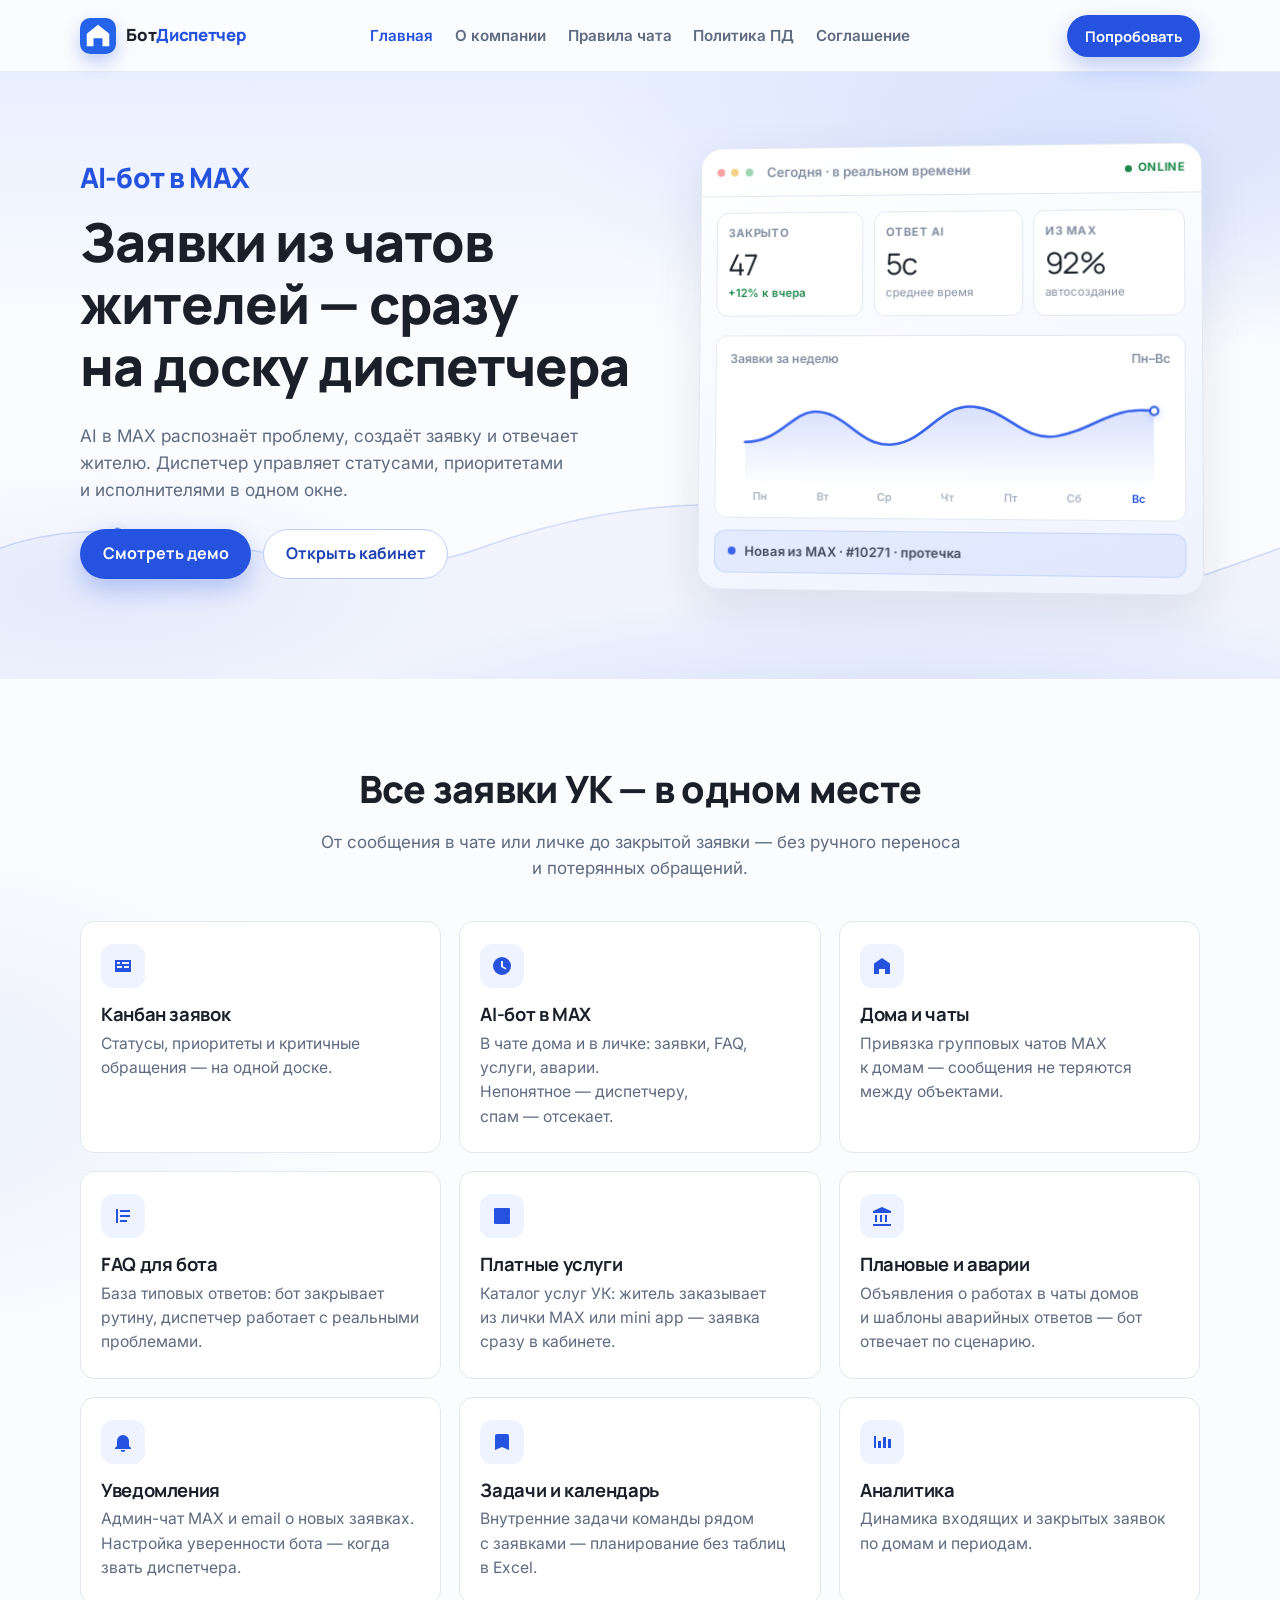
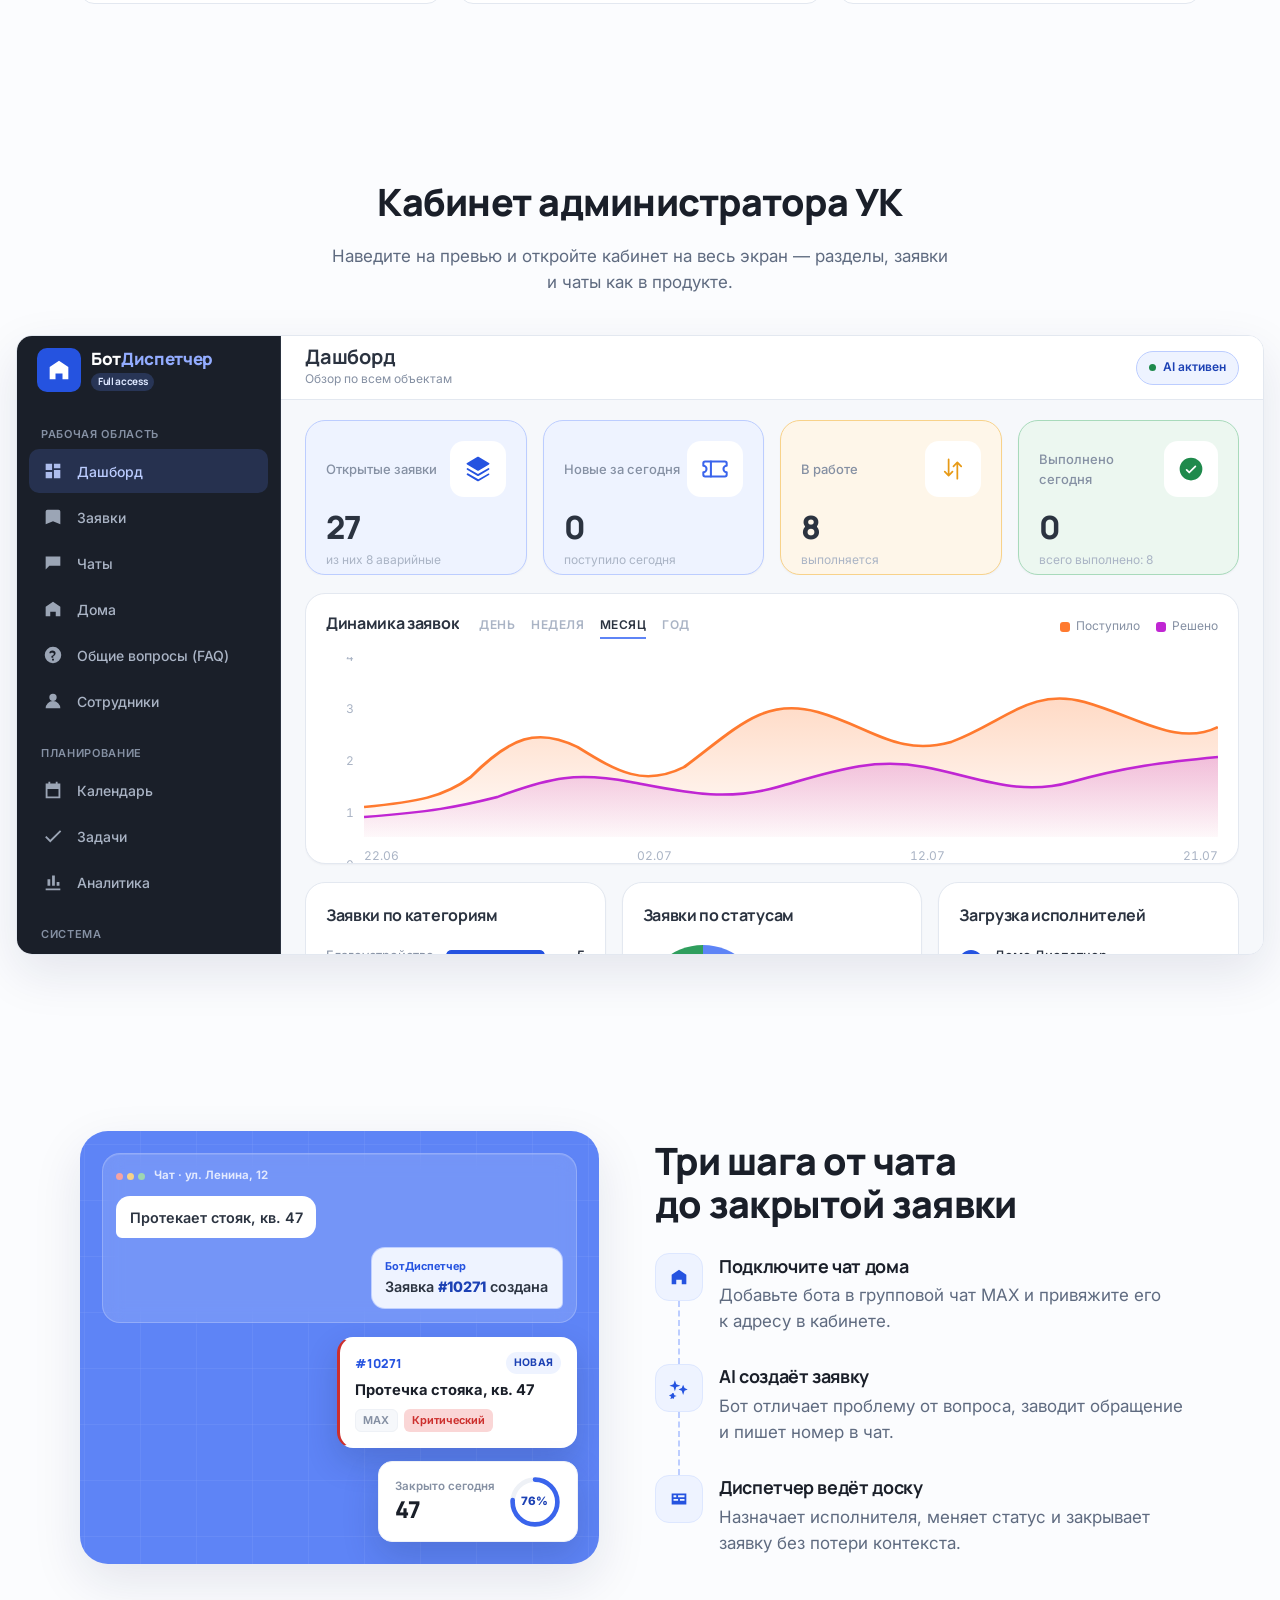
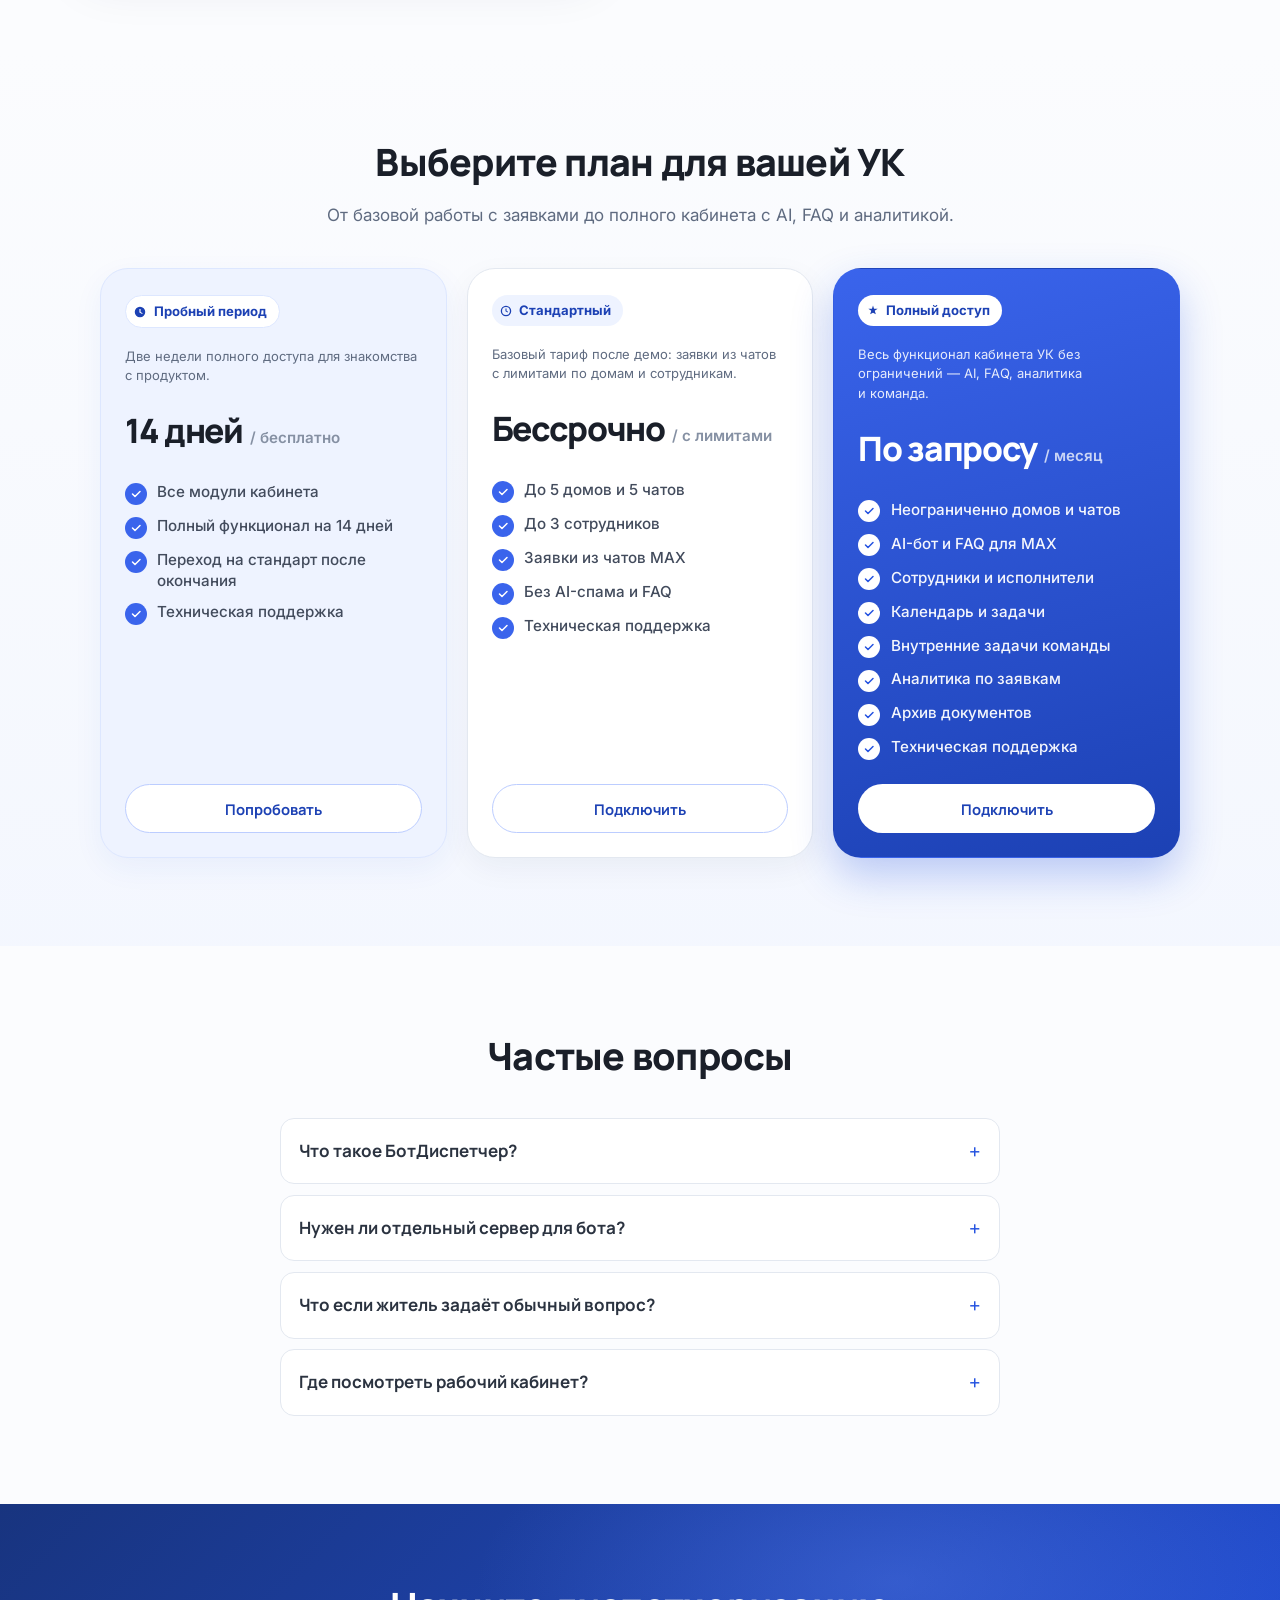
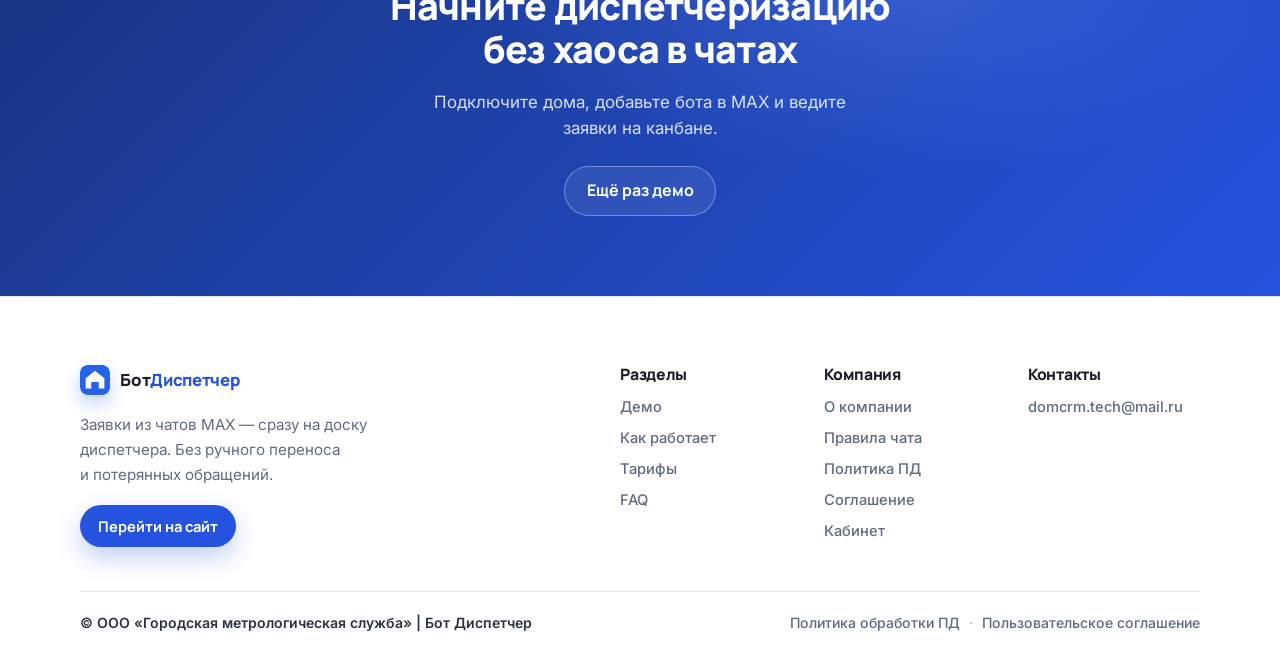
<file: index.html>
<!doctype html>
<html lang="ru">
  <head>
    <meta charset="UTF-8" />
    <meta name="viewport" content="width=device-width, initial-scale=1.0" />
    <title>БотДиспетчер — диспетчеризация заявок для УК</title>
    <meta
      name="description"
      content="Платформа управления зданиями и заявками с AI-ботом в MAX. Заявки из чатов жителей — на доску заявок диспетчера автоматически."
    />
    <link rel="preconnect" href="https://fonts.googleapis.com" />
    <link rel="preconnect" href="https://fonts.gstatic.com" crossorigin />
    <link
      href="https://fonts.googleapis.com/css2?family=Inter:wght@400;500;600;700&family=Manrope:wght@500;600;700;800&display=swap"
      rel="stylesheet"
    />
    <link rel="icon" href="public/favicon.svg" type="image/svg+xml" />
    <link rel="stylesheet" href="css/styles.css" />
    <link rel="stylesheet" href="css/cabinet.css" />
    <!-- Yandex.Metrika counter -->
    <script type="text/javascript">
    (function(m,e,t,r,i,k,a){
        m[i]=m[i]||function(){(m[i].a=m[i].a||[]).push(arguments)};
        m[i].l=1*new Date();
        for (var j = 0; j < document.scripts.length; j++) {if (document.scripts[j].src === r) { return; }}
        k=e.createElement(t),a=e.getElementsByTagName(t)[0],k.async=1,k.src=r,a.parentNode.insertBefore(k,a)
    })(window, document,'script','https://mc.yandex.ru/metrika/tag.js?id=112716961', 'ym');

    ym(112716961, 'init', {ssr:true, webvisor:true, clickmap:true, ecommerce:"dataLayer", referrer: document.referrer, url: location.href, accurateTrackBounce:true, trackLinks:true});
    </script>
    <noscript><div><img src="https://mc.yandex.ru/watch/112716961" style="position:absolute; left:-9999px;" alt="" /></div></noscript>
  </head>
  <body>
    <header class="site-header" id="top">
      <div class="container header-inner">
        <a class="brand" href="#top" aria-label="БотДиспетчер">
          <span class="brand__mark" aria-hidden="true">
            <img src="public/favicon.svg" width="36" height="36" alt="" />
          </span>
          <span class="brand__text">Бот<span>Диспетчер</span></span>
        </a>

        <nav class="nav" id="nav" aria-label="Основная навигация">
          <a href="index.html" aria-current="page">Главная</a>
          <a href="about.html">О компании</a>
          <a href="rules.html">Правила чата</a>
          <a href="privacy-policy.html">Политика ПД</a>
          <a href="user-agreement.html">Соглашение</a>
          <button
            type="button"
            class="btn btn--primary nav__cta"
            data-lead-open
            data-tariff="trial"
          >
            Попробовать
          </button>
        </nav>

        <div class="header-actions">
          <button
            type="button"
            class="btn btn--primary"
            data-lead-open
            data-tariff="trial"
          >
            Попробовать
          </button>
          <button
            class="nav-toggle"
            id="navToggle"
            type="button"
            aria-label="Меню"
            aria-expanded="false"
          >
            <span></span><span></span><span></span>
          </button>
        </div>
      </div>
    </header>

    <main>
      <!-- HERO -->
      <section class="hero">
        <div class="hero__glow" aria-hidden="true"></div>
        <div class="hero-wave" aria-hidden="true">
          <svg
            class="hero-wave__svg"
            viewBox="0 0 1200 400"
            preserveAspectRatio="none"
            xmlns="http://www.w3.org/2000/svg"
          >
            <path
              class="hero-wave__fill"
              d="M0 220 C150 140 300 300 450 220 S750 140 900 220 S1050 300 1200 220 V400 H0 Z"
            />
            <path
              id="heroWavePath"
              class="hero-wave__line"
              fill="none"
              d="M0 220 C150 140 300 300 450 220 S750 140 900 220 S1050 300 1200 220"
            />
          </svg>
          <span class="hero-wave__ball" id="heroWaveBall"></span>
        </div>
        <div class="container hero__grid">
          <div class="hero__copy">
            <p class="hero__brand">AI-бот в MAX</p>
            <h1>
              Заявки из&nbsp;чатов жителей&nbsp;&mdash; сразу на&nbsp;доску
              диспетчера
            </h1>
            <p class="hero__lead">
              AI&nbsp;в&nbsp;MAX распознаёт проблему, создаёт заявку
              и&nbsp;отвечает жителю. Диспетчер управляет статусами,
              приоритетами и&nbsp;исполнителями в одном окне.
            </p>
            <div class="hero__cta">
              <a class="btn btn--primary btn--lg" href="#demo">Смотреть демо</a>
              <a
                class="btn btn--outline btn--lg"
                href="https://domcrm.tech"
                target="_blank"
                rel="noopener"
                >Открыть кабинет</a
              >
            </div>
          </div>

          <div class="hero__visual" aria-hidden="true">
            <div class="hero-stats-tilt" id="heroStatsTilt">
              <div class="hero-stats">
                <div class="hero-stats__bar">
                  <span class="dot"></span><span class="dot"></span
                  ><span class="dot"></span>
                  <span class="hero-stats__title"
                    >Сегодня · в реальном времени</span
                  >
                  <span class="hero-stats__live"><i></i> online</span>
                </div>

                <div class="hero-stats__kpis">
                  <div class="hero-kpi">
                    <span class="hero-kpi__label">Закрыто</span>
                    <strong class="hero-kpi__value"
                      ><span data-count="47" data-suffix="">0</span></strong
                    >
                    <span class="hero-kpi__hint hero-kpi__hint--up"
                      >+12% к вчера</span
                    >
                  </div>
                  <div class="hero-kpi">
                    <span class="hero-kpi__label">Ответ AI</span>
                    <strong class="hero-kpi__value"
                      ><span data-count="5" data-suffix="с">0</span></strong
                    >
                    <span class="hero-kpi__hint">среднее время</span>
                  </div>
                  <div class="hero-kpi">
                    <span class="hero-kpi__label">Из MAX</span>
                    <strong class="hero-kpi__value"
                      ><span data-count="92" data-suffix="%">0</span></strong
                    >
                    <span class="hero-kpi__hint">автосоздание</span>
                  </div>
                </div>

                <div class="hero-stats__chart">
                  <div class="hero-chart__head">
                    <span>Заявки за неделю</span>
                    <span>Пн–Вс</span>
                  </div>
                  <div class="hero-chart__wave">
                    <svg
                      class="hero-chart__svg"
                      viewBox="-14 0 388 120"
                      preserveAspectRatio="none"
                      aria-hidden="true"
                    >
                      <defs>
                        <linearGradient
                          id="heroWaveFill"
                          gradientUnits="userSpaceOnUse"
                          x1="0"
                          y1="28"
                          x2="0"
                          y2="120"
                        >
                          <stop
                            offset="0%"
                            stop-color="#5e84f6"
                            stop-opacity="0.26"
                          />
                          <stop
                            offset="100%"
                            stop-color="#5e84f6"
                            stop-opacity="0"
                          />
                        </linearGradient>
                      </defs>
                      <path
                        class="hero-chart__area"
                        d="M0 120 V72 C30 72 42 40 60 38 C90 35 102 78 132 74 C162 70 174 28 204 32 C234 36 246 70 276 64 C306 58 324 30 360 36 V120 Z"
                      />
                      <path
                        id="heroChartLine"
                        class="hero-chart__line"
                        fill="none"
                        d="M0 72 C30 72 42 40 60 38 C90 35 102 78 132 74 C162 70 174 28 204 32 C234 36 246 70 276 64 C306 58 324 30 360 36"
                      />
                    </svg>
                    <span class="hero-chart__dot" id="heroChartDot"></span>
                    <div class="hero-chart__labels">
                      <span>Пн</span><span>Вт</span><span>Ср</span
                      ><span>Чт</span><span>Пт</span><span>Сб</span
                      ><span>Вс</span>
                    </div>
                  </div>
                </div>

                <div class="hero-stats__feed">
                  <span class="hero-stats__feed-dot"></span>
                  <span class="hero-stats__feed-text"
                    >Новая из MAX · #10271 · протечка</span
                  >
                </div>
              </div>
            </div>
          </div>
        </div>
      </section>

      <!-- FEATURES -->
      <section class="section" id="features">
        <div class="container">
          <header class="section-head">
            <h2>Все заявки УК&nbsp;&mdash; в&nbsp;одном месте</h2>
            <p class="section-lead">
              От&nbsp;сообщения в&nbsp;чате или личке до&nbsp;закрытой
              заявки&nbsp;&mdash; без ручного переноса и потерянных обращений.
            </p>
          </header>

          <div class="feature-grid">
            <article class="feature">
              <div class="feature__icon" aria-hidden="true">
                <svg width="24" height="24" viewBox="0 0 24 24" fill="none">
                  <path
                    d="M4 6h16v12H4V6Zm2 2v2h3V8H6Zm5 0v2h7V8h-7Zm-5 4v2h5v-2H6Zm7 0v2h5v-2h-5Z"
                    fill="currentColor"
                  />
                </svg>
              </div>
              <h3>Канбан заявок</h3>
              <p>
                Статусы, приоритеты и&nbsp;критичные обращения&nbsp;&mdash;
                на&nbsp;одной доске.
              </p>
            </article>
            <article class="feature">
              <div class="feature__icon" aria-hidden="true">
                <svg width="24" height="24" viewBox="0 0 24 24" fill="none">
                  <path
                    d="M12 3a9 9 0 1 0 0 18 9 9 0 0 0 0-18Zm1 4v5.2l3.5 2.1-.8 1.3L11 13V7h2Z"
                    fill="currentColor"
                  />
                </svg>
              </div>
              <h3>AI-бот в MAX</h3>
              <p>
                В&nbsp;чате дома и&nbsp;в&nbsp;личке: заявки, FAQ, услуги,
                аварии. <br />Непонятное&nbsp;&mdash; диспетчеру,
                спам&nbsp;&mdash;&nbsp;отсекает.
              </p>
            </article>
            <article class="feature">
              <div class="feature__icon" aria-hidden="true">
                <svg width="24" height="24" viewBox="0 0 24 24" fill="none">
                  <path
                    d="M4 20V9.5L12 4l8 5.5V20h-5v-5H9v5H4Z"
                    fill="currentColor"
                  />
                </svg>
              </div>
              <h3>Дома и чаты</h3>
              <p>
                Привязка групповых чатов MAX к&nbsp;домам&nbsp;&mdash; сообщения
                не&nbsp;теряются между объектами.
              </p>
            </article>
            <article class="feature">
              <div class="feature__icon" aria-hidden="true">
                <svg width="24" height="24" viewBox="0 0 24 24" fill="none">
                  <path
                    d="M5 19V5h2v14H5Zm4-8h10v2H9v-2Zm0-5h10v2H9V6Zm0 10h7v2H9v-2Z"
                    fill="currentColor"
                  />
                </svg>
              </div>
              <h3>FAQ для бота</h3>
              <p>
                База типовых ответов: бот закрывает рутину, диспетчер работает с
                реальными проблемами.
              </p>
            </article>
            <article class="feature">
              <div class="feature__icon" aria-hidden="true">
                <svg width="24" height="24" viewBox="0 0 24 24" fill="none">
                  <path
                    d="M7 7h10v2H7V7Zm0 4h10v2H7v-2Zm0 4h7v2H7v-2ZM5 4h14a1 1 0 0 1 1 1v14a1 1 0 0 1-1 1H5a1 1 0 0 1-1-1V5a1 1 0 0 1 1-1Z"
                    fill="currentColor"
                  />
                </svg>
              </div>
              <h3>Платные услуги</h3>
              <p>
                Каталог услуг УК: житель заказывает из&nbsp;лички MAX или mini
                app&nbsp;&mdash; заявка сразу в&nbsp;кабинете.
              </p>
            </article>
            <article class="feature">
              <div class="feature__icon" aria-hidden="true">
                <svg width="24" height="24" viewBox="0 0 24 24" fill="none">
                  <path
                    d="M12 3 3 7v2h18V7L12 3Zm-7 8v7h2v-7H5Zm5 0v7h2v-7h-2Zm5 0v7h2v-7h-2ZM3 20h18v2H3v-2Z"
                    fill="currentColor"
                  />
                </svg>
              </div>
              <h3>Плановые и аварии</h3>
              <p>
                Объявления о&nbsp;работах в&nbsp;чаты домов и&nbsp;шаблоны
                аварийных ответов&nbsp;&mdash; бот отвечает по&nbsp;сценарию.
              </p>
            </article>
            <article class="feature">
              <div class="feature__icon" aria-hidden="true">
                <svg width="24" height="24" viewBox="0 0 24 24" fill="none">
                  <path
                    d="M12 22a2.5 2.5 0 0 0 2.45-2h-4.9A2.5 2.5 0 0 0 12 22Zm6-6V11a6 6 0 1 0-12 0v5l-2 2v1h16v-1l-2-2Z"
                    fill="currentColor"
                  />
                </svg>
              </div>
              <h3>Уведомления</h3>
              <p>
                Админ-чат MAX и&nbsp;email о&nbsp;новых заявках. Настройка
                уверенности бота&nbsp;&mdash; когда звать диспетчера.
              </p>
            </article>
            <article class="feature">
              <div class="feature__icon" aria-hidden="true">
                <svg width="24" height="24" viewBox="0 0 24 24" fill="none">
                  <path
                    d="M7 4h10a2 2 0 0 1 2 2v14l-7-3-7 3V6a2 2 0 0 1 2-2Z"
                    fill="currentColor"
                  />
                </svg>
              </div>
              <h3>Задачи и календарь</h3>
              <p>
                Внутренние задачи команды рядом с&nbsp;заявками&nbsp;&mdash;
                планирование без таблиц в&nbsp;Excel.
              </p>
            </article>
            <article class="feature">
              <div class="feature__icon" aria-hidden="true">
                <svg width="24" height="24" viewBox="0 0 24 24" fill="none">
                  <path
                    d="M4 18V6h2v12H4Zm4-7h3v7H8v-7Zm5-4h3v11h-3V7Zm5 2h3v9h-3V9Z"
                    fill="currentColor"
                  />
                </svg>
              </div>
              <h3>Аналитика</h3>
              <p>
                Динамика входящих и&nbsp;закрытых заявок по&nbsp;домам
                и&nbsp;периодам.
              </p>
            </article>
          </div>
        </div>
      </section>

      <!-- INTERACTIVE DEMO -->
      <section class="section section--demo" id="demo">
        <div class="container container--wide">
          <header class="section-head">
            <h2>Кабинет администратора УК</h2>
            <p class="section-lead section-lead--desktop">
              Наведите на&nbsp;превью и&nbsp;откройте кабинет на&nbsp;весь
              экран&nbsp;&mdash; разделы, заявки и&nbsp;чаты как
              в&nbsp;продукте.
            </p>
            <p class="section-lead section-lead--mobile">
              Откройте демо кабинета&nbsp;&mdash; разделы, заявки и&nbsp;чаты
              как в&nbsp;продукте.
            </p>
          </header>

          <a
            class="demo-mobile"
            href="https://domcrm.tech"
            target="_blank"
            rel="noopener"
          >
            <img
              class="demo-mobile__img"
              src="public/IMG_5357.jpg"
              alt="Демо кабинета администратора БотДиспетчер"
              width="780"
              height="1688"
              loading="lazy"
              decoding="async"
            />
            <span class="demo-mobile__overlay">
              <span class="btn btn--primary btn--lg">Открыть демо</span>
            </span>
          </a>

          <div class="demo-frame" id="demoFrame">
            <div
              class="cabinet-demo"
              id="cabinetDemo"
              aria-label="Демо кабинета администратора БотДиспетчер"
            >
              <div class="app-shell">
                <aside class="app-sidebar">
                  <div class="app-sidebar__brand">
                    <span class="app-sidebar__logo" aria-hidden="true">
                      <svg
                        width="28"
                        height="28"
                        viewBox="0 0 24 24"
                        fill="currentColor"
                      >
                        <path d="M4 20V9.5L12 4l8 5.5V20h-5v-5H9v5H4Z" />
                      </svg>
                    </span>
                    <div class="app-sidebar__title">
                      <div>
                        Бот<span class="app-sidebar__title-accent"
                          >Диспетчер</span
                        >
                      </div>
                      <span class="app-sidebar__demo-badge">Full access</span>
                    </div>
                  </div>

                  <nav
                    class="app-sidebar__nav"
                    id="cabinetNav"
                    aria-label="Разделы кабинета"
                  >
                    <div class="app-sidebar__section">
                      <p class="app-sidebar__section-title">Рабочая область</p>
                      <button
                        type="button"
                        class="app-sidebar__link app-sidebar__link--active"
                        data-screen="dashboard"
                      >
                        <span class="app-sidebar__link-icon"
                          ><svg viewBox="0 0 24 24" fill="currentColor">
                            <path
                              d="M4 4h7v7H4V4Zm9 0h7v5h-7V4ZM4 13h7v7H4v-7Zm9-2h7v9h-7v-9Z"
                            /></svg
                        ></span>
                        <span class="app-sidebar__link-label">Дашборд</span>
                      </button>
                      <button
                        type="button"
                        class="app-sidebar__link"
                        data-screen="requests"
                      >
                        <span class="app-sidebar__link-icon"
                          ><svg viewBox="0 0 24 24" fill="currentColor">
                            <path
                              d="M6 4h12a2 2 0 0 1 2 2v14l-8-3.5L4 20V6a2 2 0 0 1 2-2Z"
                            /></svg
                        ></span>
                        <span class="app-sidebar__link-label">Заявки</span>
                      </button>
                      <button
                        type="button"
                        class="app-sidebar__link"
                        data-screen="chats"
                      >
                        <span class="app-sidebar__link-icon"
                          ><svg viewBox="0 0 24 24" fill="currentColor">
                            <path d="M4 5h16v10H8l-4 4V5Z" /></svg
                        ></span>
                        <span class="app-sidebar__link-label">Чаты</span>
                      </button>
                      <button
                        type="button"
                        class="app-sidebar__link"
                        data-screen="buildings"
                      >
                        <span class="app-sidebar__link-icon"
                          ><svg viewBox="0 0 24 24" fill="currentColor">
                            <path
                              d="M4 20V9.5L12 4l8 5.5V20h-5v-5H9v5H4Z"
                            /></svg
                        ></span>
                        <span class="app-sidebar__link-label">Дома</span>
                      </button>
                      <button
                        type="button"
                        class="app-sidebar__link"
                        data-screen="faq"
                      >
                        <span class="app-sidebar__link-icon"
                          ><svg viewBox="0 0 24 24" fill="currentColor">
                            <path
                              d="M12 3a9 9 0 1 0 0 18 9 9 0 0 0 0-18Zm-1 13h2v2h-2v-2Zm2.2-3.1-.9.5V15h-2v-1.8l1.8-1c.5-.3.8-.7.8-1.2 0-.8-.6-1.4-1.5-1.4S9.8 9.4 9.8 10H8c0-1.8 1.4-3 3.4-3S14.8 8.2 14.8 10c0 1.1-.5 1.9-1.6 2.9Z"
                            /></svg
                        ></span>
                        <span class="app-sidebar__link-label"
                          >Общие вопросы (FAQ)</span
                        >
                      </button>
                      <button
                        type="button"
                        class="app-sidebar__link"
                        data-screen="staff"
                      >
                        <span class="app-sidebar__link-icon"
                          ><svg viewBox="0 0 24 24" fill="currentColor">
                            <path
                              d="M12 12a4 4 0 1 0-4-4 4 4 0 0 0 4 4Zm-8 8a8 8 0 0 1 16 0H4Z"
                            /></svg
                        ></span>
                        <span class="app-sidebar__link-label">Сотрудники</span>
                      </button>
                    </div>
                    <div class="app-sidebar__section">
                      <p class="app-sidebar__section-title">Планирование</p>
                      <button
                        type="button"
                        class="app-sidebar__link"
                        data-screen="calendar"
                      >
                        <span class="app-sidebar__link-icon"
                          ><svg viewBox="0 0 24 24" fill="currentColor">
                            <path
                              d="M7 3h2v2h6V3h2v2h3v16H4V5h3V3Zm11 8H6v8h12v-8Z"
                            /></svg
                        ></span>
                        <span class="app-sidebar__link-label">Календарь</span>
                      </button>
                      <button
                        type="button"
                        class="app-sidebar__link"
                        data-screen="tasks"
                      >
                        <span class="app-sidebar__link-icon"
                          ><svg viewBox="0 0 24 24" fill="currentColor">
                            <path
                              d="M9 16.2 4.8 12l-1.4 1.4L9 19 21 7l-1.4-1.4L9 16.2Z"
                            /></svg
                        ></span>
                        <span class="app-sidebar__link-label">Задачи</span>
                      </button>
                      <button
                        type="button"
                        class="app-sidebar__link"
                        data-screen="analytics"
                      >
                        <span class="app-sidebar__link-icon"
                          ><svg viewBox="0 0 24 24" fill="currentColor">
                            <path
                              d="M4 19h16v2H4v-2Zm2-3h3v-7H6v7Zm5 0h3V5h-3v11Zm5 0h3v-4h-3v4Z"
                            /></svg
                        ></span>
                        <span class="app-sidebar__link-label">Аналитика</span>
                      </button>
                    </div>
                    <div class="app-sidebar__section">
                      <p class="app-sidebar__section-title">Система</p>
                      <button
                        type="button"
                        class="app-sidebar__link"
                        data-screen="documents"
                      >
                        <span class="app-sidebar__link-icon"
                          ><svg viewBox="0 0 24 24" fill="currentColor">
                            <path
                              d="M6 2h9l5 5v15H6V2Zm8 1.5V8h4.5L14 3.5Z"
                            /></svg
                        ></span>
                        <span class="app-sidebar__link-label">Документы</span>
                      </button>
                      <button
                        type="button"
                        class="app-sidebar__link"
                        data-screen="tariffs"
                      >
                        <span class="app-sidebar__link-icon"
                          ><svg viewBox="0 0 24 24" fill="currentColor">
                            <path
                              d="M7 4h8a4 4 0 0 1 0 8H9v2h5v2H9v4H7v-4H5v-2h2v-2H5V4h2Zm2 2v4h6a2 2 0 0 0 0-4H9Z"
                            /></svg
                        ></span>
                        <span class="app-sidebar__link-label">Тарифы</span>
                      </button>
                    </div>
                  </nav>

                  <div class="app-sidebar__footer">
                    <span class="hd-avatar" aria-hidden="true">
                      <span class="hd-avatar__circle">А</span>
                      <span class="hd-avatar__presence"></span>
                    </span>
                    <div>
                      <div class="app-sidebar__footer-name">Админ УК</div>
                      <div class="app-sidebar__footer-role">Администратор</div>
                    </div>
                  </div>
                </aside>

                <div class="app-shell__main">
                  <header class="app-topbar">
                    <div>
                      <h3 class="app-topbar__title" id="pageTitle">Дашборд</h3>
                      <p class="app-topbar__subtitle" id="pageSub">
                        Обзор по всем объектам
                      </p>
                    </div>
                    <div class="app-topbar__spacer"></div>
                    <div class="app-topbar__ai">
                      <span class="app-topbar__ai-dot"></span> AI активен
                    </div>
                  </header>

                  <div class="app-shell__content">
                    <!-- Requests -->
                    <div
                      class="page requests-page"
                      data-screen-panel="requests"
                    >
                      <div class="requests-filters">
                        <div class="hd-search">
                          <span class="hd-search__icon" aria-hidden="true">
                            <svg
                              width="16"
                              height="16"
                              viewBox="0 0 24 24"
                              fill="none"
                              stroke="currentColor"
                              stroke-width="2"
                            >
                              <circle cx="11" cy="11" r="7" />
                              <path d="M20 20l-3.5-3.5" />
                            </svg>
                          </span>
                          <span class="hd-search__placeholder"
                            >Поиск по заявкам, жителям, тегам…</span
                          >
                        </div>
                        <div class="hd-select-mock">Все дома</div>
                        <div class="hd-select-mock">Все статусы</div>
                        <div class="hd-select-mock">Все исполнители</div>
                        <div class="hd-select-mock">Все даты</div>
                        <div class="requests-filters__spacer"></div>
                        <span class="hd-btn">+ Новая заявка</span>
                      </div>

                      <div class="requests-tabs">
                        <div class="hd-tabs" id="prioTabs" role="tablist">
                          <button
                            type="button"
                            class="hd-tabs__tab hd-tabs__tab--active"
                            data-prio="all"
                          >
                            Все
                            <span class="hd-tabs__count" id="prioAll">0</span>
                          </button>
                          <button
                            type="button"
                            class="hd-tabs__tab hd-tabs__tab--error"
                            data-prio="critical"
                          >
                            Критичные
                            <span class="hd-tabs__count" id="prioCritical"
                              >0</span
                            >
                          </button>
                          <button
                            type="button"
                            class="hd-tabs__tab hd-tabs__tab--warning"
                            data-prio="high"
                          >
                            Высокий
                            <span class="hd-tabs__count" id="prioHigh">0</span>
                          </button>
                          <button
                            type="button"
                            class="hd-tabs__tab hd-tabs__tab--brand"
                            data-prio="medium"
                          >
                            Средний
                            <span class="hd-tabs__count" id="prioMedium"
                              >0</span
                            >
                          </button>
                          <button
                            type="button"
                            class="hd-tabs__tab hd-tabs__tab--neutral"
                            data-prio="low"
                          >
                            Низкий
                            <span class="hd-tabs__count" id="prioLow">0</span>
                          </button>
                        </div>
                        <div class="requests-filters__spacer"></div>
                        <div class="hd-tabs" id="viewTabs" role="tablist">
                          <button
                            type="button"
                            class="hd-tabs__tab hd-tabs__tab--active"
                            data-view="kanban"
                          >
                            Канбан
                          </button>
                          <button
                            type="button"
                            class="hd-tabs__tab"
                            data-view="table"
                          >
                            Таблица
                          </button>
                          <button
                            type="button"
                            class="hd-tabs__tab"
                            data-view="grid"
                          >
                            Карточки
                          </button>
                        </div>
                      </div>

                      <div class="requests-workspace" id="requestsWorkspace">
                        <div id="kanbanView" class="kanban">
                          <div class="kanban__col" data-status="new">
                            <div
                              class="kanban__head"
                              style="border-top-color: #5e84f6"
                            >
                              <span class="kanban__head-label">Новая</span>
                              <span class="kanban__head-count" data-count="new"
                                >0</span
                              >
                            </div>
                            <div class="kanban__list" data-list="new"></div>
                          </div>
                          <div class="kanban__col" data-status="assigned">
                            <div
                              class="kanban__head"
                              style="border-top-color: #1c41b4"
                            >
                              <span class="kanban__head-label">Назначена</span>
                              <span
                                class="kanban__head-count"
                                data-count="assigned"
                                >0</span
                              >
                            </div>
                            <div
                              class="kanban__list"
                              data-list="assigned"
                            ></div>
                          </div>
                          <div class="kanban__col" data-status="in_progress">
                            <div
                              class="kanban__head"
                              style="border-top-color: #e79a16"
                            >
                              <span class="kanban__head-label">В работе</span>
                              <span
                                class="kanban__head-count"
                                data-count="in_progress"
                                >0</span
                              >
                            </div>
                            <div
                              class="kanban__list"
                              data-list="in_progress"
                            ></div>
                          </div>
                          <div class="kanban__col" data-status="done">
                            <div
                              class="kanban__head"
                              style="border-top-color: #1f8a4c"
                            >
                              <span class="kanban__head-label">Выполнена</span>
                              <span class="kanban__head-count" data-count="done"
                                >0</span
                              >
                            </div>
                            <div class="kanban__list" data-list="done"></div>
                          </div>
                        </div>

                        <div class="requests-table-wrap" id="tableView" hidden>
                          <table class="requests-table">
                            <thead>
                              <tr>
                                <th>№</th>
                                <th>Заявка</th>
                                <th>Приоритет</th>
                                <th>Статус</th>
                                <th>Житель</th>
                              </tr>
                            </thead>
                            <tbody id="tableBody"></tbody>
                          </table>
                        </div>

                        <div class="ticket-grid" id="gridView" hidden></div>
                      </div>
                    </div>

                    <div class="page is-active" data-screen-panel="dashboard">
                      <div class="kpi-grid">
                        <div
                          class="kpi-card"
                          style="background: #eef3ff; border-color: #bccdff"
                        >
                          <div class="kpi-card__head">
                            <span class="kpi-card__label">Открытые заявки</span>
                            <span
                              class="kpi-card__icon"
                              style="background: #fff; color: #2553e0"
                            >
                              <svg
                                width="28"
                                height="28"
                                viewBox="0 0 256 256"
                                fill="currentColor"
                                aria-hidden="true"
                              >
                                <path
                                  d="M230.91,172A8,8,0,0,1,228,182.91l-96,56a8,8,0,0,1-8.19,0l-96-56A8,8,0,0,1,39.09,169l92,53.65,92-53.65A8,8,0,0,1,230.91,172ZM220,121.09l-92,53.65L36,121.09A8,8,0,0,0,28,134.91l96,56a8,8,0,0,0,8.19,0l96-56A8,8,0,1,0,220,121.09ZM28,86.91l96,56a8,8,0,0,0,8.19,0l96-56a8,8,0,0,0,0-13.82l-96-56a8,8,0,0,0-8.19,0l-96,56a8,8,0,0,0,0,13.82Z"
                                />
                              </svg>
                            </span>
                          </div>
                          <div class="kpi-card__value">27</div>
                          <div class="kpi-card__foot">
                            <span class="kpi-card__sub"
                              >из них 8 аварийные</span
                            >
                          </div>
                        </div>
                        <div
                          class="kpi-card"
                          style="background: #eef3ff; border-color: #bccdff"
                        >
                          <div class="kpi-card__head">
                            <span class="kpi-card__label"
                              >Новые за сегодня</span
                            >
                            <span
                              class="kpi-card__icon"
                              style="background: #fff; color: #3a64ec"
                            >
                              <svg
                                width="28"
                                height="28"
                                viewBox="0 0 24 24"
                                fill="none"
                                stroke="currentColor"
                                stroke-width="1.75"
                                stroke-linecap="round"
                                stroke-linejoin="round"
                                aria-hidden="true"
                              >
                                <path
                                  d="M3.5 5.5h17A1.5 1.5 0 0 1 22 7v2.25a2.75 2.75 0 0 0 0 5.5V17a1.5 1.5 0 0 1-1.5 1.5h-17A1.5 1.5 0 0 1 2 17v-2.25a2.75 2.75 0 0 0 0-5.5V7A1.5 1.5 0 0 1 3.5 5.5Z"
                                />
                                <path d="M8.5 5.5v13" />
                              </svg>
                            </span>
                          </div>
                          <div class="kpi-card__value">0</div>
                          <div class="kpi-card__foot">
                            <span class="kpi-card__sub">поступило сегодня</span>
                          </div>
                        </div>
                        <div
                          class="kpi-card"
                          style="background: #fef6e9; border-color: #f8d28a"
                        >
                          <div class="kpi-card__head">
                            <span class="kpi-card__label">В работе</span>
                            <span
                              class="kpi-card__icon"
                              style="background: #fff; color: #e79a16"
                            >
                              <svg
                                width="28"
                                height="28"
                                viewBox="0 0 256 256"
                                fill="currentColor"
                                aria-hidden="true"
                              >
                                <path
                                  d="M80,40V168.69L58.34,147a8,8,0,0,0-11.32,11.32l35.32,35.31a8,8,0,0,0,11.32,0L129,158.35A8,8,0,0,0,117.66,147L96,168.69V40a8,8,0,0,0-16,0Z"
                                />
                                <path
                                  d="M208.66,97.66,173.34,62.35a8,8,0,0,0-11.32,0L126.7,97.66A8,8,0,0,0,138,109l21.66-21.65V216a8,8,0,0,0,16,0V87.31L197.34,109a8,8,0,0,0,11.32-11.32Z"
                                />
                              </svg>
                            </span>
                          </div>
                          <div class="kpi-card__value">8</div>
                          <div class="kpi-card__foot">
                            <span class="kpi-card__sub">выполняется</span>
                          </div>
                        </div>
                        <div
                          class="kpi-card"
                          style="background: #ecf7f0; border-color: #a8dabb"
                        >
                          <div class="kpi-card__head">
                            <span class="kpi-card__label"
                              >Выполнено сегодня</span
                            >
                            <span
                              class="kpi-card__icon"
                              style="background: #fff; color: #1f8a4c"
                            >
                              <svg
                                width="28"
                                height="28"
                                viewBox="0 0 256 256"
                                fill="currentColor"
                                aria-hidden="true"
                              >
                                <path
                                  d="M128,24A104,104,0,1,0,232,128,104.11,104.11,0,0,0,128,24Zm45.66,85.66-56,56a8,8,0,0,1-11.32,0l-24-24a8,8,0,0,1,11.32-11.32L112,148.69l50.34-50.35a8,8,0,0,1,11.32,11.32Z"
                                />
                              </svg>
                            </span>
                          </div>
                          <div class="kpi-card__value">0</div>
                          <div class="kpi-card__foot">
                            <span class="kpi-card__sub"
                              >всего выполнено: 8</span
                            >
                          </div>
                        </div>
                      </div>

                      <div class="hd-card dynamics-chart">
                        <div class="card-head dynamics-chart__head">
                          <div class="dynamics-chart__titles">
                            <h3 class="hd-h3">Динамика заявок</h3>
                            <div class="dynamics-chart__tabs" role="tablist">
                              <button
                                type="button"
                                class="dynamics-chart__tab"
                                data-period="day"
                              >
                                День
                              </button>
                              <button
                                type="button"
                                class="dynamics-chart__tab"
                                data-period="week"
                              >
                                Неделя
                              </button>
                              <button
                                type="button"
                                class="dynamics-chart__tab is-active"
                                data-period="month"
                              >
                                Месяц
                              </button>
                              <button
                                type="button"
                                class="dynamics-chart__tab"
                                data-period="year"
                              >
                                Год
                              </button>
                            </div>
                          </div>
                          <div class="legend">
                            <span class="legend__item"
                              ><span
                                class="legend__swatch"
                                style="background: #ff7a2f"
                              ></span
                              >Поступило</span
                            >
                            <span class="legend__item"
                              ><span
                                class="legend__swatch"
                                style="background: #c026d3"
                              ></span
                              >Решено</span
                            >
                          </div>
                        </div>
                        <div class="area-chart">
                          <div class="area-chart__body">
                            <div class="area-chart__y" aria-hidden="true">
                              <span class="area-chart__y-tick" style="top: 0%"
                                >4</span
                              >
                              <span class="area-chart__y-tick" style="top: 25%"
                                >3</span
                              >
                              <span class="area-chart__y-tick" style="top: 50%"
                                >2</span
                              >
                              <span class="area-chart__y-tick" style="top: 75%"
                                >1</span
                              >
                              <span class="area-chart__y-tick" style="top: 100%"
                                >0</span
                              >
                            </div>
                            <div class="area-chart__main">
                              <div class="area-chart__plot">
                                <svg
                                  class="area-chart__svg"
                                  viewBox="0 0 640 180"
                                  preserveAspectRatio="none"
                                  aria-hidden="true"
                                >
                                  <defs>
                                    <linearGradient
                                      id="incFill"
                                      x1="0"
                                      y1="0"
                                      x2="0"
                                      y2="1"
                                    >
                                      <stop
                                        offset="0%"
                                        stop-color="#ff7a2f"
                                        stop-opacity="0.28"
                                      />
                                      <stop
                                        offset="100%"
                                        stop-color="#ff7a2f"
                                        stop-opacity="0.02"
                                      />
                                    </linearGradient>
                                    <linearGradient
                                      id="resFill"
                                      x1="0"
                                      y1="0"
                                      x2="0"
                                      y2="1"
                                    >
                                      <stop
                                        offset="0%"
                                        stop-color="#c026d3"
                                        stop-opacity="0.22"
                                      />
                                      <stop
                                        offset="100%"
                                        stop-color="#c026d3"
                                        stop-opacity="0.02"
                                      />
                                    </linearGradient>
                                  </defs>
                                  <path
                                    fill="url(#incFill)"
                                    d="M0,150 C40,145 60,140 80,120 C110,80 130,70 160,90 C190,115 210,130 240,110 C280,70 300,40 340,55 C380,70 400,100 440,85 C480,65 500,30 540,45 C580,60 610,90 640,70 L640,180 L0,180 Z"
                                  />
                                  <path
                                    fill="none"
                                    stroke="#ff7a2f"
                                    stroke-width="2.5"
                                    d="M0,150 C40,145 60,140 80,120 C110,80 130,70 160,90 C190,115 210,130 240,110 C280,70 300,40 340,55 C380,70 400,100 440,85 C480,65 500,30 540,45 C580,60 610,90 640,70"
                                  />
                                  <path
                                    fill="url(#resFill)"
                                    d="M0,160 C50,155 70,150 100,140 C140,120 160,115 200,125 C240,135 270,145 310,130 C350,115 380,100 420,110 C460,120 490,140 530,125 C570,110 600,105 640,100 L640,180 L0,180 Z"
                                  />
                                  <path
                                    fill="none"
                                    stroke="#c026d3"
                                    stroke-width="2.5"
                                    d="M0,160 C50,155 70,150 100,140 C140,120 160,115 200,125 C240,135 270,145 310,130 C350,115 380,100 420,110 C460,120 490,140 530,125 C570,110 600,105 640,100"
                                  />
                                </svg>
                              </div>
                              <div class="area-chart__x" aria-hidden="true">
                                <span>22.06</span><span>02.07</span
                                ><span>12.07</span><span>21.07</span>
                              </div>
                            </div>
                          </div>
                        </div>
                      </div>

                      <div class="dash-row dash-row--3">
                        <div class="hd-card">
                          <h3 class="hd-h3 card-title">Заявки по категориям</h3>
                          <div class="cat-bars">
                            <div class="cat-bars__row">
                              <span class="cat-bars__label"
                                >Благоустройство</span
                              >
                              <div class="cat-bars__track">
                                <div
                                  class="cat-bars__fill"
                                  style="width: 100%; background: #2553e0"
                                ></div>
                              </div>
                              <span class="cat-bars__count">5</span>
                            </div>
                            <div class="cat-bars__row">
                              <span class="cat-bars__label">Водоснабжение</span>
                              <div class="cat-bars__track">
                                <div
                                  class="cat-bars__fill"
                                  style="width: 100%; background: #e79a16"
                                ></div>
                              </div>
                              <span class="cat-bars__count">5</span>
                            </div>
                            <div class="cat-bars__row">
                              <span class="cat-bars__label">Домофон</span>
                              <div class="cat-bars__track">
                                <div
                                  class="cat-bars__fill"
                                  style="width: 100%; background: #2f9e5d"
                                ></div>
                              </div>
                              <span class="cat-bars__count">5</span>
                            </div>
                            <div class="cat-bars__row">
                              <span class="cat-bars__label">Уборка</span>
                              <div class="cat-bars__track">
                                <div
                                  class="cat-bars__fill"
                                  style="width: 100%; background: #5e84f6"
                                ></div>
                              </div>
                              <span class="cat-bars__count">5</span>
                            </div>
                            <div class="cat-bars__row">
                              <span class="cat-bars__label">Отопление</span>
                              <div class="cat-bars__track">
                                <div
                                  class="cat-bars__fill"
                                  style="width: 100%; background: #c026d3"
                                ></div>
                              </div>
                              <span class="cat-bars__count">5</span>
                            </div>
                            <div class="cat-bars__row">
                              <span class="cat-bars__label">Электрика</span>
                              <div class="cat-bars__track">
                                <div
                                  class="cat-bars__fill"
                                  style="width: 100%; background: #cc2f2d"
                                ></div>
                              </div>
                              <span class="cat-bars__count">5</span>
                            </div>
                          </div>
                        </div>

                        <div class="hd-card">
                          <h3 class="hd-h3 card-title">Заявки по статусам</h3>
                          <div class="donut">
                            <div
                              class="donut__ring"
                              style="
                                background: conic-gradient(
                                  #5e84f6 0 113deg,
                                  #1c41b4 113deg 195deg,
                                  #ff7a2f 195deg 277deg,
                                  #2f9e5d 277deg 360deg
                                );
                              "
                            >
                              <div class="donut__hole">
                                <span class="donut__total">35</span>
                                <span class="donut__caption">всего</span>
                              </div>
                            </div>
                            <div class="donut__legend">
                              <div class="donut__legend-row">
                                <span
                                  class="donut__swatch"
                                  style="background: #5e84f6"
                                ></span
                                ><span class="donut__legend-label">Новые</span
                                ><span class="donut__legend-count">11</span>
                              </div>
                              <div class="donut__legend-row">
                                <span
                                  class="donut__swatch"
                                  style="background: #1c41b4"
                                ></span
                                ><span class="donut__legend-label"
                                  >Назначенные</span
                                ><span class="donut__legend-count">8</span>
                              </div>
                              <div class="donut__legend-row">
                                <span
                                  class="donut__swatch"
                                  style="background: #ff7a2f"
                                ></span
                                ><span class="donut__legend-label"
                                  >В работе</span
                                ><span class="donut__legend-count">8</span>
                              </div>
                              <div class="donut__legend-row">
                                <span
                                  class="donut__swatch"
                                  style="background: #2f9e5d"
                                ></span
                                ><span class="donut__legend-label"
                                  >Выполнены</span
                                ><span class="donut__legend-count">8</span>
                              </div>
                            </div>
                          </div>
                        </div>

                        <div class="hd-card">
                          <h3 class="hd-h3 card-title">
                            Загрузка исполнителей
                          </h3>
                          <div class="emp-load">
                            <div class="emp-load__row">
                              <span
                                class="hd-avatar"
                                style="width: 24px; height: 24px"
                                ><span
                                  class="hd-avatar__circle"
                                  style="font-size: 10px; background: #2553e0"
                                  >ДД</span
                                ></span
                              >
                              <div class="emp-load__main">
                                <div class="emp-load__name">Демо Диспетчер</div>
                                <div class="hd-meter" style="height: 8px">
                                  <div
                                    class="hd-meter__fill"
                                    style="
                                      width: 100%;
                                      height: 100%;
                                      background: #2553e0;
                                      border-radius: 999px;
                                    "
                                  ></div>
                                </div>
                              </div>
                              <span class="emp-load__pct">16</span>
                            </div>
                          </div>
                        </div>
                      </div>
                    </div>

                    <div class="page page--chats" data-screen-panel="chats">
                      <div class="chats-toolbar">
                        <div class="hd-search hd-search--wide">
                          <span class="hd-search__icon" aria-hidden="true">
                            <svg
                              width="16"
                              height="16"
                              viewBox="0 0 24 24"
                              fill="none"
                              stroke="currentColor"
                              stroke-width="2"
                            >
                              <circle cx="11" cy="11" r="7" />
                              <path d="M20 20l-3.5-3.5" />
                            </svg>
                          </span>
                          <span class="hd-search__placeholder"
                            >Поиск по&nbsp;дому, чату или тексту
                            сообщения…</span
                          >
                        </div>
                        <div class="hd-select-mock">Все дома</div>
                      </div>

                      <div class="chats-layout">
                        <div class="hd-card chats-list">
                          <div class="chats-list__head">
                            <h3 class="hd-h3">Дома и чаты</h3>
                            <span class="hd-badge hd-badge--brand">1</span>
                          </div>
                          <button
                            type="button"
                            class="chats-list__item chats-list__item--active"
                          >
                            <div class="chats-list__top">
                              <span class="chats-list__building"
                                >ЖК «Демо-Сервис»</span
                              >
                              <span class="chats-list__time">19:37</span>
                            </div>
                            <div class="chats-list__meta">
                              <span>Чат -78920385083435</span>
                              <span class="hd-badge hd-badge--warning">8</span>
                            </div>
                            <div class="chats-list__preview">
                              Бот: Спасибо! Ваше обращение принято… Номер
                              заявки: #10274
                            </div>
                          </button>
                          <button type="button" class="chats-list__item">
                            <div class="chats-list__top">
                              <span class="chats-list__building"
                                >ЖК «Алые Паруса», корп. 1</span
                              >
                              <span class="chats-list__time">вчера</span>
                            </div>
                            <div class="chats-list__meta">
                              <span>Чат -998120334</span>
                            </div>
                            <div class="chats-list__preview">
                              Бот: создана заявка HD-1038 — нет света в подъезде
                            </div>
                          </button>
                        </div>

                        <div class="hd-card chats-thread">
                          <div class="chats-thread__head">
                            <div class="chats-thread__head-body">
                              <h3 class="chats-thread__title">
                                ЖК «Демо-Сервис»
                              </h3>
                              <span class="chats-thread__sub"
                                >Чат -78920385083435 · 8 сообщений</span
                              >
                            </div>
                            <span class="chats-thread__bound"
                              >Чат привязан к MAX</span
                            >
                          </div>
                          <div class="chats-thread__messages">
                            <div class="chats-message">
                              <span
                                class="hd-avatar"
                                style="width: 32px; height: 32px"
                                ><span
                                  class="hd-avatar__circle"
                                  style="background: #2553e0"
                                  >К</span
                                ></span
                              >
                              <div class="chats-message__content">
                                <div class="chats-message__meta">
                                  <span class="chats-message__author"
                                    >Ксения</span
                                  >
                                </div>
                                <div class="chats-message__bubble">
                                  <div
                                    class="chats-message__text chats-message__text--expanded"
                                  >
                                    В подъезде 2 сломался домофон, не
                                    открывается дверь.
                                  </div>
                                  <div class="chats-message__actions">
                                    <span>Ответить</span><span>Удалить</span>
                                  </div>
                                </div>
                                <span class="chats-message__time"
                                  >15 июля в 14:36</span
                                >
                              </div>
                            </div>

                            <div class="chats-message chats-message--outgoing">
                              <span
                                class="hd-avatar"
                                style="width: 32px; height: 32px"
                                ><span
                                  class="hd-avatar__circle"
                                  style="background: #7c3aed"
                                  >БД</span
                                ></span
                              >
                              <div class="chats-message__content">
                                <div class="chats-message__meta">
                                  <span class="chats-message__author"
                                    >БотДиспетчер</span
                                  >
                                </div>
                                <div class="chats-message__bubble">
                                  <div
                                    class="chats-message__text chats-message__text--expanded"
                                  >
                                    Спасибо! Ваше обращение принято и будет
                                    передано в управляющую компанию. Номер
                                    заявки: #10271
                                  </div>
                                  <div class="chats-message__actions">
                                    <span>Ответить</span><span>Удалить</span>
                                  </div>
                                </div>
                                <span class="chats-message__time"
                                  >15 июля в 14:36</span
                                >
                              </div>
                            </div>

                            <div class="chats-message">
                              <span
                                class="hd-avatar"
                                style="width: 32px; height: 32px"
                                ><span
                                  class="hd-avatar__circle"
                                  style="background: #2553e0"
                                  >П</span
                                ></span
                              >
                              <div class="chats-message__content">
                                <div class="chats-message__meta">
                                  <span class="chats-message__author"
                                    >Павел</span
                                  >
                                </div>
                                <div class="chats-message__bubble">
                                  <div
                                    class="chats-message__text chats-message__text--expanded"
                                  >
                                    В подъезде 2 не работает лифт уже час.
                                  </div>
                                  <div class="chats-message__actions">
                                    <span>Ответить</span><span>Удалить</span>
                                  </div>
                                </div>
                                <span class="chats-message__time"
                                  >15 июля в 15:02</span
                                >
                              </div>
                            </div>

                            <div class="chats-message chats-message--outgoing">
                              <span
                                class="hd-avatar"
                                style="width: 32px; height: 32px"
                                ><span
                                  class="hd-avatar__circle"
                                  style="background: #7c3aed"
                                  >БД</span
                                ></span
                              >
                              <div class="chats-message__content">
                                <div class="chats-message__meta">
                                  <span class="chats-message__author"
                                    >БотДиспетчер</span
                                  >
                                </div>
                                <div class="chats-message__bubble">
                                  <div
                                    class="chats-message__text chats-message__text--expanded"
                                  >
                                    Спасибо! Ваше обращение принято и будет
                                    передано в управляющую компанию. Номер
                                    заявки: #10272
                                  </div>
                                  <div class="chats-message__actions">
                                    <span>Ответить</span><span>Удалить</span>
                                  </div>
                                </div>
                                <span class="chats-message__time"
                                  >15 июля в 15:02</span
                                >
                              </div>
                            </div>

                            <div class="chats-message">
                              <span
                                class="hd-avatar"
                                style="width: 32px; height: 32px"
                                ><span
                                  class="hd-avatar__circle"
                                  style="background: #2553e0"
                                  >А</span
                                ></span
                              >
                              <div class="chats-message__content">
                                <div class="chats-message__meta">
                                  <span class="chats-message__author"
                                    >Анна</span
                                  >
                                </div>
                                <div class="chats-message__bubble">
                                  <div
                                    class="chats-message__text chats-message__text--expanded"
                                  >
                                    Протекает батарея в кв. 18, вода на полу!
                                  </div>
                                  <div class="chats-message__actions">
                                    <span>Ответить</span><span>Удалить</span>
                                  </div>
                                </div>
                                <span class="chats-message__time"
                                  >15 июля в 16:18</span
                                >
                              </div>
                            </div>

                            <div class="chats-message chats-message--outgoing">
                              <span
                                class="hd-avatar"
                                style="width: 32px; height: 32px"
                                ><span
                                  class="hd-avatar__circle"
                                  style="background: #7c3aed"
                                  >БД</span
                                ></span
                              >
                              <div class="chats-message__content">
                                <div class="chats-message__meta">
                                  <span class="chats-message__author"
                                    >БотДиспетчер</span
                                  >
                                </div>
                                <div class="chats-message__bubble">
                                  <div
                                    class="chats-message__text chats-message__text--expanded"
                                  >
                                    Спасибо! Ваше обращение принято и будет
                                    передано в управляющую компанию. Номер
                                    заявки: #10273
                                  </div>
                                  <div class="chats-message__actions">
                                    <span>Ответить</span><span>Удалить</span>
                                  </div>
                                </div>
                                <span class="chats-message__time"
                                  >15 июля в 16:18</span
                                >
                              </div>
                            </div>

                            <div class="chats-message">
                              <span
                                class="hd-avatar"
                                style="width: 32px; height: 32px"
                                ><span
                                  class="hd-avatar__circle"
                                  style="background: #2553e0"
                                  >С</span
                                ></span
                              >
                              <div class="chats-message__content">
                                <div class="chats-message__meta">
                                  <span class="chats-message__author"
                                    >Сергей</span
                                  >
                                </div>
                                <div class="chats-message__bubble">
                                  <div
                                    class="chats-message__text chats-message__text--expanded"
                                  >
                                    На 3 этаже нет света в коридоре.
                                  </div>
                                  <div class="chats-message__actions">
                                    <span>Ответить</span><span>Удалить</span>
                                  </div>
                                </div>
                                <span class="chats-message__time"
                                  >15 июля в 18:41</span
                                >
                              </div>
                            </div>

                            <div class="chats-message chats-message--outgoing">
                              <span
                                class="hd-avatar"
                                style="width: 32px; height: 32px"
                                ><span
                                  class="hd-avatar__circle"
                                  style="background: #7c3aed"
                                  >БД</span
                                ></span
                              >
                              <div class="chats-message__content">
                                <div class="chats-message__meta">
                                  <span class="chats-message__author"
                                    >БотДиспетчер</span
                                  >
                                </div>
                                <div class="chats-message__bubble">
                                  <div
                                    class="chats-message__text chats-message__text--expanded"
                                  >
                                    Спасибо! Ваше обращение принято и будет
                                    передано в управляющую компанию. Номер
                                    заявки: #10274
                                  </div>
                                  <div class="chats-message__actions">
                                    <span>Ответить</span><span>Удалить</span>
                                  </div>
                                </div>
                                <span class="chats-message__time"
                                  >15 июля в 18:41</span
                                >
                              </div>
                            </div>
                          </div>
                        </div>

                        <aside
                          class="hd-card chats-actions"
                          aria-label="Ответ и рассылка"
                        >
                          <div class="chats-actions__block">
                            <h3 class="hd-h3">Ответ в чат</h3>
                            <p class="chats-actions__sub">
                              Сначала выберите дом, затем отправьте сообщение
                            </p>
                            <div class="hd-select-mock hd-select-mock--block">
                              ЖК «Демо-Сервис»
                            </div>
                            <div class="hd-textarea-mock">
                              Сообщение для ЖК «Демо-Сервис»
                            </div>
                            <span class="hd-btn hd-btn--block">Ответить</span>
                          </div>

                          <div class="chats-actions__block">
                            <h3 class="hd-h3">Массовая рассылка</h3>
                            <p class="chats-actions__sub">
                              Выберите дома для рассылки
                            </p>
                            <div class="chats-broadcast-picker">
                              <div class="chats-broadcast-picker__search">
                                <div class="hd-search">
                                  <span
                                    class="hd-search__icon"
                                    aria-hidden="true"
                                  >
                                    <svg
                                      width="16"
                                      height="16"
                                      viewBox="0 0 24 24"
                                      fill="none"
                                      stroke="currentColor"
                                      stroke-width="2"
                                    >
                                      <circle cx="11" cy="11" r="7" />
                                      <path d="M20 20l-3.5-3.5" />
                                    </svg>
                                  </span>
                                  <span class="hd-search__placeholder"
                                    >Поиск по названию дома…</span
                                  >
                                </div>
                              </div>
                              <div class="chats-broadcast-picker__body">
                                <div
                                  class="chats-broadcast-picker__row chats-broadcast-picker__row--all"
                                >
                                  <span
                                    class="chats-broadcast-picker__check"
                                    aria-hidden="true"
                                  ></span>
                                  <span class="chats-broadcast-picker__label"
                                    >Все дома</span
                                  >
                                </div>
                                <div class="chats-broadcast-picker__list">
                                  <div class="chats-broadcast-picker__row">
                                    <span
                                      class="chats-broadcast-picker__check chats-broadcast-picker__check--on"
                                      aria-hidden="true"
                                    >
                                      <svg
                                        width="14"
                                        height="14"
                                        viewBox="0 0 24 24"
                                        fill="none"
                                        stroke="#fff"
                                        stroke-width="3"
                                      >
                                        <path d="M5 12l5 5L20 7" />
                                      </svg>
                                    </span>
                                    <span class="chats-broadcast-picker__label"
                                      >ЖК «Демо-Сервис»</span
                                    >
                                  </div>
                                </div>
                              </div>
                            </div>
                            <div class="hd-textarea-mock">
                              Текст для выбранных домов
                            </div>
                            <span class="hd-btn hd-btn--secondary hd-btn--block"
                              >Отправить всем</span
                            >
                          </div>
                        </aside>
                      </div>
                    </div>

                    <div
                      class="page page--buildings"
                      data-screen-panel="buildings"
                    >
                      <div class="page-header">
                        <p class="page-header__subtitle">4 в списке</p>
                        <span class="hd-btn">+ Добавить дом</span>
                      </div>
                      <div class="cards-grid cards-grid--340">
                        <article
                          class="building-card building-card--actionable"
                        >
                          <div class="building-card__head">
                            <div class="building-card__icon" aria-hidden="true">
                              <svg
                                width="22"
                                height="22"
                                viewBox="0 0 24 24"
                                fill="currentColor"
                              >
                                <path
                                  d="M3 21V8l7-5 4 3v-1h7v15h-7v-6H10v6H3Zm2-2h3v-4h8v4h3V9.5l-5-3.57V8h-3.5L5 10.2V19Z"
                                />
                              </svg>
                            </div>
                            <div class="building-card__content">
                              <div class="building-card__title-row">
                                <div class="building-card__name">
                                  ЖК «Демо-Сервис», 1
                                </div>
                              </div>
                              <div class="building-card__addr">
                                г. Москва, ул. Парусная, 12
                              </div>
                              <div class="building-card__status">
                                <span class="hd-badge hd-badge--success"
                                  ><span class="hd-badge__dot"></span>Бот
                                  подключён</span
                                >
                              </div>
                            </div>
                          </div>
                        </article>
                        <article
                          class="building-card building-card--actionable"
                        >
                          <div class="building-card__head">
                            <div class="building-card__icon" aria-hidden="true">
                              <svg
                                width="22"
                                height="22"
                                viewBox="0 0 24 24"
                                fill="currentColor"
                              >
                                <path
                                  d="M3 21V8l7-5 4 3v-1h7v15h-7v-6H10v6H3Zm2-2h3v-4h8v4h3V9.5l-5-3.57V8h-3.5L5 10.2V19Z"
                                />
                              </svg>
                            </div>
                            <div class="building-card__content">
                              <div class="building-card__title-row">
                                <div class="building-card__name">
                                  ЖК «Алые Паруса», корп. 1
                                </div>
                              </div>
                              <div class="building-card__addr">
                                г. Москва, ул. Парусная, 12к1
                              </div>
                              <div class="building-card__status">
                                <span class="hd-badge hd-badge--success"
                                  ><span class="hd-badge__dot"></span>Бот
                                  подключён</span
                                >
                              </div>
                            </div>
                          </div>
                        </article>
                        <article
                          class="building-card building-card--actionable"
                        >
                          <div class="building-card__head">
                            <div class="building-card__icon" aria-hidden="true">
                              <svg
                                width="22"
                                height="22"
                                viewBox="0 0 24 24"
                                fill="currentColor"
                              >
                                <path
                                  d="M3 21V8l7-5 4 3v-1h7v15h-7v-6H10v6H3Zm2-2h3v-4h8v4h3V9.5l-5-3.57V8h-3.5L5 10.2V19Z"
                                />
                              </svg>
                            </div>
                            <div class="building-card__content">
                              <div class="building-card__title-row">
                                <div class="building-card__name">
                                  ЖК «Северный Парк», корп. 1
                                </div>
                              </div>
                              <div class="building-card__addr">
                                г. Москва, пр. Северный, 5
                              </div>
                              <div class="building-card__status">
                                <span class="hd-badge hd-badge--warning"
                                  ><span class="hd-badge__dot"></span>Бот не
                                  подключён</span
                                >
                              </div>
                            </div>
                          </div>
                        </article>
                        <article
                          class="building-card building-card--actionable"
                        >
                          <div class="building-card__head">
                            <div class="building-card__icon" aria-hidden="true">
                              <svg
                                width="22"
                                height="22"
                                viewBox="0 0 24 24"
                                fill="currentColor"
                              >
                                <path
                                  d="M3 21V8l7-5 4 3v-1h7v15h-7v-6H10v6H3Zm2-2h3v-4h8v4h3V9.5l-5-3.57V8h-3.5L5 10.2V19Z"
                                />
                              </svg>
                            </div>
                            <div class="building-card__content">
                              <div class="building-card__title-row">
                                <div class="building-card__name">
                                  ул. Ленина, 12
                                </div>
                              </div>
                              <div class="building-card__addr">
                                г. Москва, ул. Ленина, 12
                              </div>
                              <div class="building-card__status">
                                <span class="hd-badge hd-badge--success"
                                  ><span class="hd-badge__dot"></span>Бот
                                  подключён</span
                                >
                              </div>
                            </div>
                          </div>
                        </article>
                      </div>
                    </div>

                    <div class="page page--faq" data-screen-panel="faq">
                      <div class="page-header">
                        <p class="page-header__subtitle">
                          5 вопросов · только просмотр
                        </p>
                      </div>
                      <div class="admin-toolbar">
                        <div class="admin-toolbar__search">
                          <div class="hd-search hd-search--wide">
                            <span class="hd-search__icon" aria-hidden="true">
                              <svg
                                width="16"
                                height="16"
                                viewBox="0 0 24 24"
                                fill="none"
                                stroke="currentColor"
                                stroke-width="2"
                              >
                                <circle cx="11" cy="11" r="7" />
                                <path d="M20 20l-3.5-3.5" />
                              </svg>
                            </span>
                            <span class="hd-search__placeholder"
                              >Поиск по вопросу или ответу…</span
                            >
                          </div>
                        </div>
                      </div>
                      <div class="faq-list hd-card hd-card--flush">
                        <div class="faq-item faq-item--open">
                          <button type="button" class="faq-item__question">
                            <span class="faq-item__question-text"
                              >У нас нет холодной воды! Когда появится?</span
                            >
                            <span class="faq-item__chevron" aria-hidden="true">
                              <svg
                                width="16"
                                height="16"
                                viewBox="0 0 24 24"
                                fill="none"
                                stroke="currentColor"
                                stroke-width="2"
                              >
                                <path d="M8 9l4-4 4 4M8 15l4 4 4-4" />
                              </svg>
                            </span>
                          </button>
                          <div class="faq-item__body">
                            <div class="faq-item__answer">
                              Отключение холодной воды обычно связано с аварией
                              или плановыми работами. Уточните адрес — и
                              диспетчер сообщит ориентировочные сроки
                              возобновления подачи.
                            </div>
                          </div>
                        </div>
                        <div class="faq-item">
                          <button type="button" class="faq-item__question">
                            <span class="faq-item__question-text"
                              >До какого числа отключат горячую воду на
                              профилактику?</span
                            >
                            <span class="faq-item__chevron" aria-hidden="true">
                              <svg
                                width="16"
                                height="16"
                                viewBox="0 0 24 24"
                                fill="none"
                                stroke="currentColor"
                                stroke-width="2"
                              >
                                <path d="M8 9l4-4 4 4M8 15l4 4 4-4" />
                              </svg>
                            </span>
                          </button>
                        </div>
                        <div class="faq-item">
                          <button type="button" class="faq-item__question">
                            <span class="faq-item__question-text"
                              >Почему батареи холодные? На улице мороз!</span
                            >
                            <span class="faq-item__chevron" aria-hidden="true">
                              <svg
                                width="16"
                                height="16"
                                viewBox="0 0 24 24"
                                fill="none"
                                stroke="currentColor"
                                stroke-width="2"
                              >
                                <path d="M8 9l4-4 4 4M8 15l4 4 4-4" />
                              </svg>
                            </span>
                          </button>
                        </div>
                        <div class="faq-item">
                          <button type="button" class="faq-item__question">
                            <span class="faq-item__question-text"
                              >Когда уборка подъездов?</span
                            >
                            <span class="faq-item__chevron" aria-hidden="true">
                              <svg
                                width="16"
                                height="16"
                                viewBox="0 0 24 24"
                                fill="none"
                                stroke="currentColor"
                                stroke-width="2"
                              >
                                <path d="M8 9l4-4 4 4M8 15l4 4 4-4" />
                              </svg>
                            </span>
                          </button>
                        </div>
                        <div class="faq-item">
                          <button type="button" class="faq-item__question">
                            <span class="faq-item__question-text"
                              >Куда передать показания счётчиков?</span
                            >
                            <span class="faq-item__chevron" aria-hidden="true">
                              <svg
                                width="16"
                                height="16"
                                viewBox="0 0 24 24"
                                fill="none"
                                stroke="currentColor"
                                stroke-width="2"
                              >
                                <path d="M8 9l4-4 4 4M8 15l4 4 4-4" />
                              </svg>
                            </span>
                          </button>
                        </div>
                      </div>
                    </div>

                    <div class="page" data-screen-panel="staff">
                      <div class="requests-table-wrap">
                        <table class="requests-table">
                          <thead>
                            <tr>
                              <th>Сотрудник</th>
                              <th>Роль</th>
                              <th>Статус</th>
                            </tr>
                          </thead>
                          <tbody>
                            <tr>
                              <td>Морозова Д.А.</td>
                              <td>Администратор</td>
                              <td>Активен</td>
                            </tr>
                            <tr>
                              <td>Кузьмин Д.В.</td>
                              <td>Старший диспетчер</td>
                              <td>Активен</td>
                            </tr>
                            <tr>
                              <td>Зайцев О.Н.</td>
                              <td>Исполнитель</td>
                              <td>Активен</td>
                            </tr>
                            <tr>
                              <td>Соколов И.П.</td>
                              <td>Исполнитель</td>
                              <td>В смене</td>
                            </tr>
                          </tbody>
                        </table>
                      </div>
                    </div>

                    <div
                      class="page page--calendar"
                      data-screen-panel="calendar"
                    >
                      <div class="calendar-layout">
                        <div class="hd-card">
                          <div class="calendar-head">
                            <h3 class="hd-h3 calendar-head__title">
                              Июль 2026 г.
                            </h3>
                            <div class="calendar-nav">
                              <button
                                type="button"
                                class="hd-icon-btn"
                                aria-label="Предыдущий месяц"
                              >
                                ‹
                              </button>
                              <span class="hd-btn hd-btn--ghost hd-btn--sm"
                                >Сегодня</span
                              >
                              <button
                                type="button"
                                class="hd-icon-btn"
                                aria-label="Следующий месяц"
                              >
                                ›
                              </button>
                            </div>
                          </div>
                          <div class="calendar-grid calendar-grid--head">
                            <div class="calendar-grid__wd">Пн</div>
                            <div class="calendar-grid__wd">Вт</div>
                            <div class="calendar-grid__wd">Ср</div>
                            <div class="calendar-grid__wd">Чт</div>
                            <div class="calendar-grid__wd">Пт</div>
                            <div class="calendar-grid__wd">Сб</div>
                            <div class="calendar-grid__wd">Вс</div>
                          </div>
                          <div class="calendar-grid">
                            <div></div>
                            <div></div>
                            <div class="calendar-cell">
                              <span class="calendar-cell__num">1</span>
                            </div>
                            <div class="calendar-cell">
                              <span class="calendar-cell__num">2</span>
                            </div>
                            <div class="calendar-cell">
                              <span class="calendar-cell__num">3</span>
                              <div
                                class="calendar-cell__event calendar-cell__event--request"
                              >
                                <span
                                  class="calendar-cell__event-dot"
                                  style="background: #e79a16"
                                ></span>
                                <span class="calendar-cell__event-title"
                                  >#12038 Домофон: демо…</span
                                >
                              </div>
                            </div>
                            <div class="calendar-cell">
                              <span class="calendar-cell__num">4</span>
                            </div>
                            <div class="calendar-cell">
                              <span class="calendar-cell__num">5</span>
                            </div>
                            <div class="calendar-cell">
                              <span class="calendar-cell__num">6</span>
                            </div>
                            <div class="calendar-cell">
                              <span class="calendar-cell__num">7</span>
                            </div>
                            <div class="calendar-cell">
                              <span class="calendar-cell__num">8</span>
                            </div>
                            <div class="calendar-cell">
                              <span class="calendar-cell__num">9</span>
                            </div>
                            <div class="calendar-cell">
                              <span class="calendar-cell__num">10</span>
                              <div
                                class="calendar-cell__event calendar-cell__event--request"
                              >
                                <span
                                  class="calendar-cell__event-dot"
                                  style="background: #2f9e5d"
                                ></span>
                                <span class="calendar-cell__event-title"
                                  >#12039 Водоснабжение: д…</span
                                >
                              </div>
                            </div>
                            <div class="calendar-cell">
                              <span class="calendar-cell__num">11</span>
                            </div>
                            <div class="calendar-cell">
                              <span class="calendar-cell__num">12</span>
                            </div>
                            <div class="calendar-cell">
                              <span class="calendar-cell__num">13</span>
                            </div>
                            <div class="calendar-cell">
                              <span class="calendar-cell__num">14</span>
                            </div>
                            <div class="calendar-cell calendar-cell--selected">
                              <span class="calendar-cell__num">15</span>
                              <div
                                class="calendar-cell__event calendar-cell__event--request"
                              >
                                <span
                                  class="calendar-cell__event-dot"
                                  style="background: #3a64ec"
                                ></span>
                                <span class="calendar-cell__event-title"
                                  >#10285 Сообщается о пож…</span
                                >
                              </div>
                              <div
                                class="calendar-cell__event calendar-cell__event--request"
                              >
                                <span
                                  class="calendar-cell__event-dot"
                                  style="background: #3a64ec"
                                ></span>
                                <span class="calendar-cell__event-title"
                                  >#10271 Протечка в кварт…</span
                                >
                              </div>
                              <div
                                class="calendar-cell__event calendar-cell__event--request"
                              >
                                <span
                                  class="calendar-cell__event-dot"
                                  style="background: #3a64ec"
                                ></span>
                                <span class="calendar-cell__event-title"
                                  >#10001 Тестовая заявка из…</span
                                >
                              </div>
                            </div>
                            <div class="calendar-cell">
                              <span class="calendar-cell__num">16</span>
                            </div>
                            <div class="calendar-cell">
                              <span class="calendar-cell__num">17</span>
                              <div
                                class="calendar-cell__event calendar-cell__event--request"
                              >
                                <span
                                  class="calendar-cell__event-dot"
                                  style="background: #5e84f6"
                                ></span>
                                <span class="calendar-cell__event-title"
                                  >#12040 Благоустройство: д…</span
                                >
                              </div>
                            </div>
                            <div class="calendar-cell">
                              <span class="calendar-cell__num">18</span>
                            </div>
                            <div class="calendar-cell">
                              <span class="calendar-cell__num">19</span>
                            </div>
                            <div class="calendar-cell">
                              <span class="calendar-cell__num">20</span>
                            </div>
                            <div class="calendar-cell calendar-cell--today">
                              <span class="calendar-cell__num">21</span>
                            </div>
                            <div class="calendar-cell">
                              <span class="calendar-cell__num">22</span>
                            </div>
                            <div class="calendar-cell">
                              <span class="calendar-cell__num">23</span>
                            </div>
                            <div class="calendar-cell">
                              <span class="calendar-cell__num">24</span>
                            </div>
                            <div class="calendar-cell">
                              <span class="calendar-cell__num">25</span>
                            </div>
                            <div class="calendar-cell">
                              <span class="calendar-cell__num">26</span>
                            </div>
                            <div class="calendar-cell">
                              <span class="calendar-cell__num">27</span>
                            </div>
                            <div class="calendar-cell">
                              <span class="calendar-cell__num">28</span>
                            </div>
                            <div class="calendar-cell">
                              <span class="calendar-cell__num">29</span>
                            </div>
                            <div class="calendar-cell">
                              <span class="calendar-cell__num">30</span>
                            </div>
                            <div class="calendar-cell">
                              <span class="calendar-cell__num">31</span>
                            </div>
                          </div>
                        </div>

                        <div class="hd-card">
                          <h3 class="hd-h3 card-title">15 июля</h3>
                          <div class="calendar-section">
                            <div class="calendar-section__head">
                              <h4 class="calendar-section__title">Заявки</h4>
                              <span class="hd-badge hd-badge--brand">3</span>
                            </div>
                            <div class="calendar-tasks">
                              <div class="calendar-task calendar-task--request">
                                <span
                                  class="calendar-task__dot"
                                  style="background: #3a64ec"
                                ></span>
                                <span class="calendar-task__body">
                                  <span class="calendar-task__num">#10285</span>
                                  <span class="calendar-task__title"
                                    >Сообщается о пожаре</span
                                  >
                                </span>
                                <span class="hd-badge hd-badge--brand"
                                  >Новая</span
                                >
                              </div>
                              <div class="calendar-task calendar-task--request">
                                <span
                                  class="calendar-task__dot"
                                  style="background: #3a64ec"
                                ></span>
                                <span class="calendar-task__body">
                                  <span class="calendar-task__num">#10271</span>
                                  <span class="calendar-task__title"
                                    >Протечка в квартире</span
                                  >
                                </span>
                                <span class="hd-badge hd-badge--brand"
                                  >Новая</span
                                >
                              </div>
                              <div class="calendar-task calendar-task--request">
                                <span
                                  class="calendar-task__dot"
                                  style="background: #3a64ec"
                                ></span>
                                <span class="calendar-task__body">
                                  <span class="calendar-task__num">#10001</span>
                                  <span class="calendar-task__title"
                                    >Тестовая заявка из MAX</span
                                  >
                                </span>
                                <span class="hd-badge hd-badge--brand"
                                  >Новая</span
                                >
                              </div>
                            </div>
                          </div>
                          <div class="calendar-section">
                            <div class="calendar-section__head">
                              <h4 class="calendar-section__title">Задачи</h4>
                              <span class="hd-badge hd-badge--neutral">0</span>
                            </div>
                            <div class="calendar-add">
                              <div class="hd-input-mock">
                                Задача на этот день…
                              </div>
                              <span class="hd-btn hd-btn--sm hd-btn--icon"
                                >+</span
                              >
                            </div>
                            <div class="empty-hint">На этот день задач нет</div>
                          </div>
                        </div>
                      </div>
                    </div>

                    <div class="page page--tasks" data-screen-panel="tasks">
                      <div class="hd-card task-add">
                        <div class="hd-input-mock task-add__title">
                          Новая задача…
                        </div>
                        <div class="hd-input-mock task-add__assignee">
                          Исполнитель
                        </div>
                        <div class="hd-input-mock task-add__due">
                          <span>Срок</span>
                          <svg
                            width="16"
                            height="16"
                            viewBox="0 0 24 24"
                            fill="none"
                            stroke="currentColor"
                            stroke-width="2"
                            aria-hidden="true"
                          >
                            <rect x="3" y="5" width="18" height="16" rx="2" />
                            <path d="M3 10h18M8 3v4M16 3v4" />
                          </svg>
                        </div>
                        <div class="hd-select-mock task-add__prio">Средний</div>
                        <span class="hd-btn">Добавить</span>
                      </div>

                      <div class="tasks-list hd-card hd-card--flush">
                        <div class="tasks-list__row">
                          <span
                            class="tasks-list__check"
                            role="checkbox"
                            aria-checked="false"
                          ></span>
                          <div class="tasks-list__main">
                            <div class="tasks-list__title">
                              Проверить подключение MAX на Ленина 12
                            </div>
                            <div class="tasks-list__meta">срок: без срока</div>
                          </div>
                          <span class="hd-badge hd-badge--brand">Средний</span>
                          <button
                            type="button"
                            class="hd-icon-btn"
                            aria-label="Редактировать"
                          >
                            <svg
                              width="18"
                              height="18"
                              viewBox="0 0 24 24"
                              fill="none"
                              stroke="currentColor"
                              stroke-width="2"
                            >
                              <path d="M12 20h9" />
                              <path
                                d="M16.5 3.5a2.1 2.1 0 0 1 3 3L7 19l-4 1 1-4 12.5-12.5z"
                              />
                            </svg>
                          </button>
                          <button
                            type="button"
                            class="hd-icon-btn"
                            aria-label="Удалить"
                          >
                            <svg
                              width="18"
                              height="18"
                              viewBox="0 0 24 24"
                              fill="none"
                              stroke="currentColor"
                              stroke-width="2"
                            >
                              <path d="M3 6h18M8 6V4h8v2M19 6l-1 14H6L5 6" />
                            </svg>
                          </button>
                        </div>
                        <div class="tasks-list__row">
                          <span
                            class="tasks-list__check tasks-list__check--done"
                            role="checkbox"
                            aria-checked="true"
                          >
                            <svg
                              width="14"
                              height="14"
                              viewBox="0 0 24 24"
                              fill="none"
                              stroke="#fff"
                              stroke-width="3"
                            >
                              <path d="M5 12l5 5L20 7" />
                            </svg>
                          </span>
                          <div class="tasks-list__main">
                            <div
                              class="tasks-list__title tasks-list__title--done"
                            >
                              Купить запчасти для лифта
                            </div>
                            <div class="tasks-list__meta">
                              Исполнитель: Иван Иванович · срок: 24 июля
                            </div>
                          </div>
                          <span class="hd-badge hd-badge--warning"
                            >Высокий</span
                          >
                          <button
                            type="button"
                            class="hd-icon-btn"
                            aria-label="Редактировать"
                          >
                            <svg
                              width="18"
                              height="18"
                              viewBox="0 0 24 24"
                              fill="none"
                              stroke="currentColor"
                              stroke-width="2"
                            >
                              <path d="M12 20h9" />
                              <path
                                d="M16.5 3.5a2.1 2.1 0 0 1 3 3L7 19l-4 1 1-4 12.5-12.5z"
                              />
                            </svg>
                          </button>
                          <button
                            type="button"
                            class="hd-icon-btn"
                            aria-label="Удалить"
                          >
                            <svg
                              width="18"
                              height="18"
                              viewBox="0 0 24 24"
                              fill="none"
                              stroke="currentColor"
                              stroke-width="2"
                            >
                              <path d="M3 6h18M8 6V4h8v2M19 6l-1 14H6L5 6" />
                            </svg>
                          </button>
                        </div>
                      </div>
                    </div>

                    <div
                      class="page page--analytics"
                      data-screen-panel="analytics"
                    >
                      <div class="kpi-grid">
                        <div
                          class="kpi-card"
                          style="background: #eef3ff; border-color: #bccdff"
                        >
                          <div class="kpi-card__head">
                            <span class="kpi-card__label">Открытые заявки</span>
                            <span
                              class="kpi-card__icon"
                              style="background: #fff; color: #2553e0"
                            >
                              <svg
                                width="28"
                                height="28"
                                viewBox="0 0 256 256"
                                fill="currentColor"
                                aria-hidden="true"
                              >
                                <path
                                  d="M230.91,172A8,8,0,0,1,228,182.91l-96,56a8,8,0,0,1-8.19,0l-96-56A8,8,0,0,1,39.09,169l92,53.65,92-53.65A8,8,0,0,1,230.91,172ZM220,121.09l-92,53.65L36,121.09A8,8,0,0,0,28,134.91l96,56a8,8,0,0,0,8.19,0l96-56A8,8,0,1,0,220,121.09ZM28,86.91l96,56a8,8,0,0,0,8.19,0l96-56a8,8,0,0,0,0-13.82l-96-56a8,8,0,0,0-8.19,0l-96,56a8,8,0,0,0,0,13.82Z"
                                />
                              </svg>
                            </span>
                          </div>
                          <div class="kpi-card__value">27</div>
                          <div class="kpi-card__foot">
                            <span class="kpi-card__sub"
                              >из них 8 аварийные</span
                            >
                          </div>
                        </div>
                        <div
                          class="kpi-card"
                          style="background: #eef3ff; border-color: #bccdff"
                        >
                          <div class="kpi-card__head">
                            <span class="kpi-card__label"
                              >Новые за сегодня</span
                            >
                            <span
                              class="kpi-card__icon"
                              style="background: #fff; color: #3a64ec"
                            >
                              <svg
                                width="28"
                                height="28"
                                viewBox="0 0 24 24"
                                fill="none"
                                stroke="currentColor"
                                stroke-width="1.75"
                                stroke-linecap="round"
                                stroke-linejoin="round"
                                aria-hidden="true"
                              >
                                <path
                                  d="M3.5 5.5h17A1.5 1.5 0 0 1 22 7v2.25a2.75 2.75 0 0 0 0 5.5V17a1.5 1.5 0 0 1-1.5 1.5h-17A1.5 1.5 0 0 1 2 17v-2.25a2.75 2.75 0 0 0 0-5.5V7A1.5 1.5 0 0 1 3.5 5.5Z"
                                />
                                <path d="M8.5 5.5v13" />
                              </svg>
                            </span>
                          </div>
                          <div class="kpi-card__value">0</div>
                          <div class="kpi-card__foot">
                            <span class="kpi-card__sub">поступило сегодня</span>
                          </div>
                        </div>
                        <div
                          class="kpi-card"
                          style="background: #fef6e9; border-color: #f8d28a"
                        >
                          <div class="kpi-card__head">
                            <span class="kpi-card__label">В работе</span>
                            <span
                              class="kpi-card__icon"
                              style="background: #fff; color: #e79a16"
                            >
                              <svg
                                width="28"
                                height="28"
                                viewBox="0 0 256 256"
                                fill="currentColor"
                                aria-hidden="true"
                              >
                                <path
                                  d="M80,40V168.69L58.34,147a8,8,0,0,0-11.32,11.32l35.32,35.31a8,8,0,0,0,11.32,0L129,158.35A8,8,0,0,0,117.66,147L96,168.69V40a8,8,0,0,0-16,0Z"
                                />
                                <path
                                  d="M208.66,97.66,173.34,62.35a8,8,0,0,0-11.32,0L126.7,97.66A8,8,0,0,0,138,109l21.66-21.65V216a8,8,0,0,0,16,0V87.31L197.34,109a8,8,0,0,0,11.32-11.32Z"
                                />
                              </svg>
                            </span>
                          </div>
                          <div class="kpi-card__value">8</div>
                          <div class="kpi-card__foot">
                            <span class="kpi-card__sub">выполняется</span>
                          </div>
                        </div>
                        <div
                          class="kpi-card"
                          style="background: #ecf7f0; border-color: #a8dabb"
                        >
                          <div class="kpi-card__head">
                            <span class="kpi-card__label"
                              >Выполнено сегодня</span
                            >
                            <span
                              class="kpi-card__icon"
                              style="background: #fff; color: #1f8a4c"
                            >
                              <svg
                                width="28"
                                height="28"
                                viewBox="0 0 256 256"
                                fill="currentColor"
                                aria-hidden="true"
                              >
                                <path
                                  d="M128,24A104,104,0,1,0,232,128,104.11,104.11,0,0,0,128,24Zm45.66,85.66-56,56a8,8,0,0,1-11.32,0l-24-24a8,8,0,0,1,11.32-11.32L112,148.69l50.34-50.35a8,8,0,0,1,11.32,11.32Z"
                                />
                              </svg>
                            </span>
                          </div>
                          <div class="kpi-card__value">0</div>
                          <div class="kpi-card__foot">
                            <span class="kpi-card__sub"
                              >всего выполнено: 8</span
                            >
                          </div>
                        </div>
                      </div>

                      <div class="hd-card dynamics-chart">
                        <div class="card-head dynamics-chart__head">
                          <div class="dynamics-chart__titles">
                            <h3 class="hd-h3">Динамика заявок</h3>
                            <div class="dynamics-chart__tabs" role="tablist">
                              <button
                                type="button"
                                class="dynamics-chart__tab"
                                data-period="day"
                              >
                                День
                              </button>
                              <button
                                type="button"
                                class="dynamics-chart__tab"
                                data-period="week"
                              >
                                Неделя
                              </button>
                              <button
                                type="button"
                                class="dynamics-chart__tab is-active"
                                data-period="month"
                              >
                                Месяц
                              </button>
                              <button
                                type="button"
                                class="dynamics-chart__tab"
                                data-period="year"
                              >
                                Год
                              </button>
                            </div>
                          </div>
                          <div class="legend">
                            <span class="legend__item"
                              ><span
                                class="legend__swatch"
                                style="background: #ff7a2f"
                              ></span
                              >Поступило</span
                            >
                            <span class="legend__item"
                              ><span
                                class="legend__swatch"
                                style="background: #c026d3"
                              ></span
                              >Решено</span
                            >
                          </div>
                        </div>
                        <div class="area-chart">
                          <div class="area-chart__body">
                            <div class="area-chart__y" aria-hidden="true">
                              <span class="area-chart__y-tick" style="top: 0%"
                                >4</span
                              >
                              <span class="area-chart__y-tick" style="top: 25%"
                                >3</span
                              >
                              <span class="area-chart__y-tick" style="top: 50%"
                                >2</span
                              >
                              <span class="area-chart__y-tick" style="top: 75%"
                                >1</span
                              >
                              <span class="area-chart__y-tick" style="top: 100%"
                                >0</span
                              >
                            </div>
                            <div class="area-chart__main">
                              <div class="area-chart__plot">
                                <svg
                                  class="area-chart__svg"
                                  viewBox="0 0 640 180"
                                  preserveAspectRatio="none"
                                  aria-hidden="true"
                                >
                                  <defs>
                                    <linearGradient
                                      id="analyticsIncFill"
                                      x1="0"
                                      y1="0"
                                      x2="0"
                                      y2="1"
                                    >
                                      <stop
                                        offset="0%"
                                        stop-color="#ff7a2f"
                                        stop-opacity="0.28"
                                      />
                                      <stop
                                        offset="100%"
                                        stop-color="#ff7a2f"
                                        stop-opacity="0.02"
                                      />
                                    </linearGradient>
                                    <linearGradient
                                      id="analyticsResFill"
                                      x1="0"
                                      y1="0"
                                      x2="0"
                                      y2="1"
                                    >
                                      <stop
                                        offset="0%"
                                        stop-color="#c026d3"
                                        stop-opacity="0.22"
                                      />
                                      <stop
                                        offset="100%"
                                        stop-color="#c026d3"
                                        stop-opacity="0.02"
                                      />
                                    </linearGradient>
                                  </defs>
                                  <path
                                    fill="url(#analyticsIncFill)"
                                    d="M0,150 C40,145 60,140 80,120 C110,80 130,70 160,90 C190,115 210,130 240,110 C280,70 300,40 340,55 C380,70 400,100 440,85 C480,65 500,30 540,45 C580,60 610,90 640,70 L640,180 L0,180 Z"
                                  />
                                  <path
                                    fill="none"
                                    stroke="#ff7a2f"
                                    stroke-width="2.5"
                                    d="M0,150 C40,145 60,140 80,120 C110,80 130,70 160,90 C190,115 210,130 240,110 C280,70 300,40 340,55 C380,70 400,100 440,85 C480,65 500,30 540,45 C580,60 610,90 640,70"
                                  />
                                  <path
                                    fill="url(#analyticsResFill)"
                                    d="M0,160 C50,155 70,150 100,140 C140,120 160,115 200,125 C240,135 270,145 310,130 C350,115 380,100 420,110 C460,120 490,140 530,125 C570,110 600,105 640,100 L640,180 L0,180 Z"
                                  />
                                  <path
                                    fill="none"
                                    stroke="#c026d3"
                                    stroke-width="2.5"
                                    d="M0,160 C50,155 70,150 100,140 C140,120 160,115 200,125 C240,135 270,145 310,130 C350,115 380,100 420,110 C460,120 490,140 530,125 C570,110 600,105 640,100"
                                  />
                                </svg>
                              </div>
                              <div class="area-chart__x" aria-hidden="true">
                                <span>22.06</span><span>02.07</span
                                ><span>12.07</span><span>21.07</span>
                              </div>
                            </div>
                          </div>
                        </div>
                      </div>

                      <div class="dash-row dash-row--3">
                        <div class="hd-card">
                          <h3 class="hd-h3 card-title">Заявки по категориям</h3>
                          <div class="cat-bars">
                            <div class="cat-bars__row">
                              <span class="cat-bars__label"
                                >Благоустройство</span
                              >
                              <div class="cat-bars__track">
                                <div
                                  class="cat-bars__fill"
                                  style="width: 100%; background: #2553e0"
                                ></div>
                              </div>
                              <span class="cat-bars__count">5</span>
                            </div>
                            <div class="cat-bars__row">
                              <span class="cat-bars__label">Водоснабжение</span>
                              <div class="cat-bars__track">
                                <div
                                  class="cat-bars__fill"
                                  style="width: 100%; background: #e79a16"
                                ></div>
                              </div>
                              <span class="cat-bars__count">5</span>
                            </div>
                            <div class="cat-bars__row">
                              <span class="cat-bars__label">Домофон</span>
                              <div class="cat-bars__track">
                                <div
                                  class="cat-bars__fill"
                                  style="width: 100%; background: #2f9e5d"
                                ></div>
                              </div>
                              <span class="cat-bars__count">5</span>
                            </div>
                            <div class="cat-bars__row">
                              <span class="cat-bars__label">Уборка</span>
                              <div class="cat-bars__track">
                                <div
                                  class="cat-bars__fill"
                                  style="width: 100%; background: #5e84f6"
                                ></div>
                              </div>
                              <span class="cat-bars__count">5</span>
                            </div>
                            <div class="cat-bars__row">
                              <span class="cat-bars__label">Отопление</span>
                              <div class="cat-bars__track">
                                <div
                                  class="cat-bars__fill"
                                  style="width: 100%; background: #c026d3"
                                ></div>
                              </div>
                              <span class="cat-bars__count">5</span>
                            </div>
                            <div class="cat-bars__row">
                              <span class="cat-bars__label">Электрика</span>
                              <div class="cat-bars__track">
                                <div
                                  class="cat-bars__fill"
                                  style="width: 100%; background: #cc2f2d"
                                ></div>
                              </div>
                              <span class="cat-bars__count">5</span>
                            </div>
                          </div>
                        </div>

                        <div class="hd-card">
                          <h3 class="hd-h3 card-title">Заявки по статусам</h3>
                          <div class="donut">
                            <div
                              class="donut__ring"
                              style="
                                background: conic-gradient(
                                  #5e84f6 0 113deg,
                                  #1c41b4 113deg 195deg,
                                  #ff7a2f 195deg 277deg,
                                  #2f9e5d 277deg 360deg
                                );
                              "
                            >
                              <div class="donut__hole">
                                <span class="donut__total">35</span>
                                <span class="donut__caption">всего</span>
                              </div>
                            </div>
                            <div class="donut__legend">
                              <div class="donut__legend-row">
                                <span
                                  class="donut__swatch"
                                  style="background: #5e84f6"
                                ></span
                                ><span class="donut__legend-label">Новые</span
                                ><span class="donut__legend-count">11</span>
                              </div>
                              <div class="donut__legend-row">
                                <span
                                  class="donut__swatch"
                                  style="background: #1c41b4"
                                ></span
                                ><span class="donut__legend-label"
                                  >Назначенные</span
                                ><span class="donut__legend-count">8</span>
                              </div>
                              <div class="donut__legend-row">
                                <span
                                  class="donut__swatch"
                                  style="background: #ff7a2f"
                                ></span
                                ><span class="donut__legend-label"
                                  >В работе</span
                                ><span class="donut__legend-count">8</span>
                              </div>
                              <div class="donut__legend-row">
                                <span
                                  class="donut__swatch"
                                  style="background: #2f9e5d"
                                ></span
                                ><span class="donut__legend-label"
                                  >Выполнены</span
                                ><span class="donut__legend-count">8</span>
                              </div>
                            </div>
                          </div>
                        </div>

                        <div class="hd-card">
                          <h3 class="hd-h3 card-title">
                            Загрузка исполнителей
                          </h3>
                          <div class="emp-load">
                            <div class="emp-load__row">
                              <span
                                class="hd-avatar"
                                style="width: 24px; height: 24px"
                                ><span
                                  class="hd-avatar__circle"
                                  style="font-size: 10px; background: #2553e0"
                                  >ДД</span
                                ></span
                              >
                              <div class="emp-load__main">
                                <div class="emp-load__name">Демо Диспетчер</div>
                                <div class="hd-meter" style="height: 8px">
                                  <div
                                    class="hd-meter__fill"
                                    style="
                                      width: 100%;
                                      height: 100%;
                                      background: #2553e0;
                                      border-radius: 999px;
                                    "
                                  ></div>
                                </div>
                              </div>
                              <span class="emp-load__pct">16</span>
                            </div>
                          </div>
                        </div>
                      </div>
                    </div>

                    <div class="page" data-screen-panel="documents">
                      <div class="stack">
                        <div class="doc-row">
                          <strong>Договор_УК_2026.pdf</strong
                          ><span>12 янв</span>
                        </div>
                        <div class="doc-row">
                          <strong>Регламент_аварий.xlsx</strong
                          ><span>3 мар</span>
                        </div>
                        <div class="doc-row">
                          <strong>Инструкция_MAX_бот.pdf</strong
                          ><span>18 апр</span>
                        </div>
                      </div>
                    </div>

                    <div
                      class="page page--tariffs tariffs-page"
                      data-screen-panel="tariffs"
                    >
                      <div class="page-header page-header--center">
                        <p class="page-header__subtitle">
                          Сейчас у вас: Демо доступ
                        </p>
                      </div>
                      <div class="tariffs-grid" style="--tariffs-cols: 3">
                        <article
                          class="tariff-card hd-card tariff-card--current"
                        >
                          <div class="tariff-card__head">
                            <div class="tariff-card__title-row">
                              <h3 class="tariff-card__name">Демо доступ</h3>
                              <span class="hd-badge hd-badge--success"
                                >Текущий</span
                              >
                            </div>
                            <p class="tariff-card__desc">
                              Песочница для внутренних тестов и демонстраций.
                            </p>
                          </div>
                          <div class="tariff-card__price">
                            <span class="tariff-card__amount">в месяц</span>
                            <span class="tariff-card__period"
                              >Осталось 25 дн.</span
                            >
                          </div>
                          <ul class="tariff-card__features">
                            <li>
                              <svg
                                width="16"
                                height="16"
                                viewBox="0 0 24 24"
                                fill="none"
                                stroke="var(--hd-green-600)"
                                stroke-width="2.5"
                                aria-hidden="true"
                              >
                                <path d="M5 12l5 5L20 7" />
                              </svg>
                              <span>Ограниченный функционал</span>
                            </li>
                            <li>
                              <svg
                                width="16"
                                height="16"
                                viewBox="0 0 24 24"
                                fill="none"
                                stroke="var(--hd-green-600)"
                                stroke-width="2.5"
                                aria-hidden="true"
                              >
                                <path d="M5 12l5 5L20 7" />
                              </svg>
                              <span>Тестовые обращения</span>
                            </li>
                            <li>
                              <svg
                                width="16"
                                height="16"
                                viewBox="0 0 24 24"
                                fill="none"
                                stroke="var(--hd-green-600)"
                                stroke-width="2.5"
                                aria-hidden="true"
                              >
                                <path d="M5 12l5 5L20 7" />
                              </svg>
                              <span>Техническая поддержка</span>
                            </li>
                          </ul>
                          <span
                            class="hd-btn tariff-card__cta tariff-card__cta--current"
                            >Текущий план</span
                          >
                        </article>

                        <article class="tariff-card hd-card">
                          <div class="tariff-card__head">
                            <div class="tariff-card__title-row">
                              <h3 class="tariff-card__name">Стандартный</h3>
                            </div>
                            <p class="tariff-card__desc">
                              Базовый тариф после пробного периода с лимитами.
                            </p>
                          </div>
                          <div class="tariff-card__price">
                            <span class="tariff-card__amount">бессрочно</span>
                          </div>
                          <ul class="tariff-card__features">
                            <li>
                              <svg
                                width="16"
                                height="16"
                                viewBox="0 0 24 24"
                                fill="none"
                                stroke="var(--hd-green-600)"
                                stroke-width="2.5"
                                aria-hidden="true"
                              >
                                <path d="M5 12l5 5L20 7" />
                              </svg>
                              <span>До 5 домов и 5 чатов</span>
                            </li>
                            <li>
                              <svg
                                width="16"
                                height="16"
                                viewBox="0 0 24 24"
                                fill="none"
                                stroke="var(--hd-green-600)"
                                stroke-width="2.5"
                                aria-hidden="true"
                              >
                                <path d="M5 12l5 5L20 7" />
                              </svg>
                              <span>До 3 сотрудников</span>
                            </li>
                            <li>
                              <svg
                                width="16"
                                height="16"
                                viewBox="0 0 24 24"
                                fill="none"
                                stroke="var(--hd-green-600)"
                                stroke-width="2.5"
                                aria-hidden="true"
                              >
                                <path d="M5 12l5 5L20 7" />
                              </svg>
                              <span>Заявки из чатов</span>
                            </li>
                            <li>
                              <svg
                                width="16"
                                height="16"
                                viewBox="0 0 24 24"
                                fill="none"
                                stroke="var(--hd-green-600)"
                                stroke-width="2.5"
                                aria-hidden="true"
                              >
                                <path d="M5 12l5 5L20 7" />
                              </svg>
                              <span>Без AI-спама и FAQ</span>
                            </li>
                          </ul>
                          <span
                            class="hd-btn hd-btn--secondary tariff-card__cta"
                            >Подключить</span
                          >
                        </article>

                        <article
                          class="tariff-card hd-card tariff-card--highlighted"
                        >
                          <div class="tariff-card__head">
                            <div class="tariff-card__title-row">
                              <h3 class="tariff-card__name">Полный доступ</h3>
                              <span class="hd-badge hd-badge--brand"
                                >Рекомендуем</span
                              >
                            </div>
                            <p class="tariff-card__desc">
                              Весь функционал кабинета администратора&nbsp;УК
                              без ограничений.
                            </p>
                          </div>
                          <div class="tariff-card__price">
                            <span class="tariff-card__amount">в месяц</span>
                          </div>
                          <ul class="tariff-card__features">
                            <li>
                              <svg
                                width="16"
                                height="16"
                                viewBox="0 0 24 24"
                                fill="none"
                                stroke="var(--hd-green-600)"
                                stroke-width="2.5"
                                aria-hidden="true"
                              >
                                <path d="M5 12l5 5L20 7" /></svg
                              ><span>Дашборд по объектам</span>
                            </li>
                            <li>
                              <svg
                                width="16"
                                height="16"
                                viewBox="0 0 24 24"
                                fill="none"
                                stroke="var(--hd-green-600)"
                                stroke-width="2.5"
                                aria-hidden="true"
                              >
                                <path d="M5 12l5 5L20 7" /></svg
                              ><span>Заявки и обращения жителей</span>
                            </li>
                            <li>
                              <svg
                                width="16"
                                height="16"
                                viewBox="0 0 24 24"
                                fill="none"
                                stroke="var(--hd-green-600)"
                                stroke-width="2.5"
                                aria-hidden="true"
                              >
                                <path d="M5 12l5 5L20 7" /></svg
                              ><span>Чаты по домам</span>
                            </li>
                            <li>
                              <svg
                                width="16"
                                height="16"
                                viewBox="0 0 24 24"
                                fill="none"
                                stroke="var(--hd-green-600)"
                                stroke-width="2.5"
                                aria-hidden="true"
                              >
                                <path d="M5 12l5 5L20 7" /></svg
                              ><span>Управление домами</span>
                            </li>
                            <li>
                              <svg
                                width="16"
                                height="16"
                                viewBox="0 0 24 24"
                                fill="none"
                                stroke="var(--hd-green-600)"
                                stroke-width="2.5"
                                aria-hidden="true"
                              >
                                <path d="M5 12l5 5L20 7" /></svg
                              ><span>FAQ для бота Макс</span>
                            </li>
                            <li>
                              <svg
                                width="16"
                                height="16"
                                viewBox="0 0 24 24"
                                fill="none"
                                stroke="var(--hd-green-600)"
                                stroke-width="2.5"
                                aria-hidden="true"
                              >
                                <path d="M5 12l5 5L20 7" /></svg
                              ><span>Сотрудники и исполнители</span>
                            </li>
                            <li>
                              <svg
                                width="16"
                                height="16"
                                viewBox="0 0 24 24"
                                fill="none"
                                stroke="var(--hd-green-600)"
                                stroke-width="2.5"
                                aria-hidden="true"
                              >
                                <path d="M5 12l5 5L20 7" /></svg
                              ><span>Календарь заявок и задач</span>
                            </li>
                            <li>
                              <svg
                                width="16"
                                height="16"
                                viewBox="0 0 24 24"
                                fill="none"
                                stroke="var(--hd-green-600)"
                                stroke-width="2.5"
                                aria-hidden="true"
                              >
                                <path d="M5 12l5 5L20 7" /></svg
                              ><span>Внутренние задачи команды</span>
                            </li>
                            <li>
                              <svg
                                width="16"
                                height="16"
                                viewBox="0 0 24 24"
                                fill="none"
                                stroke="var(--hd-green-600)"
                                stroke-width="2.5"
                                aria-hidden="true"
                              >
                                <path d="M5 12l5 5L20 7" /></svg
                              ><span>Аналитика по заявкам</span>
                            </li>
                            <li>
                              <svg
                                width="16"
                                height="16"
                                viewBox="0 0 24 24"
                                fill="none"
                                stroke="var(--hd-green-600)"
                                stroke-width="2.5"
                                aria-hidden="true"
                              >
                                <path d="M5 12l5 5L20 7" /></svg
                              ><span>Архив документов</span>
                            </li>
                            <li>
                              <svg
                                width="16"
                                height="16"
                                viewBox="0 0 24 24"
                                fill="none"
                                stroke="var(--hd-green-600)"
                                stroke-width="2.5"
                                aria-hidden="true"
                              >
                                <path d="M5 12l5 5L20 7" /></svg
                              ><span>Техническая поддержка</span>
                            </li>
                          </ul>
                          <span class="hd-btn tariff-card__cta"
                            >Подключить</span
                          >
                        </article>
                      </div>
                    </div>
                  </div>
                </div>
              </div>

              <div class="hd-drawer__backdrop" id="ticketDrawer" hidden>
                <aside
                  class="hd-drawer"
                  role="dialog"
                  aria-modal="true"
                  aria-labelledby="drawerTitle"
                  style="width: min(480px, 92vw)"
                >
                  <div class="hd-drawer__header">
                    <div class="ticket-drawer__head-left">
                      <span class="ticket-drawer__num" id="drawerNum"></span>
                      <span class="hd-badge" id="drawerStatusBadge"></span>
                      <span class="hd-badge" id="drawerPrioBadge"></span>
                    </div>
                    <button
                      type="button"
                      class="hd-icon-btn"
                      id="drawerClose"
                      aria-label="Закрыть"
                    >
                      ×
                    </button>
                  </div>
                  <div class="hd-drawer__body">
                    <h2 class="ticket-drawer__title" id="drawerTitle"></h2>
                    <p class="ticket-drawer__desc" id="drawerDesc"></p>
                    <div class="fact-grid" id="drawerFacts"></div>
                    <section class="ticket-drawer__section">
                      <div class="hd-section-label">Хронология</div>
                      <div class="timeline" id="drawerTimeline"></div>
                    </section>
                  </div>
                  <div class="hd-drawer__footer">
                    <div class="ticket-actions">
                      <div
                        class="ticket-stages"
                        id="drawerStages"
                        role="group"
                        aria-label="Этап заявки"
                      >
                        <button
                          type="button"
                          class="ticket-stages__btn"
                          data-status="new"
                        >
                          Новая
                        </button>
                        <button
                          type="button"
                          class="ticket-stages__btn"
                          data-status="assigned"
                        >
                          Назначена
                        </button>
                        <button
                          type="button"
                          class="ticket-stages__btn"
                          data-status="in_progress"
                        >
                          В работе
                        </button>
                        <button
                          type="button"
                          class="ticket-stages__btn"
                          data-status="done"
                        >
                          Выполнена
                        </button>
                      </div>
                      <span
                        class="hd-btn hd-btn--secondary hd-btn--block"
                        id="drawerAssign"
                        >Назначить исполнителя</span
                      >
                    </div>
                  </div>
                </aside>
              </div>
            </div>
            <div class="demo-frame__overlay">
              <button
                type="button"
                class="demo-frame__expand btn btn--primary btn--lg"
                id="demoExpand"
              >
                Открыть на весь экран
              </button>
            </div>
            <button
              type="button"
              class="demo-frame__close"
              id="demoClose"
              aria-label="Закрыть полноэкранное демо"
            >
              ×
            </button>
          </div>
        </div>
      </section>
      <section class="section" id="how">
        <div class="container how">
          <div class="how__visual" aria-hidden="true">
            <div class="how-panel">
              <div class="how-panel__mesh"></div>

              <div class="how-panel__stage">
                <div class="how-chat">
                  <div class="how-chat__head">
                    <span class="how-chat__dots"><i></i><i></i><i></i></span>
                    <span>Чат · ул. Ленина, 12</span>
                  </div>
                  <div class="how-chat__bubble how-chat__bubble--in">
                    Протекает стояк, кв. 47
                  </div>
                  <div class="how-chat__bubble how-chat__bubble--bot">
                    <span class="how-chat__label">БотДиспетчер</span>
                    Заявка <strong>#10271</strong> создана
                  </div>
                </div>

                <div class="how-ticket">
                  <div class="how-ticket__top">
                    <span class="how-ticket__id">#10271</span>
                    <span class="how-ticket__badge">Новая</span>
                  </div>
                  <p class="how-ticket__title">Протечка стояка, кв. 47</p>
                  <div class="how-ticket__meta">
                    <span>MAX</span>
                    <span>Критический</span>
                  </div>
                </div>

                <div class="how-float">
                  <div class="how-float__text">
                    <span>Закрыто сегодня</span>
                    <strong>47</strong>
                  </div>
                  <div class="how-float__ring" style="--p: 76">
                    <svg viewBox="0 0 36 36" aria-hidden="true">
                      <circle
                        class="how-float__track"
                        cx="18"
                        cy="18"
                        r="15.5"
                      />
                      <circle
                        class="how-float__progress"
                        cx="18"
                        cy="18"
                        r="15.5"
                      />
                    </svg>
                    <span>76%</span>
                  </div>
                </div>
              </div>
            </div>
          </div>

          <div class="how__content">
            <header class="section-head section-head--left">
              <h2>Три шага от&nbsp;чата до&nbsp;закрытой заявки</h2>
            </header>

            <ol class="steps">
              <li class="steps__item">
                <span class="steps__icon" aria-hidden="true">
                  <svg width="22" height="22" viewBox="0 0 24 24" fill="none">
                    <path
                      d="M4 20V9.5L12 4l8 5.5V20h-5v-5H9v5H4Z"
                      fill="currentColor"
                    />
                  </svg>
                </span>
                <div class="steps__body">
                  <h3>Подключите чат дома</h3>
                  <p>
                    Добавьте бота в&nbsp;групповой чат MAX и&nbsp;привяжите его
                    к&nbsp;адресу в кабинете.
                  </p>
                </div>
              </li>
              <li class="steps__item">
                <span class="steps__icon" aria-hidden="true">
                  <svg width="22" height="22" viewBox="0 0 24 24" fill="none">
                    <path
                      d="M7.5 3.5 9 8l4.5 1.5L9 11 7.5 15.5 6 11 1.5 9.5 6 8l1.5-4.5Zm9 5L18 12l3.5 1.5L18 15l-1.5 4.5L15 15l-3.5-1.5L15 12l1.5-3.5ZM6 17.5 7 20l2.5.8L7 21.5 6 24l-1-.8L2.5 24 3.5 21.5 1 20l2.5-.8L5 17.5Z"
                      fill="currentColor"
                    />
                  </svg>
                </span>
                <div class="steps__body">
                  <h3>AI создаёт заявку</h3>
                  <p>
                    Бот отличает проблему от&nbsp;вопроса, заводит обращение
                    и&nbsp;пишет номер в&nbsp;чат.
                  </p>
                </div>
              </li>
              <li class="steps__item">
                <span class="steps__icon" aria-hidden="true">
                  <svg width="22" height="22" viewBox="0 0 24 24" fill="none">
                    <path
                      d="M4 6h16v12H4V6Zm2 2v2h3V8H6Zm5 0v2h7V8h-7Zm-5 4v2h5v-2H6Zm7 0v2h5v-2h-5Z"
                      fill="currentColor"
                    />
                  </svg>
                </span>
                <div class="steps__body">
                  <h3>Диспетчер ведёт доску</h3>
                  <p>
                    Назначает исполнителя, меняет статус и&nbsp;закрывает заявку
                    без потери контекста.
                  </p>
                </div>
              </li>
            </ol>
          </div>
        </div>
      </section>

      <!-- PRICING -->
      <section class="section section--muted" id="pricing">
        <div class="container">
          <header class="section-head">
            <!-- <p class="eyebrow">Тарифы</p> -->
            <h2>Выберите план для вашей УК</h2>
            <p class="section-lead">
              От&nbsp;базовой работы с&nbsp;заявками до&nbsp;полного кабинета
              с&nbsp;AI, FAQ и аналитикой.
            </p>
          </header>

          <div class="pricing-grid">
            <article class="price-card price-card--soft">
              <div class="price-card__badge">
                <svg
                  width="14"
                  height="14"
                  viewBox="0 0 24 24"
                  fill="none"
                  aria-hidden="true"
                >
                  <path
                    d="M12 3a9 9 0 1 0 0 18 9 9 0 0 0 0-18Zm1 4v5.2l3.5 2.1-.8 1.3L11 13V7h2Z"
                    fill="currentColor"
                  />
                </svg>
                Пробный период
              </div>
              <p class="price-card__desc">
                Две недели полного доступа для знакомства с&nbsp;продуктом.
              </p>
              <div class="price-card__price">
                <strong>14 дней</strong>
                <span>/ бесплатно</span>
              </div>
              <ul class="price-card__features">
                <li>Все модули кабинета</li>
                <li>Полный функционал на 14 дней</li>
                <li>Переход на стандарт после окончания</li>
                <li>Техническая поддержка</li>
              </ul>
              <button
                type="button"
                class="btn btn--outline price-card__cta"
                data-lead-open
                data-tariff="trial"
              >
                Попробовать
              </button>
            </article>

            <article class="price-card">
              <div class="price-card__badge">
                <svg
                  width="14"
                  height="14"
                  viewBox="0 0 24 24"
                  fill="none"
                  aria-hidden="true"
                >
                  <path
                    d="M12 3a9 9 0 1 0 0 18 9 9 0 0 0 0-18Zm0 2.2a6.8 6.8 0 1 1 0 13.6 6.8 6.8 0 0 1 0-13.6Zm-.9 2.3h1.8v4.1l2.7 1.6-.9 1.5-3.6-2.1V7.5Z"
                    fill="currentColor"
                  />
                </svg>
                Стандартный
              </div>
              <p class="price-card__desc">
                Базовый тариф после демо: заявки из&nbsp;чатов с&nbsp;лимитами
                по&nbsp;домам и сотрудникам.
              </p>
              <div class="price-card__price">
                <strong>Бессрочно</strong>
                <span>/ с лимитами</span>
              </div>
              <ul class="price-card__features">
                <li>До 5 домов и 5 чатов</li>
                <li>До 3 сотрудников</li>
                <li>Заявки из чатов MAX</li>
                <li>Без AI-спама и FAQ</li>
                <li>Техническая поддержка</li>
              </ul>
              <button
                type="button"
                class="btn btn--outline price-card__cta"
                data-lead-open
                data-tariff="standard"
              >
                Подключить
              </button>
            </article>

            <article class="price-card price-card--featured">
              <div class="price-card__badge">
                <svg
                  width="14"
                  height="14"
                  viewBox="0 0 24 24"
                  fill="none"
                  aria-hidden="true"
                >
                  <path
                    d="M12 2.5 13.8 8H20l-5 3.6 1.9 5.9L12 14.8 7.1 17.5 9 11.6 4 8h6.2L12 2.5Z"
                    fill="currentColor"
                  />
                </svg>
                Полный доступ
              </div>
              <p class="price-card__desc">
                Весь функционал кабинета&nbsp;УК без ограничений&nbsp;&mdash;
                AI, FAQ, аналитика и&nbsp;команда.
              </p>
              <div class="price-card__price">
                <strong>По запросу</strong>
                <span>/ месяц</span>
              </div>
              <ul class="price-card__features">
                <li>Неограниченно домов и чатов</li>
                <li>AI-бот и FAQ для MAX</li>
                <li>Сотрудники и исполнители</li>
                <li>Календарь и задачи</li>
                <li>Внутренние задачи команды</li>
                <li>Аналитика по заявкам</li>
                <li>Архив документов</li>
                <li>Техническая поддержка</li>
              </ul>
              <button
                type="button"
                class="btn btn--primary price-card__cta price-card__cta--light"
                data-lead-open
                data-tariff="full_access"
              >
                Подключить
              </button>
            </article>
          </div>
        </div>
      </section>

      <!-- FAQ -->
      <section class="section" id="faq">
        <div class="container container--narrow">
          <header class="section-head">
            <h2>Частые вопросы</h2>
          </header>
          <div class="faq" id="faqList">
            <details class="faq-item">
              <summary>Что такое БотДиспетчер?</summary>
              <div class="faq-item__panel">
                <div class="faq-item__content">
                  <p>
                    Платформа для управляющих компаний: заявки жителей, дома,
                    чаты MAX, задачи и&nbsp;аналитика. AI-бот автоматически
                    заводит обращения из&nbsp;сообщений в&nbsp;группах.
                  </p>
                </div>
              </div>
            </details>
            <details class="faq-item">
              <summary>Нужен ли отдельный сервер для бота?</summary>
              <div class="faq-item__panel">
                <div class="faq-item__content">
                  <p>
                    Нет. MAX-бот встроен в&nbsp;backend приложения. Webhook
                    принимает сообщения, AI&nbsp;классифицирует&nbsp;их, заявка
                    создаётся в&nbsp;той&nbsp;же системе.
                  </p>
                </div>
              </div>
            </details>
            <details class="faq-item">
              <summary>Что если житель задаёт обычный вопрос?</summary>
              <div class="faq-item__panel">
                <div class="faq-item__content">
                  <p>
                    Бот опирается на&nbsp;FAQ вашей&nbsp;УК и&nbsp;отвечает без
                    создания заявки. В&nbsp;заявки попадают только реальные
                    проблемы.
                  </p>
                </div>
              </div>
            </details>
            <details class="faq-item">
              <summary>Где посмотреть рабочий кабинет?</summary>
              <div class="faq-item__panel">
                <div class="faq-item__content">
                  <p>
                    На
                    <a href="https://domcrm.tech" target="_blank" rel="noopener"
                      >domcrm.tech</a
                    >
                    — вход в кабинет.
                  </p>
                </div>
              </div>
            </details>
          </div>
        </div>
      </section>

      <!-- CTA -->
      <section class="cta">
        <div class="container cta__inner">
          <h2>Начните диспетчеризацию без хаоса в&nbsp;чатах</h2>
          <p>
            Подключите дома, добавьте бота в&nbsp;MAX и&nbsp;ведите заявки
            на&nbsp;канбане.
          </p>
          <div class="hero__cta">
            <a class="btn btn--outline-light btn--lg" href="#demo"
              >Ещё раз демо</a
            >
          </div>
        </div>
      </section>
    </main>

    <footer class="site-footer">
      <div class="container">
        <div class="footer-top">
          <div class="footer-brand">
            <a class="brand brand--footer" href="#top">
              <span class="brand__mark" aria-hidden="true">
                <img src="public/favicon.svg" width="30" height="30" alt="" />
              </span>
              <span class="brand__text">Бот<span>Диспетчер</span></span>
            </a>
            <p class="footer-brand__text">
              Заявки из&nbsp;чатов MAX&nbsp;&mdash; сразу на&nbsp;доску
              диспетчера. Без ручного переноса и&nbsp;потерянных обращений.
            </p>
            <div class="footer-brand__actions">
              <a
                class="btn btn--primary"
                href="https://domcrm.tech"
                target="_blank"
                rel="noopener"
                >Перейти на сайт</a
              >
            </div>
          </div>

          <div class="footer-cols">
            <div class="footer-col">
              <h3>Разделы</h3>
              <a href="#demo">Демо</a>
              <a href="#how">Как работает</a>
              <a href="#pricing">Тарифы</a>
              <a href="#faq">FAQ</a>
            </div>
            <div class="footer-col">
              <h3>Компания</h3>
              <a href="about.html">О компании</a>
              <a href="rules.html">Правила чата</a>
              <a href="privacy-policy.html">Политика ПД</a>
              <a href="user-agreement.html">Соглашение</a>
              <a href="https://domcrm.tech" target="_blank" rel="noopener"
                >Кабинет</a
              >
            </div>
            <div class="footer-col">
              <h3>Контакты</h3>
              <a href="mailto:domcrm.tech@mail.ru">domcrm.tech@mail.ru</a>
            </div>
          </div>
        </div>

        <div class="footer-bottom">
          <p>© ООО «Городская метрологическая служба» | Бот Диспетчер</p>
          <nav class="footer-legal" aria-label="Юридические документы">
            <a href="privacy-policy.html">Политика обработки ПД</a>
            <span aria-hidden="true">·</span>
            <a href="user-agreement.html">Пользовательское соглашение</a>
          </nav>
        </div>
      </div>
    </footer>

    <div class="lead-modal" id="leadModal" hidden>
      <div class="lead-modal__backdrop" data-lead-close></div>
      <div
        class="lead-modal__dialog"
        role="dialog"
        aria-modal="true"
        aria-labelledby="leadModalTitle"
      >
        <button
          type="button"
          class="lead-modal__close"
          data-lead-close
          aria-label="Закрыть"
        >
          ×
        </button>

        <div class="lead-modal__view" data-lead-view="form">
          <p class="eyebrow">Заявка на тариф</p>
          <h2 id="leadModalTitle">Оставьте контакты</h2>
          <p class="lead-modal__lead">
            Выбранный план:
            <strong id="leadTariffLabel">Пробный период</strong>.
            Мы&nbsp;свяжемся и подскажем по&nbsp;подключению.
          </p>

          <form class="lead-form" id="leadForm" novalidate>
            <input type="hidden" name="tariff" id="leadTariff" value="trial" />

            <label class="lead-field">
              <span>Имя</span>
              <input
                type="text"
                name="name"
                id="leadName"
                autocomplete="name"
                required
              />
              <em class="lead-field__error" data-error-for="name" hidden></em>
            </label>

            <label class="lead-field">
              <span>Компания / УК</span>
              <input
                type="text"
                name="company"
                id="leadCompany"
                autocomplete="organization"
                required
              />
              <em
                class="lead-field__error"
                data-error-for="company"
                hidden
              ></em>
            </label>

            <label class="lead-field">
              <span>Телефон</span>
              <input
                type="tel"
                name="phone"
                id="leadPhone"
                autocomplete="tel"
                placeholder="+7 900 000-00-00"
                required
              />
              <em class="lead-field__error" data-error-for="phone" hidden></em>
            </label>

            <label class="lead-field">
              <span>Email</span>
              <input
                type="email"
                name="email"
                id="leadEmail"
                autocomplete="email"
                required
              />
              <em class="lead-field__error" data-error-for="email" hidden></em>
            </label>

            <button type="submit" class="btn btn--primary lead-form__submit">
              Отправить заявку
            </button>
            <p class="lead-form__privacy">
              Отправляя заявку, вы соглашаетесь с
              <a href="privacy-policy.html">Политикой обработки ПД</a>
              и
              <a href="user-agreement.html">Пользовательским соглашением</a>.
            </p>
          </form>
        </div>

        <div class="lead-modal__view" data-lead-view="success" hidden>
          <div class="lead-success">
            <div class="lead-success__icon" aria-hidden="true">✓</div>
            <h2>Заявка принята</h2>
            <p>
              Спасибо! Мы получили ваши контакты по тарифу
              <strong id="leadSuccessTariff"></strong>.
            </p>
            <button type="button" class="btn btn--primary" data-lead-close>
              Хорошо
            </button>
          </div>
        </div>
      </div>
    </div>

    <script src="js/app.js"></script>
  </body>
</html>
</file>
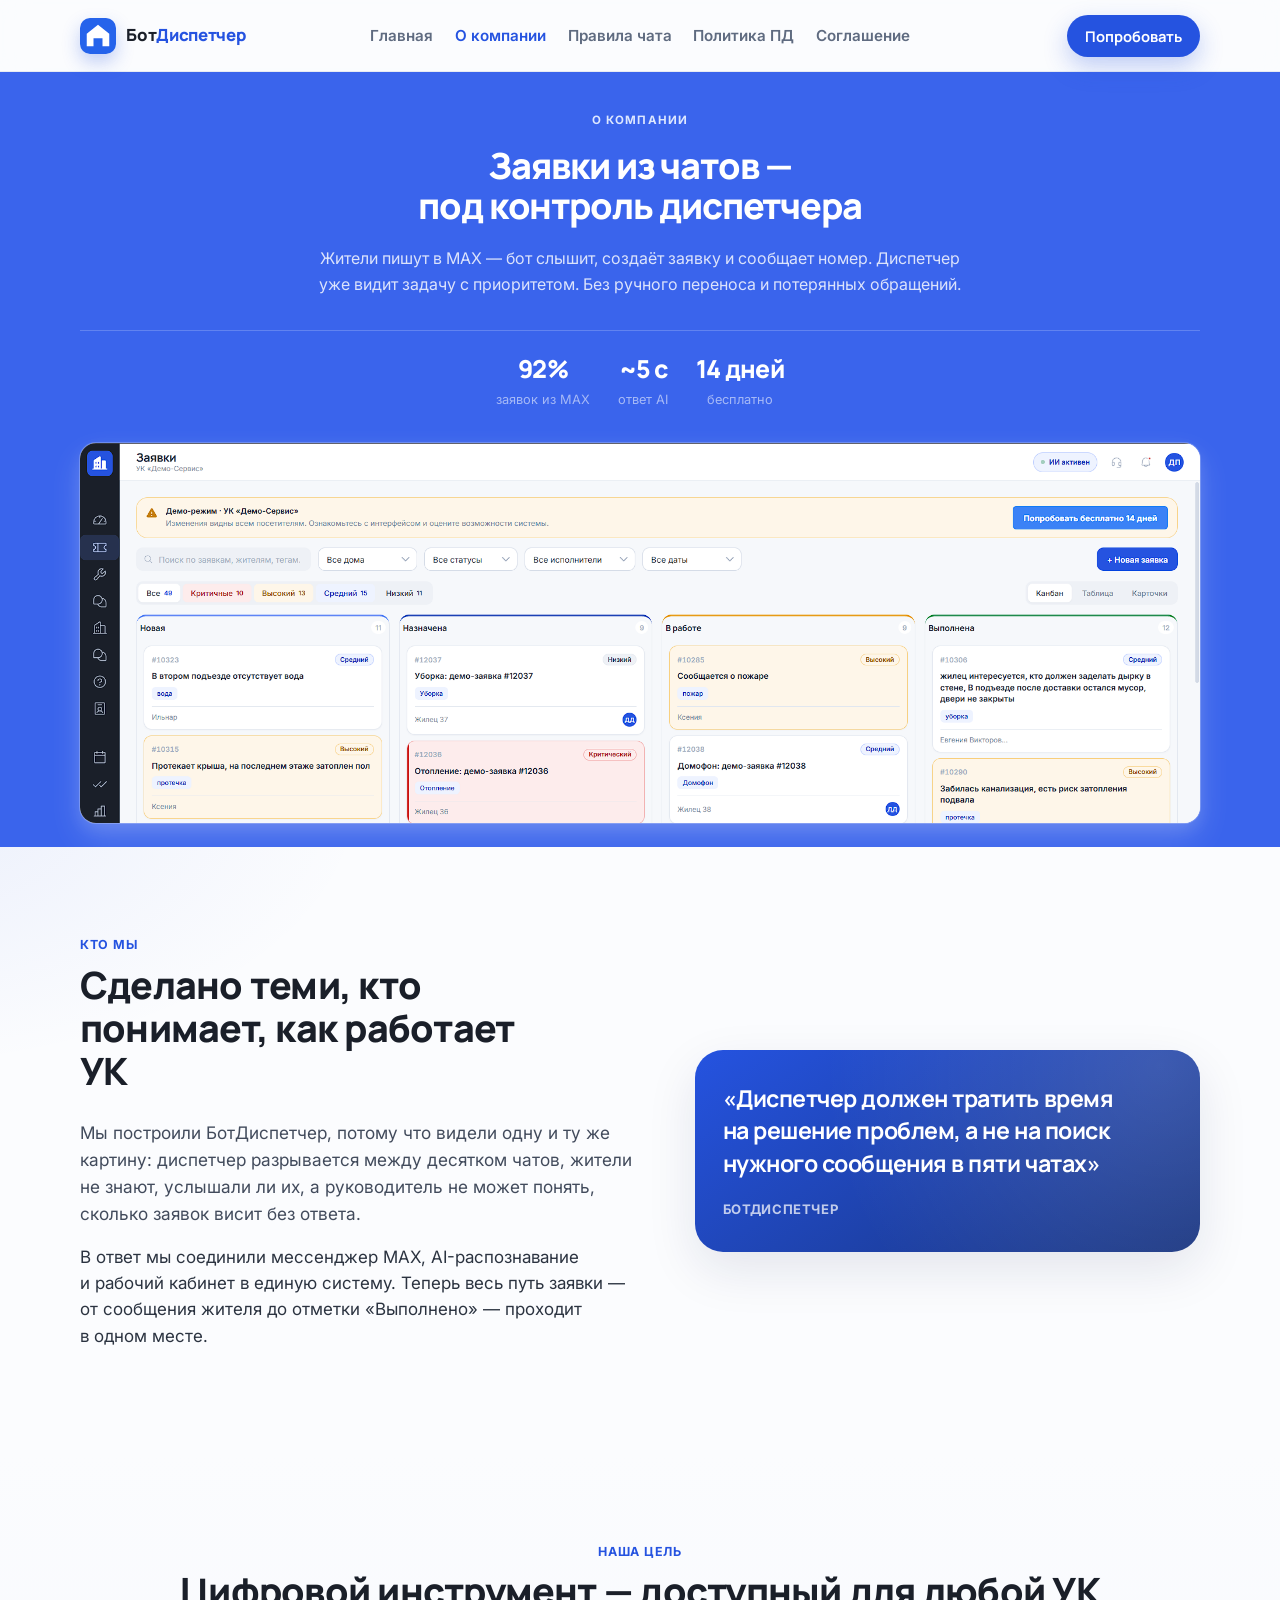
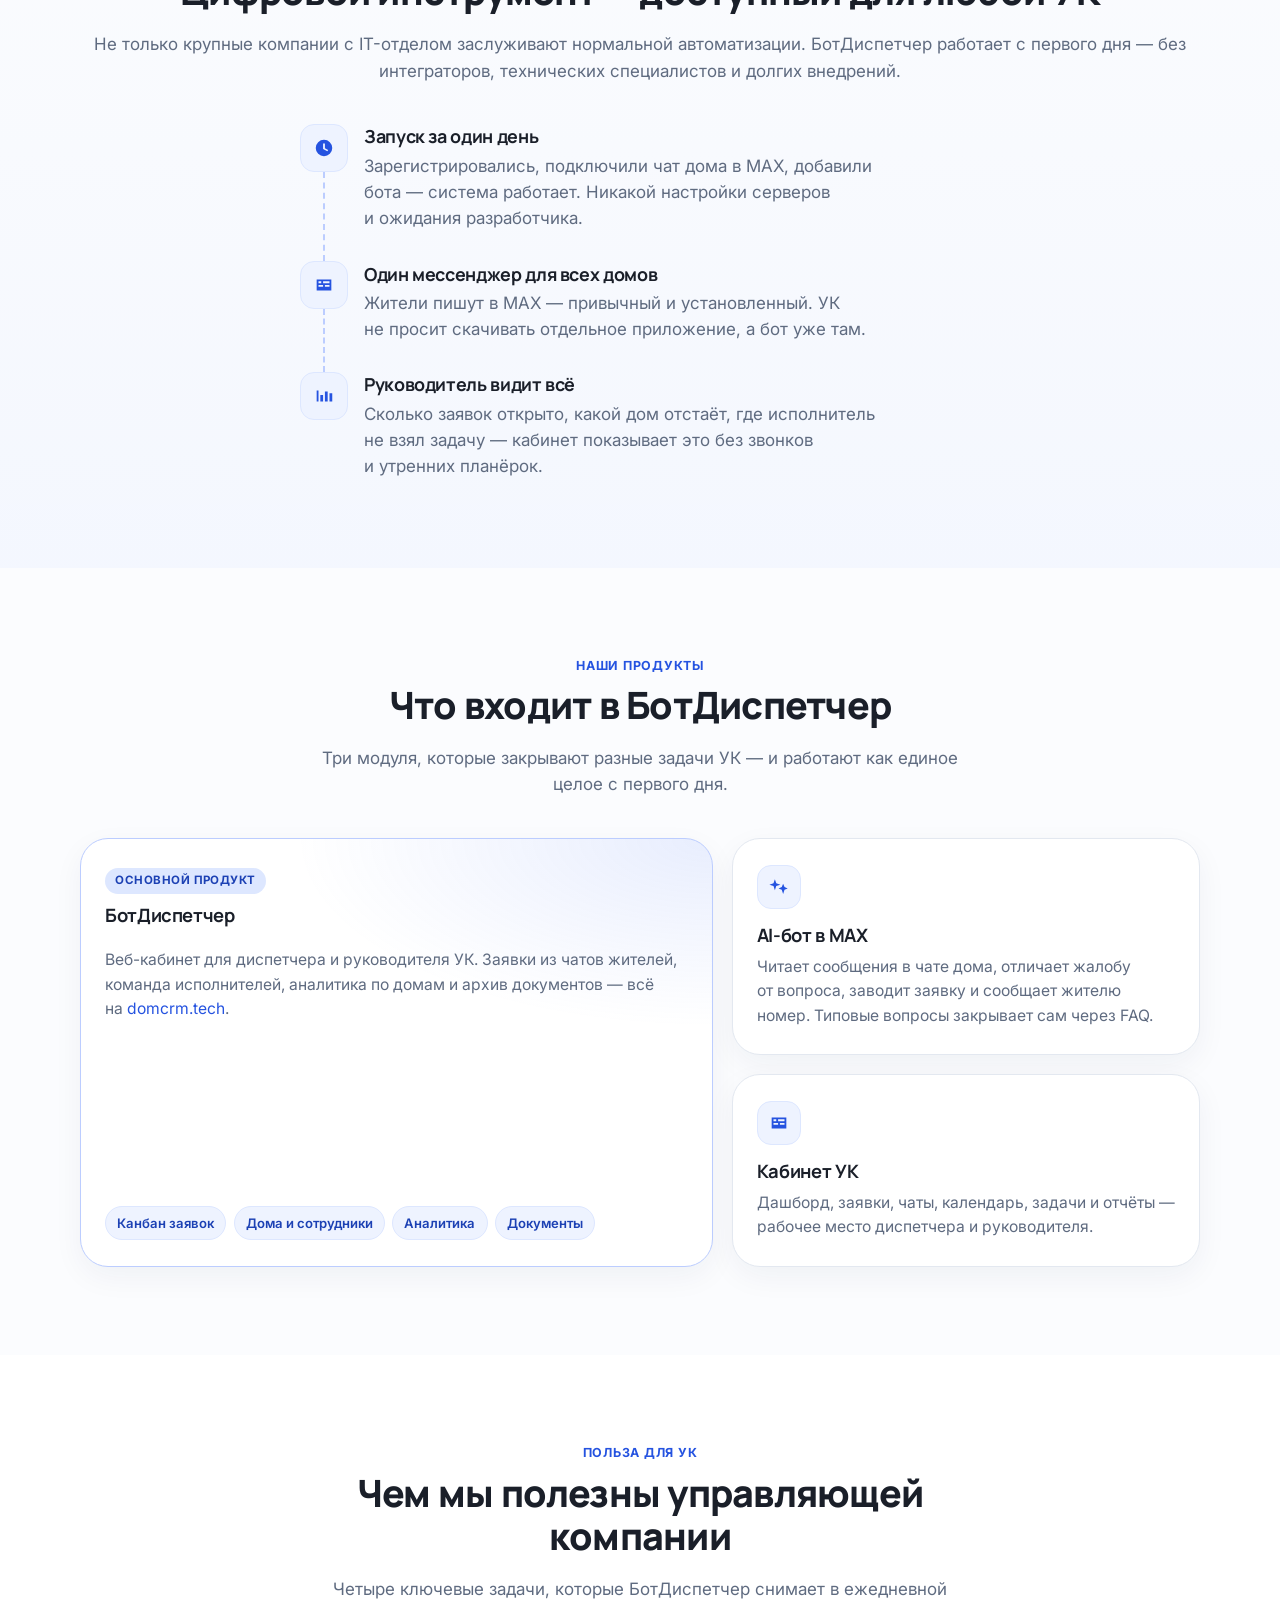
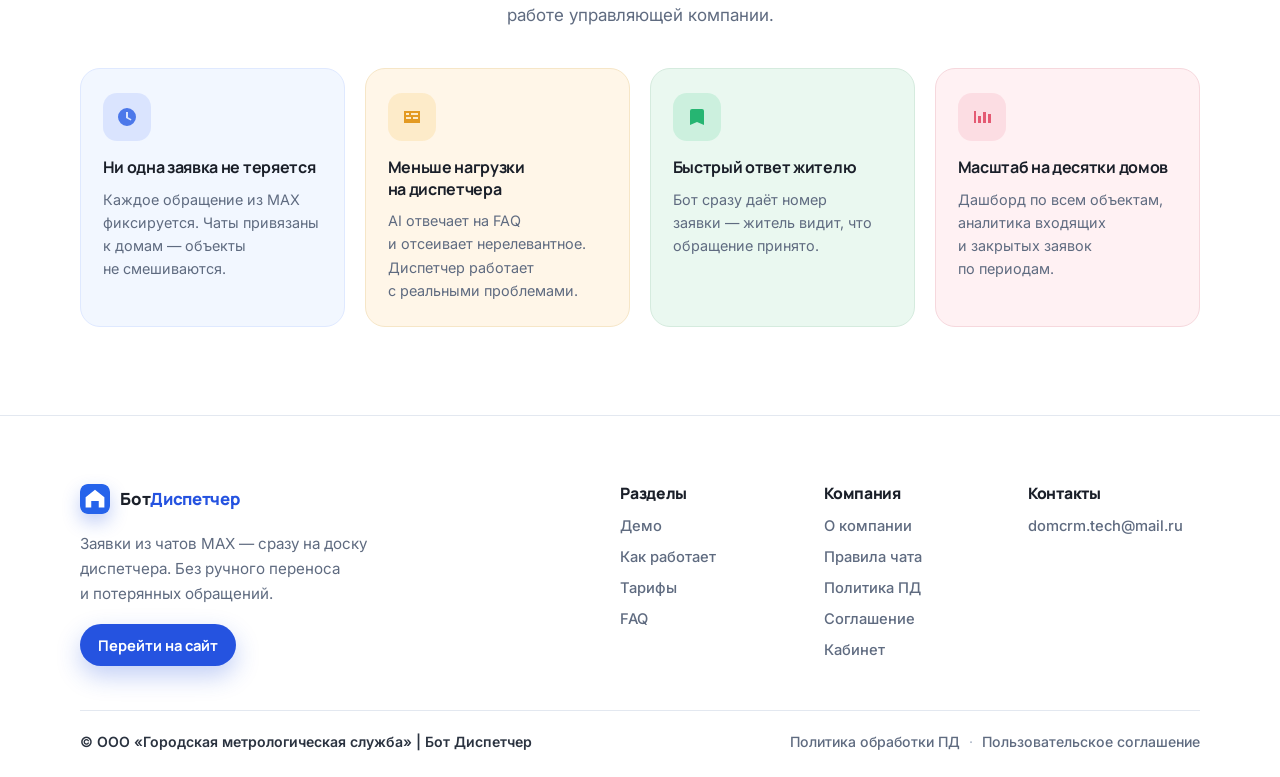
<file: about.html>
<!doctype html>
<html lang="ru">
  <head>
    <meta charset="UTF-8" />
    <meta name="viewport" content="width=device-width, initial-scale=1.0" />
    <title>О компании — БотДиспетчер</title>
    <meta
      name="description"
      content="Кто мы, наша цель и продукты. БотДиспетчер — AI-платформа диспетчеризации заявок для управляющих компаний."
    />
    <link rel="preconnect" href="https://fonts.googleapis.com" />
    <link rel="preconnect" href="https://fonts.gstatic.com" crossorigin />
    <link
      href="https://fonts.googleapis.com/css2?family=Inter:wght@400;500;600;700&family=Manrope:wght@500;600;700;800&display=swap"
      rel="stylesheet"
    />
    <link rel="icon" href="public/favicon.svg" type="image/svg+xml" />
    <link rel="stylesheet" href="css/styles.css" />
    <link rel="stylesheet" href="css/about.css" />
    <!-- Yandex.Metrika counter -->
    <script type="text/javascript">
    (function(m,e,t,r,i,k,a){
        m[i]=m[i]||function(){(m[i].a=m[i].a||[]).push(arguments)};
        m[i].l=1*new Date();
        for (var j = 0; j < document.scripts.length; j++) {if (document.scripts[j].src === r) { return; }}
        k=e.createElement(t),a=e.getElementsByTagName(t)[0],k.async=1,k.src=r,a.parentNode.insertBefore(k,a)
    })(window, document,'script','https://mc.yandex.ru/metrika/tag.js?id=112716961', 'ym');

    ym(112716961, 'init', {ssr:true, webvisor:true, clickmap:true, ecommerce:"dataLayer", referrer: document.referrer, url: location.href, accurateTrackBounce:true, trackLinks:true});
    </script>
    <noscript><div><img src="https://mc.yandex.ru/watch/112716961" style="position:absolute; left:-9999px;" alt="" /></div></noscript>
  </head>
  <body class="page-about">
    <header class="site-header" id="top">
      <div class="container header-inner">
        <a class="brand" href="index.html" aria-label="БотДиспетчер">
          <span class="brand__mark" aria-hidden="true">
            <img src="public/favicon.svg" width="36" height="36" alt="" />
          </span>
          <span class="brand__text">Бот<span>Диспетчер</span></span>
        </a>

        <nav class="nav" id="nav" aria-label="Основная навигация">
          <a href="index.html">Главная</a>
          <a href="about.html" aria-current="page">О компании</a>
          <a href="rules.html">Правила чата</a>
          <a href="privacy-policy.html">Политика ПД</a>
          <a href="user-agreement.html">Соглашение</a>
          <button
            type="button"
            class="btn btn--primary nav__cta"
            data-lead-open
            data-tariff="trial"
          >
            Попробовать
          </button>
        </nav>

        <div class="header-actions">
          <button
            type="button"
            class="btn btn--primary"
            data-lead-open
            data-tariff="trial"
          >
            Попробовать
          </button>
          <button
            class="nav-toggle"
            id="navToggle"
            type="button"
            aria-label="Меню"
            aria-expanded="false"
          >
            <span></span><span></span><span></span>
          </button>
        </div>
      </div>
    </header>

    <main>
      <section class="about-hero">
        <div class="container about-hero__inner">
          <div class="about-hero__content">
            <p class="about-hero__eyebrow">О компании</p>
            <h1 class="about-hero__h1">
              Заявки из&nbsp;чатов&nbsp;&mdash;<br />под контроль
              диспетчера
            </h1>
            <p class="about-hero__lead">
              Жители пишут в&nbsp;MAX&nbsp;&mdash; бот слышит, создаёт заявку
              и&nbsp;сообщает номер. Диспетчер уже видит задачу с&nbsp;приоритетом.
              Без ручного переноса и&nbsp;потерянных обращений.
            </p>
            <div class="about-hero__stats">
              <div class="about-hero__stat">
                <strong>92%</strong>
                <span>заявок из&nbsp;MAX</span>
              </div>
              <div class="about-hero__stat">
                <strong>~5&nbsp;с</strong>
                <span>ответ AI</span>
              </div>
              <div class="about-hero__stat">
                <strong>14&nbsp;дней</strong>
                <span>бесплатно</span>
              </div>
            </div>
          </div>

          <div class="about-hero__media">
            <div class="about-hero__media-frame">
              <img
                src="public/панельзаявок.png"
                alt="Панель заявок в кабинете БотДиспетчер"
                width="1280"
                height="800"
              />
            </div>
          </div>
        </div>
      </section>

      <section class="section" id="who">
        <div class="container how">
          <div class="how__content">
            <header class="section-head section-head--left">
              <p class="eyebrow">Кто мы</p>
              <h2>Сделано теми, кто понимает, как работает УК</h2>
            </header>
            <p class="about-lead">
              Мы&nbsp;построили БотДиспетчер, потому что видели одну и&nbsp;ту&nbsp;же
              картину: диспетчер разрывается между десятком чатов, жители не&nbsp;знают,
              услышали ли их, а&nbsp;руководитель не&nbsp;может понять, сколько
              заявок висит без ответа.
            </p>
            <p>
              В&nbsp;ответ мы&nbsp;соединили мессенджер MAX, AI-распознавание
              и&nbsp;рабочий кабинет в&nbsp;единую систему. Теперь весь путь
              заявки&nbsp;&mdash; от&nbsp;сообщения жителя до&nbsp;отметки
              «Выполнено»&nbsp;&mdash; проходит в&nbsp;одном месте.
            </p>
          </div>

          <div class="about-quote" aria-hidden="true">
            <blockquote>
              «Диспетчер должен тратить время на&nbsp;решение проблем,
              а&nbsp;не&nbsp;на&nbsp;поиск нужного сообщения в&nbsp;пяти чатах»
            </blockquote>
            <div class="about-quote__mark">БотДиспетчер</div>
          </div>
        </div>
      </section>

      <section class="section section--muted" id="mission">
        <div class="container">
          <header class="section-head">
            <p class="eyebrow">Наша цель</p>
            <h2>Цифровой инструмент&nbsp;&mdash; доступный для любой УК</h2>
            <p class="section-lead">
              Не&nbsp;только крупные компании с&nbsp;IT-отделом заслуживают
              нормальной автоматизации. БотДиспетчер работает с&nbsp;первого
              дня&nbsp;&mdash; без интеграторов, технических специалистов
              и&nbsp;долгих внедрений.
            </p>
          </header>

          <ol class="steps about-steps">
            <li class="steps__item">
              <span class="steps__icon" aria-hidden="true">
                <svg width="22" height="22" viewBox="0 0 24 24" fill="none">
                  <path
                    d="M12 3a9 9 0 1 0 0 18 9 9 0 0 0 0-18Zm1 4v5.2l3.5 2.1-.8 1.3L11 13V7h2Z"
                    fill="currentColor"
                  />
                </svg>
              </span>
              <div class="steps__body">
                <h3>Запуск за&nbsp;один день</h3>
                <p>
                  Зарегистрировались, подключили чат дома в&nbsp;MAX,
                  добавили бота&nbsp;&mdash; система работает. Никакой
                  настройки серверов и&nbsp;ожидания разработчика.
                </p>
              </div>
            </li>
            <li class="steps__item">
              <span class="steps__icon" aria-hidden="true">
                <svg width="22" height="22" viewBox="0 0 24 24" fill="none">
                  <path
                    d="M4 6h16v12H4V6Zm2 2v2h3V8H6Zm5 0v2h7V8h-7Zm-5 4v2h5v-2H6Zm7 0v2h5v-2h-5Z"
                    fill="currentColor"
                  />
                </svg>
              </span>
              <div class="steps__body">
                <h3>Один мессенджер для всех домов</h3>
                <p>
                  Жители пишут в&nbsp;MAX&nbsp;&mdash; привычный
                  и&nbsp;установленный. УК не&nbsp;просит скачивать
                  отдельное приложение, а&nbsp;бот уже там.
                </p>
              </div>
            </li>
            <li class="steps__item">
              <span class="steps__icon" aria-hidden="true">
                <svg width="22" height="22" viewBox="0 0 24 24" fill="none">
                  <path
                    d="M4 18V6h2v12H4Zm4-7h3v7H8v-7Zm5-4h3v11h-3V7Zm5 2h3v9h-3V9Z"
                    fill="currentColor"
                  />
                </svg>
              </span>
              <div class="steps__body">
                <h3>Руководитель видит всё</h3>
                <p>
                  Сколько заявок открыто, какой дом отстаёт,
                  где исполнитель не&nbsp;взял задачу&nbsp;&mdash; кабинет
                  показывает это без звонков и&nbsp;утренних планёрок.
                </p>
              </div>
            </li>
          </ol>
        </div>
      </section>

      <section class="section" id="products">
        <div class="container">
          <header class="section-head">
            <p class="eyebrow">Наши продукты</p>
            <h2>Что входит в&nbsp;БотДиспетчер</h2>
            <p class="section-lead">
              Три модуля, которые закрывают разные задачи УК&nbsp;&mdash;
              и&nbsp;работают как единое целое с&nbsp;первого дня.
            </p>
          </header>

          <div class="about-products">
            <article class="about-product about-product--main">
              <div class="about-product__head">
                <span class="about-product__tag">Основной продукт</span>
                <h3>БотДиспетчер</h3>
              </div>
              <p>
                Веб-кабинет для диспетчера и&nbsp;руководителя УК. Заявки
                из&nbsp;чатов жителей, команда исполнителей, аналитика
                по&nbsp;домам и&nbsp;архив документов&nbsp;&mdash; всё
                на&nbsp;<a href="https://domcrm.tech" target="_blank" rel="noopener"
                  >domcrm.tech</a>.
              </p>
              <ul class="about-product__tags">
                <li>Канбан заявок</li>
                <li>Дома и сотрудники</li>
                <li>Аналитика</li>
                <li>Документы</li>
              </ul>
            </article>

            <article class="about-product">
              <div class="about-product__icon" aria-hidden="true">
                <svg width="22" height="22" viewBox="0 0 24 24" fill="none">
                  <path
                    d="M7.5 3.5 9 8l4.5 1.5L9 11 7.5 15.5 6 11 1.5 9.5 6 8l1.5-4.5Zm9 5L18 12l3.5 1.5L18 15l-1.5 4.5L15 15l-3.5-1.5L15 12l1.5-3.5Z"
                    fill="currentColor"
                  />
                </svg>
              </div>
              <h3>AI-бот в&nbsp;MAX</h3>
              <p>
                Читает сообщения в&nbsp;чате дома, отличает жалобу
                от&nbsp;вопроса, заводит заявку и&nbsp;сообщает жителю
                номер. Типовые вопросы закрывает сам через FAQ.
              </p>
            </article>

            <article class="about-product">
              <div class="about-product__icon" aria-hidden="true">
                <svg width="22" height="22" viewBox="0 0 24 24" fill="none">
                  <path
                    d="M4 6h16v12H4V6Zm2 2v2h3V8H6Zm5 0v2h7V8h-7Zm-5 4v2h5v-2H6Zm7 0v2h5v-2h-5Z"
                    fill="currentColor"
                  />
                </svg>
              </div>
              <h3>Кабинет УК</h3>
              <p>
                Дашборд, заявки, чаты, календарь, задачи и&nbsp;отчёты&nbsp;&mdash;
                рабочее место диспетчера и&nbsp;руководителя.
              </p>
            </article>
          </div>
        </div>
      </section>

      <section class="about-benefits" id="benefits">
        <div class="container">
          <header class="section-head">
            <p class="eyebrow about-benefits__eyebrow">Польза для УК</p>
            <h2>Чем мы&nbsp;полезны управляющей компании</h2>
            <p class="section-lead about-benefits__lead">
              Четыре ключевые задачи, которые БотДиспетчер снимает
              в&nbsp;ежедневной работе управляющей компании.
            </p>
          </header>

          <div class="about-benefits__grid">
            <article class="about-benefit about-benefit--blue">
              <div class="about-benefit__icon" aria-hidden="true">
                <svg width="24" height="24" viewBox="0 0 24 24" fill="none">
                  <path
                    d="M12 3a9 9 0 1 0 0 18 9 9 0 0 0 0-18Zm1 4v5.2l3.5 2.1-.8 1.3L11 13V7h2Z"
                    fill="currentColor"
                  />
                </svg>
              </div>
              <h3>Ни одна заявка не&nbsp;теряется</h3>
              <p>
                Каждое обращение из&nbsp;MAX фиксируется. Чаты привязаны
                к&nbsp;домам&nbsp;&mdash; объекты не&nbsp;смешиваются.
              </p>
            </article>
            <article class="about-benefit about-benefit--amber">
              <div class="about-benefit__icon" aria-hidden="true">
                <svg width="24" height="24" viewBox="0 0 24 24" fill="none">
                  <path
                    d="M4 6h16v12H4V6Zm2 2v2h3V8H6Zm5 0v2h7V8h-7Zm-5 4v2h5v-2H6Zm7 0v2h5v-2h-5Z"
                    fill="currentColor"
                  />
                </svg>
              </div>
              <h3>Меньше нагрузки на&nbsp;диспетчера</h3>
              <p>
                AI&nbsp;отвечает на&nbsp;FAQ и&nbsp;отсеивает нерелевантное.
                Диспетчер работает с&nbsp;реальными проблемами.
              </p>
            </article>
            <article class="about-benefit about-benefit--green">
              <div class="about-benefit__icon" aria-hidden="true">
                <svg width="24" height="24" viewBox="0 0 24 24" fill="none">
                  <path
                    d="M7 4h10a2 2 0 0 1 2 2v14l-7-3-7 3V6a2 2 0 0 1 2-2Z"
                    fill="currentColor"
                  />
                </svg>
              </div>
              <h3>Быстрый ответ жителю</h3>
              <p>
                Бот сразу даёт номер заявки&nbsp;&mdash; житель видит,
                что обращение принято.
              </p>
            </article>
            <article class="about-benefit about-benefit--rose">
              <div class="about-benefit__icon" aria-hidden="true">
                <svg width="24" height="24" viewBox="0 0 24 24" fill="none">
                  <path
                    d="M4 18V6h2v12H4Zm4-7h3v7H8v-7Zm5-4h3v11h-3V7Zm5 2h3v9h-3V9Z"
                    fill="currentColor"
                  />
                </svg>
              </div>
              <h3>Масштаб на&nbsp;десятки домов</h3>
              <p>
                Дашборд по&nbsp;всем объектам, аналитика входящих
                и&nbsp;закрытых заявок по&nbsp;периодам.
              </p>
            </article>
          </div>
        </div>
      </section>

    </main>

    <footer class="site-footer">
      <div class="container">
        <div class="footer-top">
          <div class="footer-brand">
            <a class="brand brand--footer" href="index.html">
              <span class="brand__mark" aria-hidden="true">
                <img src="public/favicon.svg" width="30" height="30" alt="" />
              </span>
              <span class="brand__text">Бот<span>Диспетчер</span></span>
            </a>
            <p class="footer-brand__text">
              Заявки из&nbsp;чатов MAX&nbsp;&mdash; сразу на&nbsp;доску
              диспетчера. Без ручного переноса и&nbsp;потерянных обращений.
            </p>
            <div class="footer-brand__actions">
              <a
                class="btn btn--primary"
                href="https://domcrm.tech"
                target="_blank"
                rel="noopener"
                >Перейти на сайт</a
              >
            </div>
          </div>

          <div class="footer-cols">
            <div class="footer-col">
              <h3>Разделы</h3>
              <a href="index.html#demo">Демо</a>
              <a href="index.html#how">Как работает</a>
              <a href="index.html#pricing">Тарифы</a>
              <a href="index.html#faq">FAQ</a>
            </div>
            <div class="footer-col">
              <h3>Компания</h3>
              <a href="about.html">О компании</a>
              <a href="rules.html">Правила чата</a>
              <a href="privacy-policy.html">Политика ПД</a>
              <a href="user-agreement.html">Соглашение</a>
              <a href="https://domcrm.tech" target="_blank" rel="noopener"
                >Кабинет</a
              >
            </div>
            <div class="footer-col">
              <h3>Контакты</h3>
              <a href="mailto:domcrm.tech@mail.ru">domcrm.tech@mail.ru</a>
            </div>
          </div>
        </div>

        <div class="footer-bottom">
          <p>
            © ООО «Городская метрологическая служба» | Бот Диспетчер
          </p>
          <nav class="footer-legal" aria-label="Юридические документы">
            <a href="privacy-policy.html">Политика обработки ПД</a>
            <span aria-hidden="true">·</span>
            <a href="user-agreement.html">Пользовательское соглашение</a>
          </nav>
        </div>
      </div>
    </footer>

    <div class="lead-modal" id="leadModal" hidden>
      <div class="lead-modal__backdrop" data-lead-close></div>
      <div
        class="lead-modal__dialog"
        role="dialog"
        aria-modal="true"
        aria-labelledby="leadModalTitle"
      >
        <button
          type="button"
          class="lead-modal__close"
          data-lead-close
          aria-label="Закрыть"
        >
          ×
        </button>

        <div class="lead-modal__view" data-lead-view="form">
          <p class="eyebrow">Заявка на тариф</p>
          <h2 id="leadModalTitle">Оставьте контакты</h2>
          <p class="lead-modal__lead">
            Выбранный план:
            <strong id="leadTariffLabel">Пробный период</strong>.
            Мы&nbsp;свяжемся и подскажем по&nbsp;подключению.
          </p>

          <form class="lead-form" id="leadForm" novalidate>
            <input type="hidden" name="tariff" id="leadTariff" value="trial" />

            <label class="lead-field">
              <span>Имя</span>
              <input
                type="text"
                name="name"
                id="leadName"
                autocomplete="name"
                required
              />
              <em class="lead-field__error" data-error-for="name" hidden></em>
            </label>

            <label class="lead-field">
              <span>Компания / УК</span>
              <input
                type="text"
                name="company"
                id="leadCompany"
                autocomplete="organization"
                required
              />
              <em
                class="lead-field__error"
                data-error-for="company"
                hidden
              ></em>
            </label>

            <label class="lead-field">
              <span>Телефон</span>
              <input
                type="tel"
                name="phone"
                id="leadPhone"
                autocomplete="tel"
                placeholder="+7 900 000-00-00"
                required
              />
              <em class="lead-field__error" data-error-for="phone" hidden></em>
            </label>

            <label class="lead-field">
              <span>Email</span>
              <input
                type="email"
                name="email"
                id="leadEmail"
                autocomplete="email"
                required
              />
              <em class="lead-field__error" data-error-for="email" hidden></em>
            </label>

            <button type="submit" class="btn btn--primary lead-form__submit">
              Отправить заявку
            </button>
            <p class="lead-form__privacy">
              Отправляя заявку, вы соглашаетесь с
              <a href="privacy-policy.html">Политикой обработки ПД</a>
              и
              <a href="user-agreement.html">Пользовательским соглашением</a>.
            </p>
          </form>
        </div>

        <div class="lead-modal__view" data-lead-view="success" hidden>
          <div class="lead-success">
            <div class="lead-success__icon" aria-hidden="true">✓</div>
            <h2>Заявка принята</h2>
            <p>
              Спасибо! Мы получили ваши контакты по тарифу
              <strong id="leadSuccessTariff"></strong>.
            </p>
            <button type="button" class="btn btn--primary" data-lead-close>
              Хорошо
            </button>
          </div>
        </div>
      </div>
    </div>

    <script src="js/app.js"></script>
  </body>
</html>
</file>
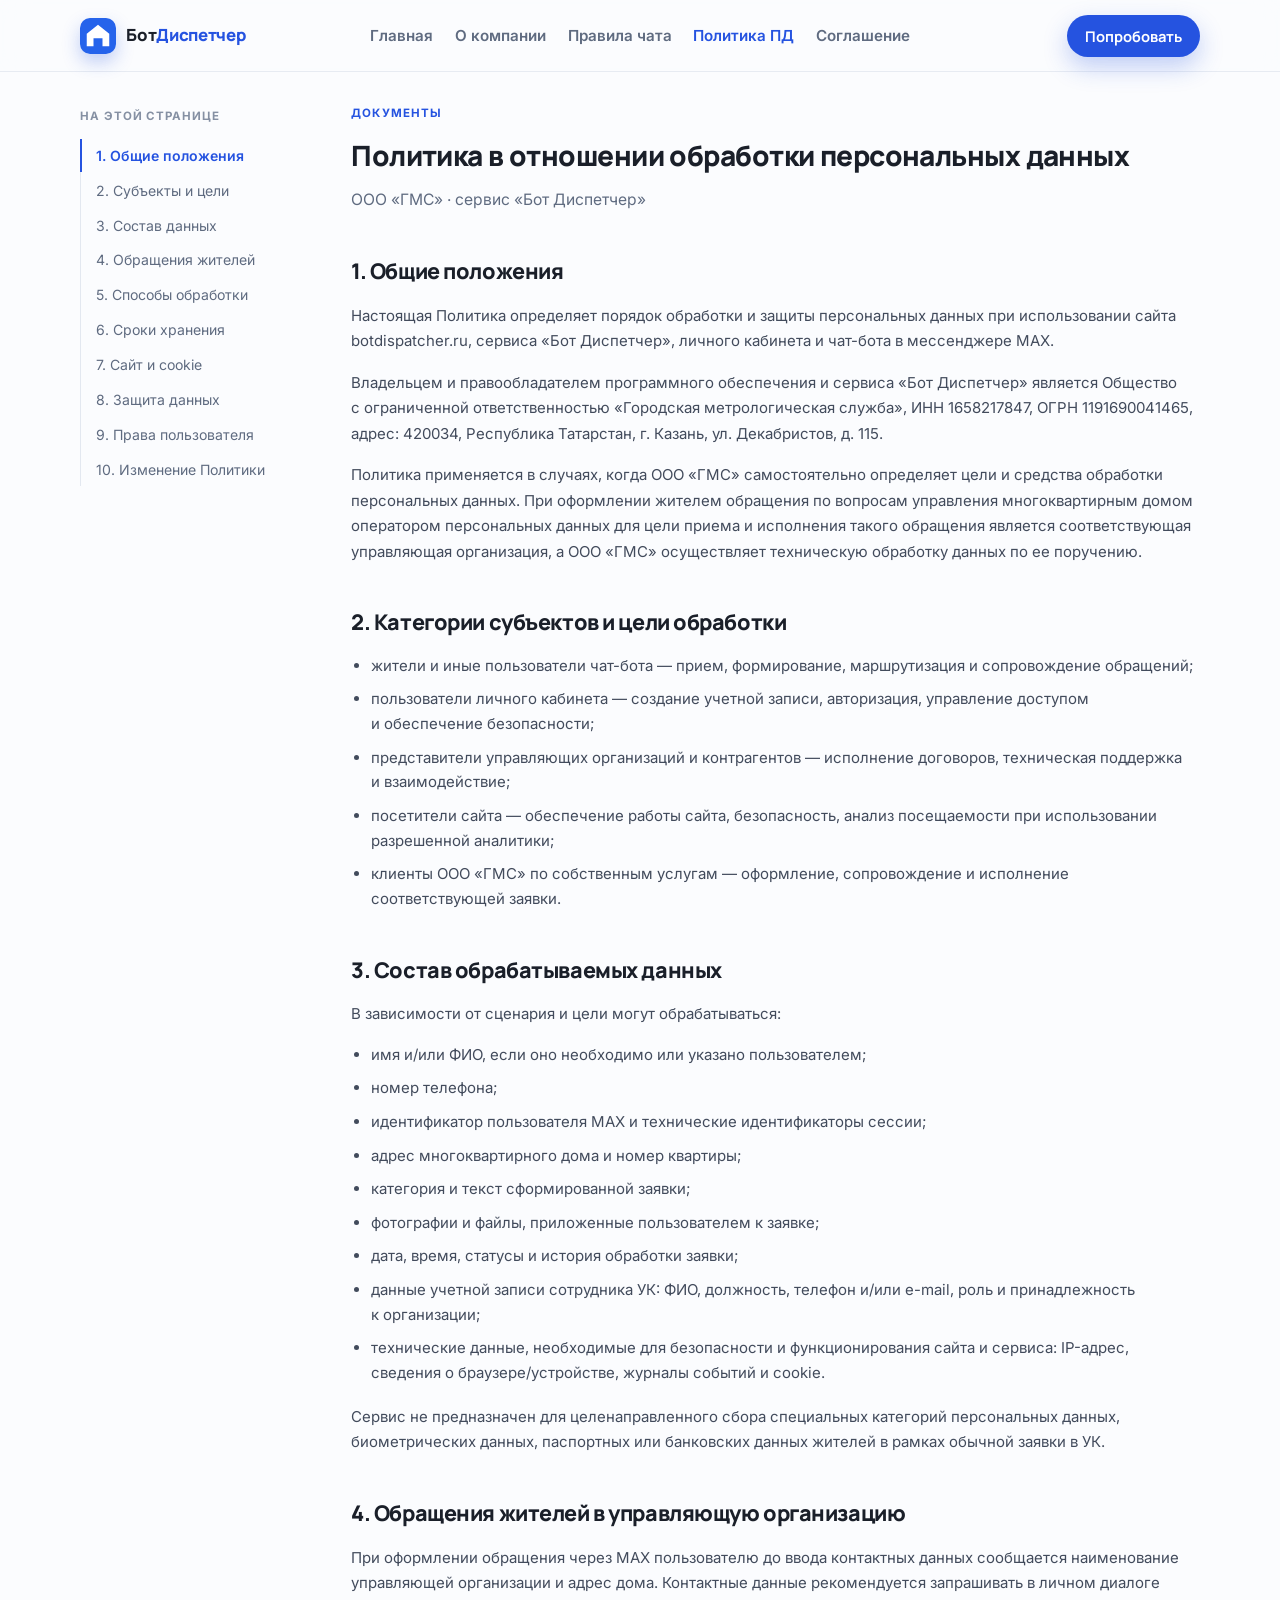
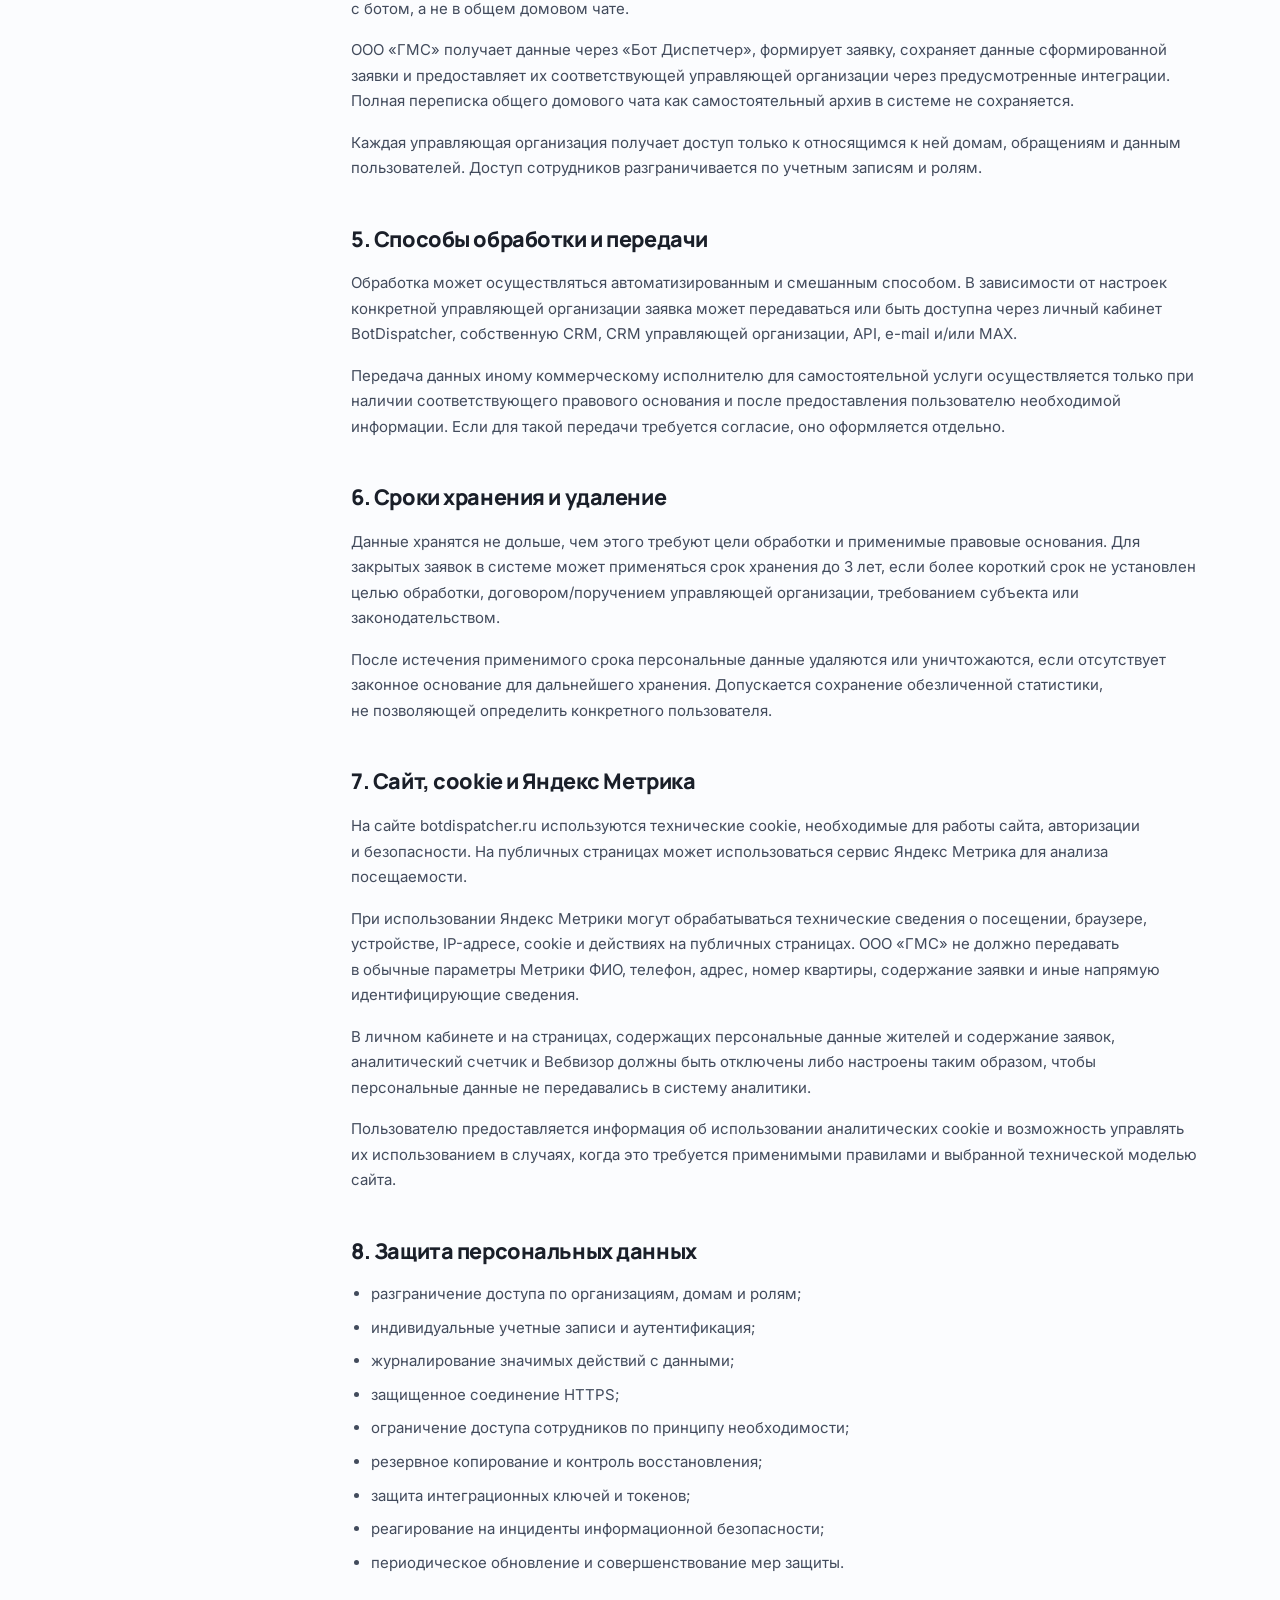
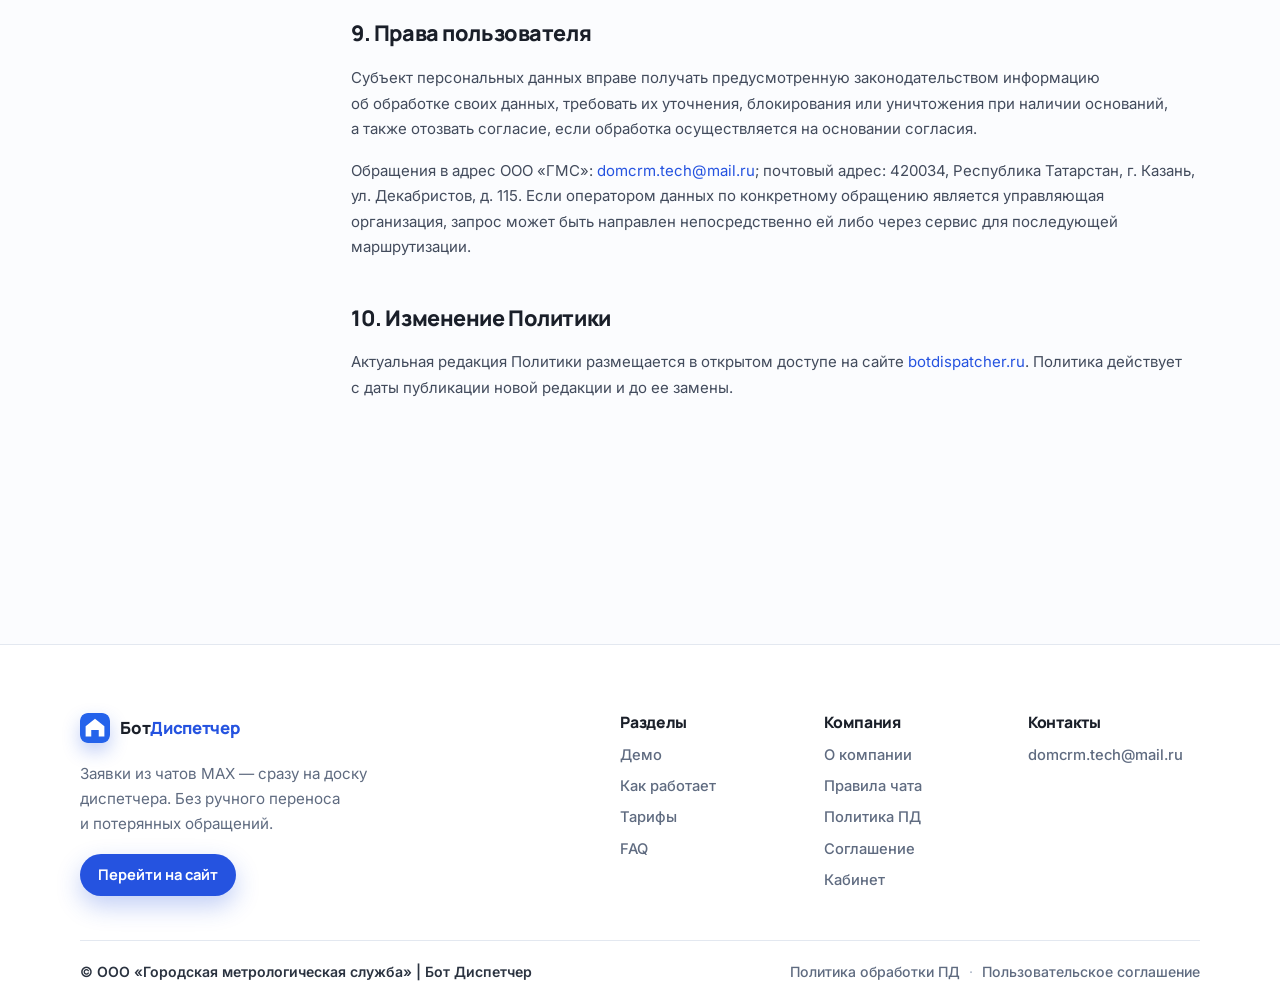
<file: privacy-policy.html>
<!doctype html>
<html lang="ru">
  <head>
    <meta charset="UTF-8" />
    <meta name="viewport" content="width=device-width, initial-scale=1.0" />
    <title>Политика в отношении обработки персональных данных — БотДиспетчер</title>
    <meta
      name="description"
      content="Политика в отношении обработки персональных данных ООО «ГМС» и сервиса «Бот Диспетчер» (botdispatcher.ru)."
    />
    <link rel="preconnect" href="https://fonts.googleapis.com" />
    <link rel="preconnect" href="https://fonts.gstatic.com" crossorigin />
    <link
      href="https://fonts.googleapis.com/css2?family=Inter:wght@400;500;600;700&family=Manrope:wght@500;600;700;800&display=swap"
      rel="stylesheet"
    />
    <link rel="icon" href="public/favicon.svg" type="image/svg+xml" />
    <link rel="stylesheet" href="css/styles.css" />
    <link rel="stylesheet" href="css/rules.css" />
    <!-- Yandex.Metrika counter -->
    <script type="text/javascript">
    (function(m,e,t,r,i,k,a){
        m[i]=m[i]||function(){(m[i].a=m[i].a||[]).push(arguments)};
        m[i].l=1*new Date();
        for (var j = 0; j < document.scripts.length; j++) {if (document.scripts[j].src === r) { return; }}
        k=e.createElement(t),a=e.getElementsByTagName(t)[0],k.async=1,k.src=r,a.parentNode.insertBefore(k,a)
    })(window, document,'script','https://mc.yandex.ru/metrika/tag.js?id=112716961', 'ym');

    ym(112716961, 'init', {ssr:true, webvisor:true, clickmap:true, ecommerce:"dataLayer", referrer: document.referrer, url: location.href, accurateTrackBounce:true, trackLinks:true});
    </script>
    <noscript><div><img src="https://mc.yandex.ru/watch/112716961" style="position:absolute; left:-9999px;" alt="" /></div></noscript>
  </head>
  <body class="page-rules">
    <header class="site-header" id="top">
      <div class="container header-inner">
        <a class="brand" href="index.html" aria-label="БотДиспетчер">
          <span class="brand__mark" aria-hidden="true">
            <img src="public/favicon.svg" width="36" height="36" alt="" />
          </span>
          <span class="brand__text">Бот<span>Диспетчер</span></span>
        </a>

        <nav class="nav" id="nav" aria-label="Основная навигация">
          <a href="index.html">Главная</a>
          <a href="about.html">О компании</a>
          <a href="rules.html">Правила чата</a>
          <a href="privacy-policy.html" aria-current="page">Политика ПД</a>
          <a href="user-agreement.html">Соглашение</a>
          <button
            type="button"
            class="btn btn--primary nav__cta"
            data-lead-open
            data-tariff="trial"
          >
            Попробовать
          </button>
        </nav>

        <div class="header-actions">
          <button
            type="button"
            class="btn btn--primary"
            data-lead-open
            data-tariff="trial"
          >
            Попробовать
          </button>
          <button
            class="nav-toggle"
            id="navToggle"
            type="button"
            aria-label="Меню"
            aria-expanded="false"
          >
            <span></span><span></span><span></span>
          </button>
        </div>
      </div>
    </header>

    <main class="rules-shell">
      <div class="rules-shell__inner">
        <aside class="rules-rail" aria-label="На этой странице">
          <p class="rules-rail__title">На этой странице</p>
          <nav class="rules-rail__nav">
            <a href="#s1">1. Общие положения</a>
            <a href="#s2">2. Субъекты и цели</a>
            <a href="#s3">3. Состав данных</a>
            <a href="#s4">4. Обращения жителей</a>
            <a href="#s5">5. Способы обработки</a>
            <a href="#s6">6. Сроки хранения</a>
            <a href="#s7">7. Сайт и cookie</a>
            <a href="#s8">8. Защита данных</a>
            <a href="#s9">9. Права пользователя</a>
            <a href="#s10">10. Изменение Политики</a>
          </nav>
        </aside>

        <article class="rules-content">
          <header class="rules-content__header">
            <p class="rules-content__eyebrow">Документы</p>
            <h1>Политика в&nbsp;отношении обработки персональных данных</h1>
            <p class="rules-content__lead">
              ООО «ГМС» · сервис «Бот Диспетчер»
            </p>
          </header>

          <section class="rules-section" id="s1">
            <h2>1. Общие положения</h2>
            <p>
              Настоящая Политика определяет порядок обработки и&nbsp;защиты
              персональных данных при использовании сайта botdispatcher.ru,
              сервиса «Бот Диспетчер», личного кабинета и&nbsp;чат-бота
              в&nbsp;мессенджере MAX.
            </p>
            <p>
              Владельцем и&nbsp;правообладателем программного обеспечения
              и&nbsp;сервиса «Бот Диспетчер» является Общество с&nbsp;ограниченной
              ответственностью «Городская метрологическая служба», ИНН
              1658217847, ОГРН 1191690041465, адрес: 420034, Республика
              Татарстан, г.&nbsp;Казань, ул.&nbsp;Декабристов, д.&nbsp;115.
            </p>
            <p>
              Политика применяется в&nbsp;случаях, когда ООО «ГМС» самостоятельно
              определяет цели и&nbsp;средства обработки персональных данных. При
              оформлении жителем обращения по&nbsp;вопросам управления
              многоквартирным домом оператором персональных данных для цели
              приема и&nbsp;исполнения такого обращения является соответствующая
              управляющая организация, а&nbsp;ООО «ГМС» осуществляет техническую
              обработку данных по&nbsp;ее&nbsp;поручению.
            </p>
          </section>

          <section class="rules-section" id="s2">
            <h2>2. Категории субъектов и&nbsp;цели обработки</h2>
            <ul>
              <li>
                жители и&nbsp;иные пользователи чат-бота&nbsp;&mdash; прием,
                формирование, маршрутизация и&nbsp;сопровождение обращений;
              </li>
              <li>
                пользователи личного кабинета&nbsp;&mdash; создание учетной
                записи, авторизация, управление доступом и&nbsp;обеспечение
                безопасности;
              </li>
              <li>
                представители управляющих организаций и&nbsp;контрагентов&nbsp;&mdash;
                исполнение договоров, техническая поддержка и&nbsp;взаимодействие;
              </li>
              <li>
                посетители сайта&nbsp;&mdash; обеспечение работы сайта,
                безопасность, анализ посещаемости при использовании разрешенной
                аналитики;
              </li>
              <li>
                клиенты ООО «ГМС» по&nbsp;собственным услугам&nbsp;&mdash;
                оформление, сопровождение и&nbsp;исполнение соответствующей
                заявки.
              </li>
            </ul>
          </section>

          <section class="rules-section" id="s3">
            <h2>3. Состав обрабатываемых данных</h2>
            <p>В&nbsp;зависимости от&nbsp;сценария и&nbsp;цели могут обрабатываться:</p>
            <ul>
              <li>
                имя и/или ФИО, если оно необходимо или указано пользователем;
              </li>
              <li>номер телефона;</li>
              <li>
                идентификатор пользователя MAX и&nbsp;технические идентификаторы
                сессии;
              </li>
              <li>адрес многоквартирного дома и&nbsp;номер квартиры;</li>
              <li>категория и&nbsp;текст сформированной заявки;</li>
              <li>
                фотографии и&nbsp;файлы, приложенные пользователем к&nbsp;заявке;
              </li>
              <li>
                дата, время, статусы и&nbsp;история обработки заявки;
              </li>
              <li>
                данные учетной записи сотрудника УК: ФИО, должность, телефон
                и/или e-mail, роль и&nbsp;принадлежность к&nbsp;организации;
              </li>
              <li>
                технические данные, необходимые для безопасности
                и&nbsp;функционирования сайта и&nbsp;сервиса: IP-адрес, сведения
                о&nbsp;браузере/устройстве, журналы событий и&nbsp;cookie.
              </li>
            </ul>
            <p>
              Сервис не&nbsp;предназначен для целенаправленного сбора специальных
              категорий персональных данных, биометрических данных, паспортных
              или банковских данных жителей в&nbsp;рамках обычной заявки
              в&nbsp;УК.
            </p>
          </section>

          <section class="rules-section" id="s4">
            <h2>4. Обращения жителей в&nbsp;управляющую организацию</h2>
            <p>
              При оформлении обращения через MAX пользователю до&nbsp;ввода
              контактных данных сообщается наименование управляющей организации
              и&nbsp;адрес дома. Контактные данные рекомендуется запрашивать
              в&nbsp;личном диалоге с&nbsp;ботом, а&nbsp;не&nbsp;в&nbsp;общем
              домовом чате.
            </p>
            <p>
              ООО «ГМС» получает данные через «Бот Диспетчер», формирует заявку,
              сохраняет данные сформированной заявки и&nbsp;предоставляет их
              соответствующей управляющей организации через предусмотренные
              интеграции. Полная переписка общего домового чата как
              самостоятельный архив в&nbsp;системе не&nbsp;сохраняется.
            </p>
            <p>
              Каждая управляющая организация получает доступ только к&nbsp;относящимся
              к&nbsp;ней домам, обращениям и&nbsp;данным пользователей. Доступ
              сотрудников разграничивается по&nbsp;учетным записям и&nbsp;ролям.
            </p>
          </section>

          <section class="rules-section" id="s5">
            <h2>5. Способы обработки и&nbsp;передачи</h2>
            <p>
              Обработка может осуществляться автоматизированным и&nbsp;смешанным
              способом. В&nbsp;зависимости от&nbsp;настроек конкретной управляющей
              организации заявка может передаваться или быть доступна через
              личный кабинет BotDispatcher, собственную CRM, CRM управляющей
              организации, API, e-mail и/или MAX.
            </p>
            <p>
              Передача данных иному коммерческому исполнителю для самостоятельной
              услуги осуществляется только при наличии соответствующего правового
              основания и&nbsp;после предоставления пользователю необходимой
              информации. Если для такой передачи требуется согласие, оно
              оформляется отдельно.
            </p>
          </section>

          <section class="rules-section" id="s6">
            <h2>6. Сроки хранения и&nbsp;удаление</h2>
            <p>
              Данные хранятся не&nbsp;дольше, чем этого требуют цели обработки
              и&nbsp;применимые правовые основания. Для закрытых заявок
              в&nbsp;системе может применяться срок хранения до&nbsp;3&nbsp;лет,
              если более короткий срок не&nbsp;установлен целью обработки,
              договором/поручением управляющей организации, требованием субъекта
              или законодательством.
            </p>
            <p>
              После истечения применимого срока персональные данные удаляются или
              уничтожаются, если отсутствует законное основание для дальнейшего
              хранения. Допускается сохранение обезличенной статистики,
              не&nbsp;позволяющей определить конкретного пользователя.
            </p>
          </section>

          <section class="rules-section" id="s7">
            <h2>7. Сайт, cookie и&nbsp;Яндекс Метрика</h2>
            <p>
              На&nbsp;сайте botdispatcher.ru используются технические cookie,
              необходимые для работы сайта, авторизации и&nbsp;безопасности. На
              публичных страницах может использоваться сервис Яндекс Метрика для
              анализа посещаемости.
            </p>
            <p>
              При использовании Яндекс Метрики могут обрабатываться технические
              сведения о&nbsp;посещении, браузере, устройстве, IP-адресе, cookie
              и&nbsp;действиях на&nbsp;публичных страницах. ООО «ГМС»
              не&nbsp;должно передавать в&nbsp;обычные параметры Метрики ФИО,
              телефон, адрес, номер квартиры, содержание заявки и&nbsp;иные
              напрямую идентифицирующие сведения.
            </p>
            <p>
              В&nbsp;личном кабинете и&nbsp;на&nbsp;страницах, содержащих
              персональные данные жителей и&nbsp;содержание заявок, аналитический
              счетчик и&nbsp;Вебвизор должны быть отключены либо настроены таким
              образом, чтобы персональные данные не&nbsp;передавались
              в&nbsp;систему аналитики.
            </p>
            <p>
              Пользователю предоставляется информация об&nbsp;использовании
              аналитических cookie и&nbsp;возможность управлять их использованием
              в&nbsp;случаях, когда это требуется применимыми правилами
              и&nbsp;выбранной технической моделью сайта.
            </p>
          </section>

          <section class="rules-section" id="s8">
            <h2>8. Защита персональных данных</h2>
            <ul>
              <li>
                разграничение доступа по&nbsp;организациям, домам и&nbsp;ролям;
              </li>
              <li>индивидуальные учетные записи и&nbsp;аутентификация;</li>
              <li>журналирование значимых действий с&nbsp;данными;</li>
              <li>защищенное соединение HTTPS;</li>
              <li>
                ограничение доступа сотрудников по&nbsp;принципу необходимости;
              </li>
              <li>резервное копирование и&nbsp;контроль восстановления;</li>
              <li>защита интеграционных ключей и&nbsp;токенов;</li>
              <li>
                реагирование на&nbsp;инциденты информационной безопасности;
              </li>
              <li>
                периодическое обновление и&nbsp;совершенствование мер защиты.
              </li>
            </ul>
          </section>

          <section class="rules-section" id="s9">
            <h2>9. Права пользователя</h2>
            <p>
              Субъект персональных данных вправе получать предусмотренную
              законодательством информацию об&nbsp;обработке своих данных,
              требовать их уточнения, блокирования или уничтожения при наличии
              оснований, а&nbsp;также отозвать согласие, если обработка
              осуществляется на&nbsp;основании согласия.
            </p>
            <p>
              Обращения в&nbsp;адрес ООО «ГМС»:
              <a href="mailto:domcrm.tech@mail.ru">domcrm.tech@mail.ru</a>;
              почтовый адрес: 420034, Республика Татарстан, г.&nbsp;Казань,
              ул.&nbsp;Декабристов, д.&nbsp;115. Если оператором данных
              по&nbsp;конкретному обращению является управляющая организация,
              запрос может быть направлен непосредственно ей либо через сервис
              для последующей маршрутизации.
            </p>
          </section>

          <section class="rules-section" id="s10">
            <h2>10. Изменение Политики</h2>
            <p>
              Актуальная редакция Политики размещается в&nbsp;открытом доступе
              на&nbsp;сайте
              <a href="http://botdispatcher.ru/">botdispatcher.ru</a>. Политика
              действует с&nbsp;даты публикации новой редакции и&nbsp;до&nbsp;ее
              замены.
            </p>
          </section>
        </article>
      </div>
    </main>

    <footer class="site-footer">
      <div class="container">
        <div class="footer-top">
          <div class="footer-brand">
            <a class="brand brand--footer" href="index.html">
              <span class="brand__mark" aria-hidden="true">
                <img src="public/favicon.svg" width="30" height="30" alt="" />
              </span>
              <span class="brand__text">Бот<span>Диспетчер</span></span>
            </a>
            <p class="footer-brand__text">
              Заявки из&nbsp;чатов MAX&nbsp;&mdash; сразу на&nbsp;доску
              диспетчера. Без ручного переноса и&nbsp;потерянных обращений.
            </p>
            <div class="footer-brand__actions">
              <a
                class="btn btn--primary"
                href="https://domcrm.tech"
                target="_blank"
                rel="noopener"
                >Перейти на сайт</a
              >
            </div>
          </div>

          <div class="footer-cols">
            <div class="footer-col">
              <h3>Разделы</h3>
              <a href="index.html#demo">Демо</a>
              <a href="index.html#how">Как работает</a>
              <a href="index.html#pricing">Тарифы</a>
              <a href="index.html#faq">FAQ</a>
            </div>
            <div class="footer-col">
              <h3>Компания</h3>
              <a href="about.html">О компании</a>
              <a href="rules.html">Правила чата</a>
              <a href="privacy-policy.html">Политика ПД</a>
              <a href="user-agreement.html">Соглашение</a>
              <a href="https://domcrm.tech" target="_blank" rel="noopener"
                >Кабинет</a
              >
            </div>
            <div class="footer-col">
              <h3>Контакты</h3>
              <a href="mailto:domcrm.tech@mail.ru">domcrm.tech@mail.ru</a>
            </div>
          </div>
        </div>

        <div class="footer-bottom">
          <p>
            © ООО «Городская метрологическая служба» | Бот Диспетчер
          </p>
          <nav class="footer-legal" aria-label="Юридические документы">
            <a href="privacy-policy.html">Политика обработки ПД</a>
            <span aria-hidden="true">·</span>
            <a href="user-agreement.html">Пользовательское соглашение</a>
          </nav>
        </div>
      </div>
    </footer>

    <div class="lead-modal" id="leadModal" hidden>
      <div class="lead-modal__backdrop" data-lead-close></div>
      <div
        class="lead-modal__dialog"
        role="dialog"
        aria-modal="true"
        aria-labelledby="leadModalTitle"
      >
        <button
          type="button"
          class="lead-modal__close"
          data-lead-close
          aria-label="Закрыть"
        >
          ×
        </button>

        <div class="lead-modal__view" data-lead-view="form">
          <p class="eyebrow">Заявка на тариф</p>
          <h2 id="leadModalTitle">Оставьте контакты</h2>
          <p class="lead-modal__lead">
            Выбранный план:
            <strong data-lead-tariff-label>Пробный период</strong>
          </p>
          <form class="lead-form" id="leadForm" novalidate>
            <label class="lead-field">
              <span>Имя</span>
              <input
                type="text"
                name="name"
                id="leadName"
                autocomplete="name"
                required
              />
              <em class="lead-field__error" data-error-for="name" hidden></em>
            </label>
            <label class="lead-field">
              <span>Телефон</span>
              <input
                type="tel"
                name="phone"
                id="leadPhone"
                autocomplete="tel"
                required
              />
              <em class="lead-field__error" data-error-for="phone" hidden></em>
            </label>
            <label class="lead-field">
              <span>Компания</span>
              <input
                type="text"
                name="company"
                id="leadCompany"
                autocomplete="organization"
              />
            </label>
            <label class="lead-field">
              <span>Email</span>
              <input
                type="email"
                name="email"
                id="leadEmail"
                autocomplete="email"
                required
              />
              <em class="lead-field__error" data-error-for="email" hidden></em>
            </label>

            <button type="submit" class="btn btn--primary lead-form__submit">
              Отправить заявку
            </button>
            <p class="lead-form__privacy">
              Отправляя заявку, вы соглашаетесь с
              <a href="privacy-policy.html">Политикой обработки ПД</a>
              и
              <a href="user-agreement.html">Пользовательским соглашением</a>.
            </p>
          </form>
        </div>

        <div class="lead-modal__view" data-lead-view="success" hidden>
          <div class="lead-success">
            <div class="lead-success__icon" aria-hidden="true">✓</div>
            <h2>Заявка принята</h2>
            <p>
              Спасибо! Мы получили ваши контакты по тарифу
              <strong id="leadSuccessTariff"></strong>.
            </p>
            <button type="button" class="btn btn--primary" data-lead-close>
              Хорошо
            </button>
          </div>
        </div>
      </div>
    </div>

    <script src="js/app.js"></script>
    <script src="js/rules.js"></script>
  </body>
</html>
</file>
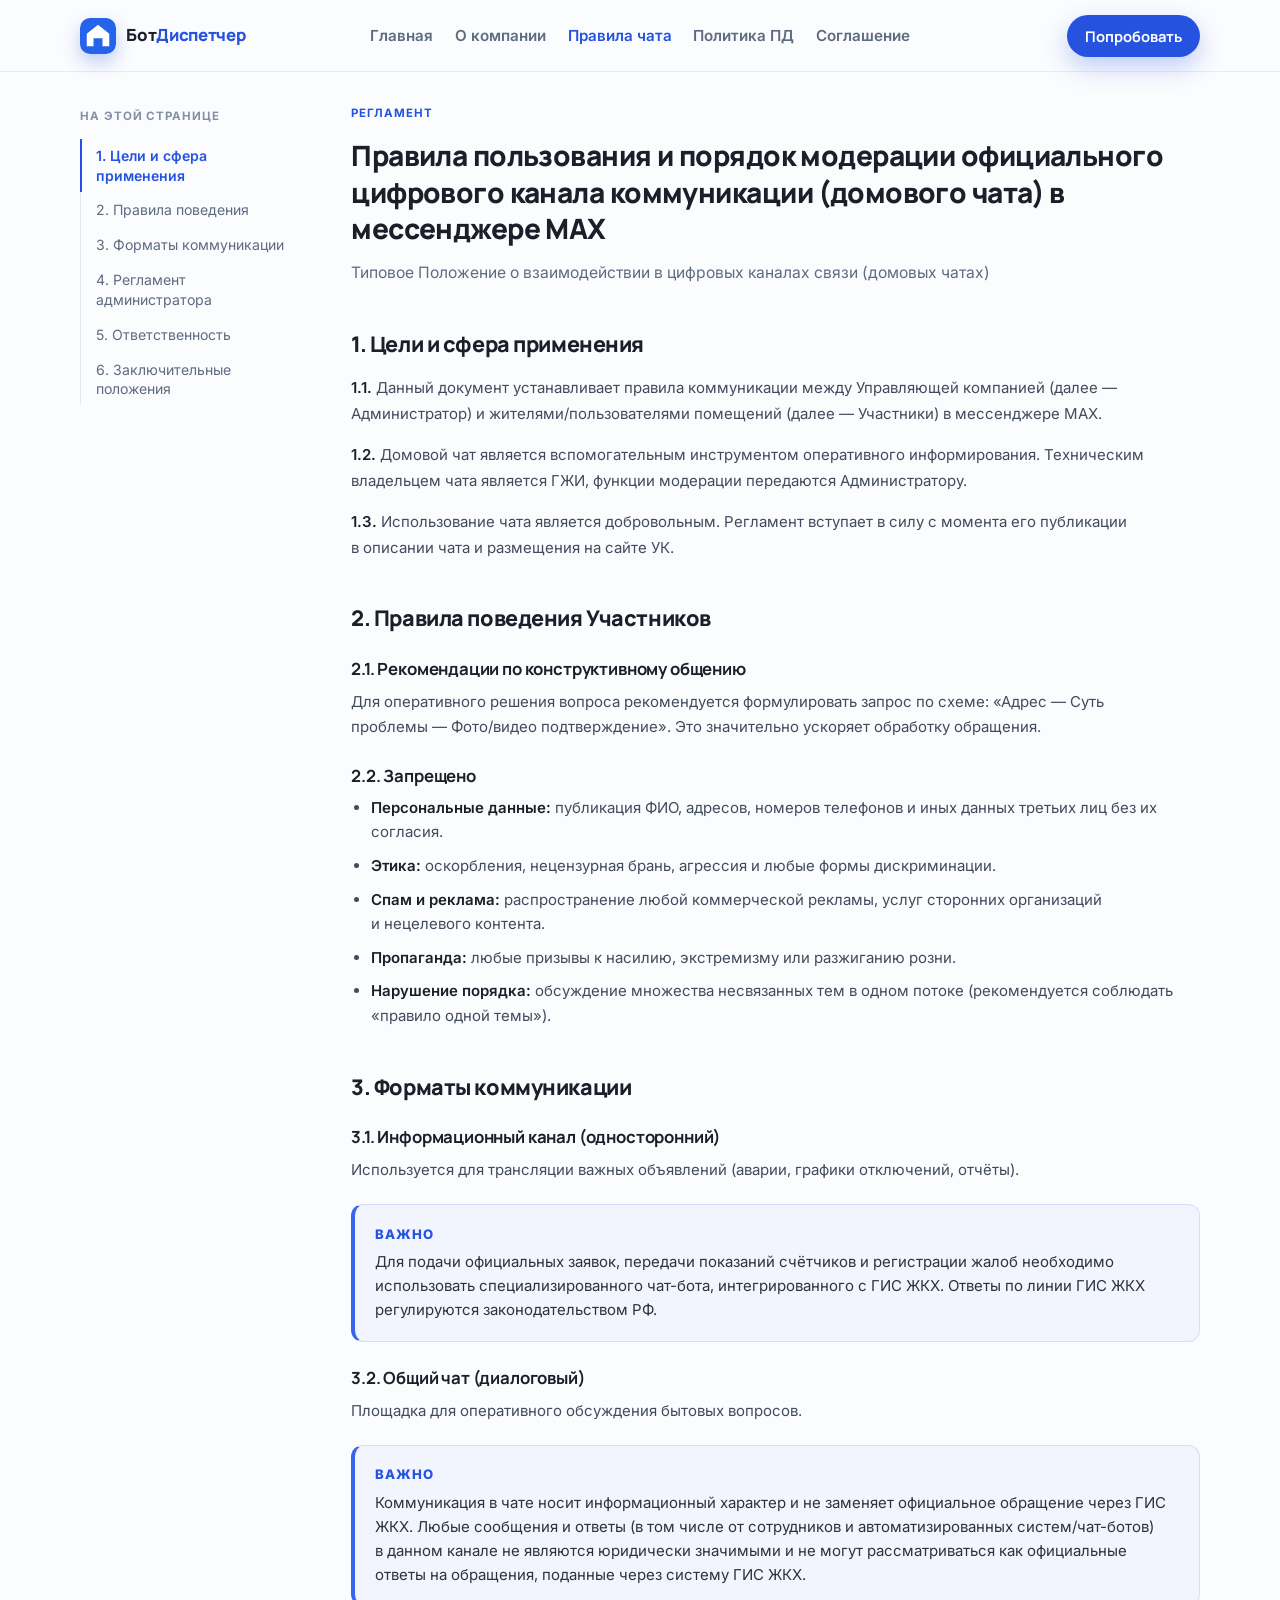
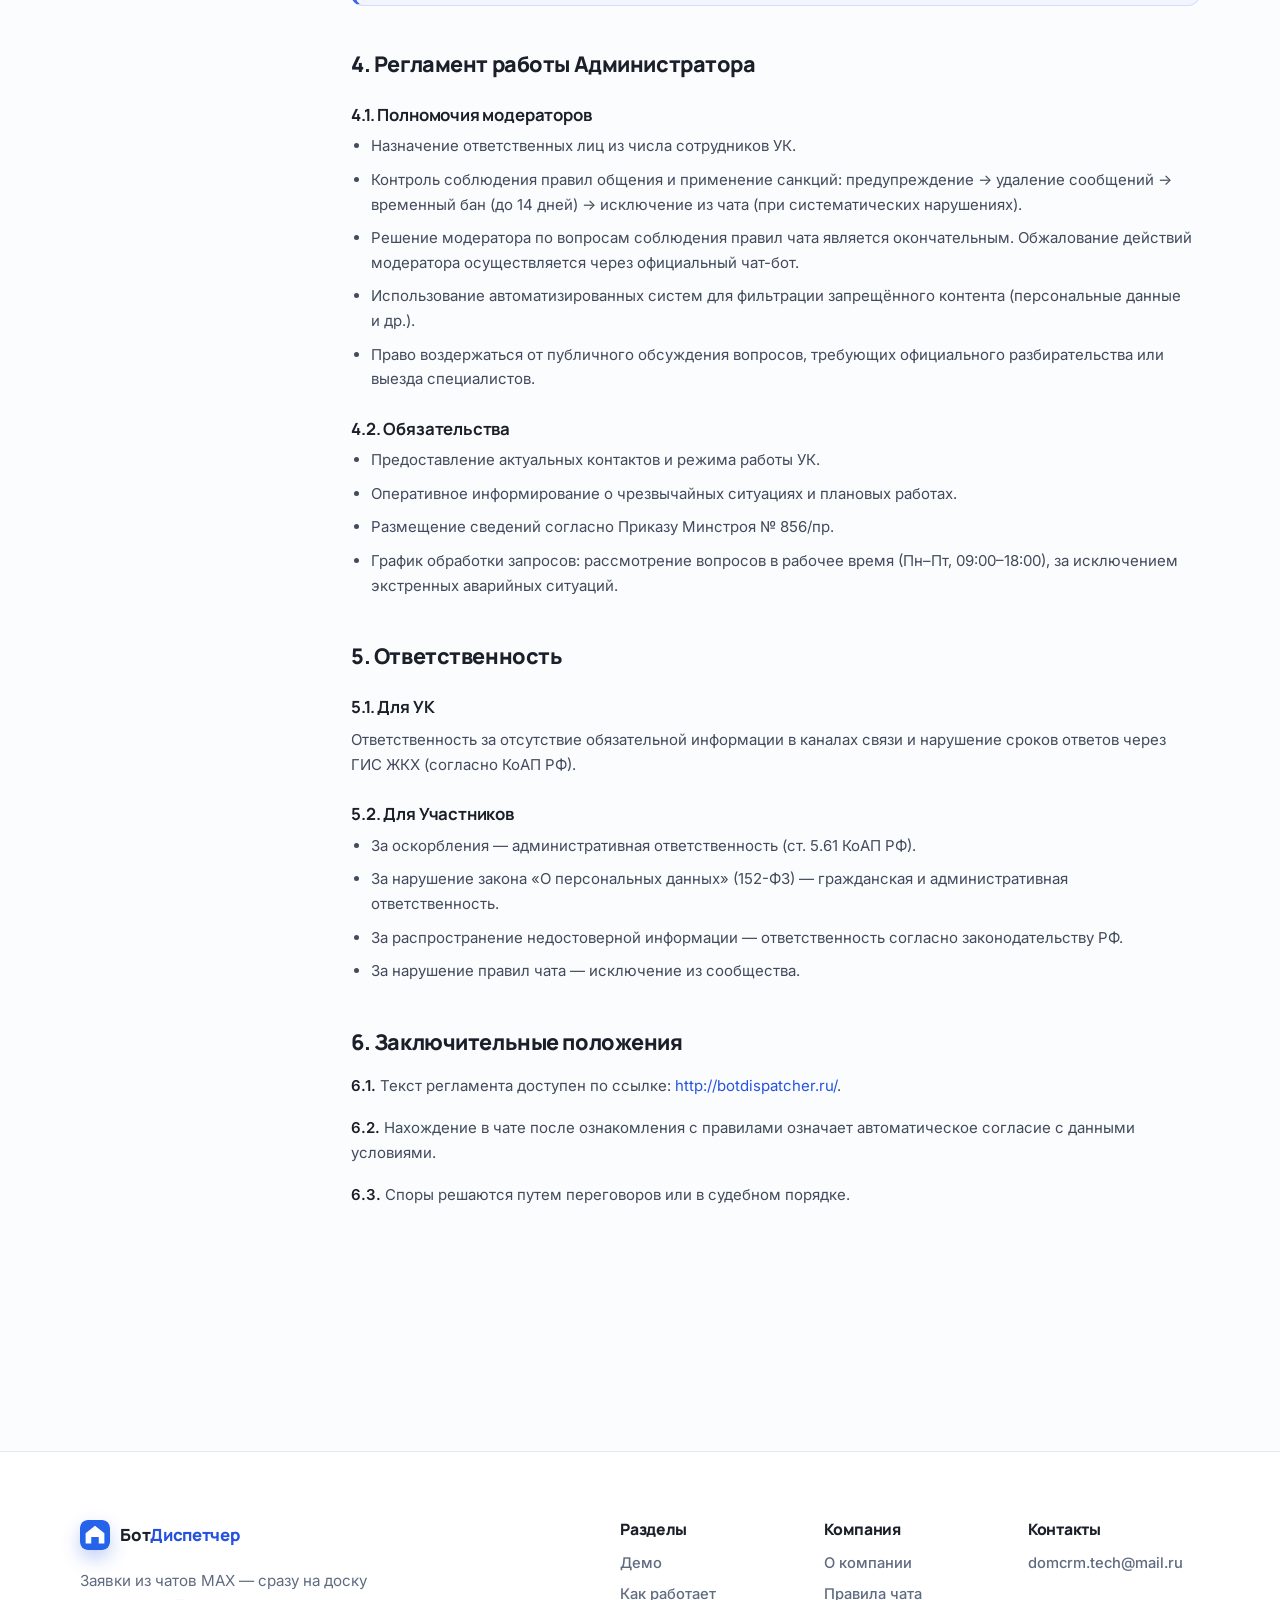
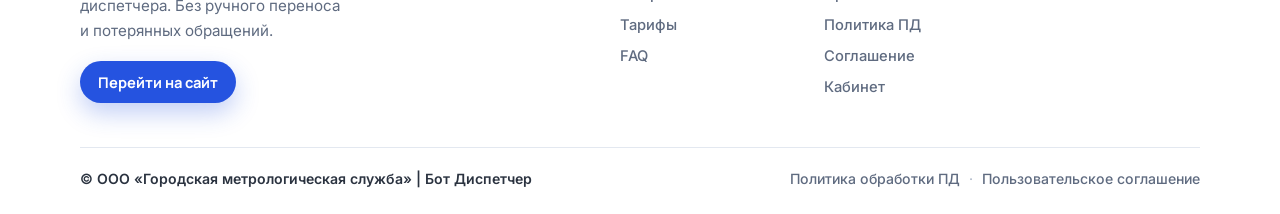
<file: rules.html>
<!doctype html>
<html lang="ru">
  <head>
    <meta charset="UTF-8" />
    <meta name="viewport" content="width=device-width, initial-scale=1.0" />
    <title>Правила домового чата MAX — БотДиспетчер</title>
    <meta
      name="description"
      content="Правила пользования и порядок модерации официального цифрового канала коммуникации (домового чата) в мессенджере MAX."
    />
    <link rel="preconnect" href="https://fonts.googleapis.com" />
    <link rel="preconnect" href="https://fonts.gstatic.com" crossorigin />
    <link
      href="https://fonts.googleapis.com/css2?family=Inter:wght@400;500;600;700&family=Manrope:wght@500;600;700;800&display=swap"
      rel="stylesheet"
    />
    <link rel="icon" href="public/favicon.svg" type="image/svg+xml" />
    <link rel="stylesheet" href="css/styles.css" />
    <link rel="stylesheet" href="css/rules.css" />
    <!-- Yandex.Metrika counter -->
    <script type="text/javascript">
    (function(m,e,t,r,i,k,a){
        m[i]=m[i]||function(){(m[i].a=m[i].a||[]).push(arguments)};
        m[i].l=1*new Date();
        for (var j = 0; j < document.scripts.length; j++) {if (document.scripts[j].src === r) { return; }}
        k=e.createElement(t),a=e.getElementsByTagName(t)[0],k.async=1,k.src=r,a.parentNode.insertBefore(k,a)
    })(window, document,'script','https://mc.yandex.ru/metrika/tag.js?id=112716961', 'ym');

    ym(112716961, 'init', {ssr:true, webvisor:true, clickmap:true, ecommerce:"dataLayer", referrer: document.referrer, url: location.href, accurateTrackBounce:true, trackLinks:true});
    </script>
    <noscript><div><img src="https://mc.yandex.ru/watch/112716961" style="position:absolute; left:-9999px;" alt="" /></div></noscript>
  </head>
  <body class="page-rules">
    <header class="site-header" id="top">
      <div class="container header-inner">
        <a class="brand" href="index.html" aria-label="БотДиспетчер">
          <span class="brand__mark" aria-hidden="true">
            <img src="public/favicon.svg" width="36" height="36" alt="" />
          </span>
          <span class="brand__text">Бот<span>Диспетчер</span></span>
        </a>

        <nav class="nav" id="nav" aria-label="Основная навигация">
          <a href="index.html">Главная</a>
          <a href="about.html">О компании</a>
          <a href="rules.html" aria-current="page">Правила чата</a>
          <a href="privacy-policy.html">Политика ПД</a>
          <a href="user-agreement.html">Соглашение</a>
          <button
            type="button"
            class="btn btn--primary nav__cta"
            data-lead-open
            data-tariff="trial"
          >
            Попробовать
          </button>
        </nav>

        <div class="header-actions">
          <button
            type="button"
            class="btn btn--primary"
            data-lead-open
            data-tariff="trial"
          >
            Попробовать
          </button>
          <button
            class="nav-toggle"
            id="navToggle"
            type="button"
            aria-label="Меню"
            aria-expanded="false"
          >
            <span></span><span></span><span></span>
          </button>
        </div>
      </div>
    </header>

    <main class="rules-shell">
      <div class="rules-shell__inner">
        <aside class="rules-rail" aria-label="На этой странице">
          <p class="rules-rail__title">На этой странице</p>
          <nav class="rules-rail__nav">
            <a href="#s1">1. Цели и сфера применения</a>
            <a href="#s2">2. Правила поведения</a>
            <a href="#s3">3. Форматы коммуникации</a>
            <a href="#s4">4. Регламент администратора</a>
            <a href="#s5">5. Ответственность</a>
            <a href="#s6">6. Заключительные положения</a>
          </nav>
        </aside>

        <article class="rules-content">
          <header class="rules-content__header">
            <p class="rules-content__eyebrow">Регламент</p>
            <h1>
              Правила пользования и порядок модерации официального цифрового
              канала коммуникации (домового чата) в мессенджере MAX
            </h1>
            <p class="rules-content__lead">
              Типовое Положение о взаимодействии в цифровых каналах связи
              (домовых чатах)
            </p>
          </header>

          <section class="rules-section" id="s1">
            <h2>1. Цели и сфера применения</h2>
            <p>
              <strong>1.1.</strong> Данный документ устанавливает правила
              коммуникации между Управляющей компанией (далее&nbsp;&mdash;
              Администратор) и&nbsp;жителями/пользователями помещений
              (далее&nbsp;&mdash; Участники) в&nbsp;мессенджере MAX.
            </p>
            <p>
              <strong>1.2.</strong> Домовой чат является вспомогательным
              инструментом оперативного информирования. Техническим владельцем
              чата является ГЖИ, функции модерации передаются Администратору.
            </p>
            <p>
              <strong>1.3.</strong> Использование чата является добровольным.
              Регламент вступает в&nbsp;силу с&nbsp;момента его публикации
              в&nbsp;описании чата и&nbsp;размещения на&nbsp;сайте УК.
            </p>
          </section>

          <section class="rules-section" id="s2">
            <h2>2. Правила поведения Участников</h2>
            <h3>2.1. Рекомендации по конструктивному общению</h3>
            <p>
              Для оперативного решения вопроса рекомендуется формулировать
              запрос по&nbsp;схеме: «Адрес&nbsp;&mdash; Суть
              проблемы&nbsp;&mdash; Фото/видео подтверждение». Это значительно
              ускоряет обработку обращения.
            </p>

            <h3>2.2. Запрещено</h3>
            <ul>
              <li>
                <strong>Персональные данные:</strong> публикация ФИО, адресов,
                номеров телефонов и&nbsp;иных данных третьих лиц без их
                согласия.
              </li>
              <li>
                <strong>Этика:</strong> оскорбления, нецензурная брань,
                агрессия и&nbsp;любые формы дискриминации.
              </li>
              <li>
                <strong>Спам и&nbsp;реклама:</strong> распространение любой
                коммерческой рекламы, услуг сторонних организаций
                и&nbsp;нецелевого контента.
              </li>
              <li>
                <strong>Пропаганда:</strong> любые призывы к&nbsp;насилию,
                экстремизму или разжиганию розни.
              </li>
              <li>
                <strong>Нарушение порядка:</strong> обсуждение множества
                несвязанных тем в&nbsp;одном потоке (рекомендуется соблюдать
                «правило одной темы»).
              </li>
            </ul>
          </section>

          <section class="rules-section" id="s3">
            <h2>3. Форматы коммуникации</h2>
            <h3>3.1. Информационный канал (односторонний)</h3>
            <p>
              Используется для трансляции важных объявлений (аварии, графики
              отключений, отчёты).
            </p>
            <aside class="rules-note">
              <p>
                <strong>Важно</strong>
                Для подачи официальных заявок, передачи показаний счётчиков
                и&nbsp;регистрации жалоб необходимо использовать
                специализированного чат-бота, интегрированного с&nbsp;ГИС ЖКХ.
                Ответы по&nbsp;линии ГИС ЖКХ регулируются
                законодательством&nbsp;РФ.
              </p>
            </aside>

            <h3>3.2. Общий чат (диалоговый)</h3>
            <p>
              Площадка для оперативного обсуждения бытовых вопросов.
            </p>
            <aside class="rules-note">
              <p>
                <strong>Важно</strong>
                Коммуникация в&nbsp;чате носит информационный характер
                и&nbsp;не&nbsp;заменяет официальное обращение через ГИС ЖКХ.
                Любые сообщения и&nbsp;ответы (в&nbsp;том числе
                от&nbsp;сотрудников и&nbsp;автоматизированных систем/чат-ботов)
                в&nbsp;данном канале не&nbsp;являются юридически значимыми
                и&nbsp;не&nbsp;могут рассматриваться как официальные ответы
                на&nbsp;обращения, поданные через систему ГИС ЖКХ.
              </p>
            </aside>
          </section>

          <section class="rules-section" id="s4">
            <h2>4. Регламент работы Администратора</h2>
            <h3>4.1. Полномочия модераторов</h3>
            <ul>
              <li>
                Назначение ответственных лиц из&nbsp;числа сотрудников УК.
              </li>
              <li>
                Контроль соблюдения правил общения и&nbsp;применение санкций:
                предупреждение&nbsp;&rarr; удаление сообщений&nbsp;&rarr;
                временный бан (до&nbsp;14&nbsp;дней)&nbsp;&rarr; исключение
                из&nbsp;чата (при систематических нарушениях).
              </li>
              <li>
                Решение модератора по&nbsp;вопросам соблюдения правил чата
                является окончательным. Обжалование действий модератора
                осуществляется через официальный чат-бот.
              </li>
              <li>
                Использование автоматизированных систем для фильтрации
                запрещённого контента (персональные данные и&nbsp;др.).
              </li>
              <li>
                Право воздержаться от&nbsp;публичного обсуждения вопросов,
                требующих официального разбирательства или выезда специалистов.
              </li>
            </ul>

            <h3>4.2. Обязательства</h3>
            <ul>
              <li>
                Предоставление актуальных контактов и&nbsp;режима работы УК.
              </li>
              <li>
                Оперативное информирование о&nbsp;чрезвычайных ситуациях
                и&nbsp;плановых работах.
              </li>
              <li>
                Размещение сведений согласно Приказу Минстроя №&nbsp;856/пр.
              </li>
              <li>
                График обработки запросов: рассмотрение вопросов в&nbsp;рабочее
                время (Пн–Пт, 09:00–18:00), за&nbsp;исключением экстренных
                аварийных ситуаций.
              </li>
            </ul>
          </section>

          <section class="rules-section" id="s5">
            <h2>5. Ответственность</h2>
            <h3>5.1. Для УК</h3>
            <p>
              Ответственность за&nbsp;отсутствие обязательной информации
              в&nbsp;каналах связи и&nbsp;нарушение сроков ответов через ГИС
              ЖКХ (согласно КоАП&nbsp;РФ).
            </p>

            <h3>5.2. Для Участников</h3>
            <ul>
              <li>
                За&nbsp;оскорбления&nbsp;&mdash; административная
                ответственность (ст.&nbsp;5.61 КоАП&nbsp;РФ).
              </li>
              <li>
                За&nbsp;нарушение закона «О&nbsp;персональных данных»
                (152-ФЗ)&nbsp;&mdash; гражданская и&nbsp;административная
                ответственность.
              </li>
              <li>
                За&nbsp;распространение недостоверной
                информации&nbsp;&mdash; ответственность согласно
                законодательству&nbsp;РФ.
              </li>
              <li>
                За&nbsp;нарушение правил чата&nbsp;&mdash; исключение
                из&nbsp;сообщества.
              </li>
            </ul>
          </section>

          <section class="rules-section" id="s6">
            <h2>6. Заключительные положения</h2>
            <p>
              <strong>6.1.</strong> Текст регламента доступен по&nbsp;ссылке:
              <a href="http://botdispatcher.ru/"
                >http://botdispatcher.ru/</a
              >.
            </p>
            <p>
              <strong>6.2.</strong> Нахождение в&nbsp;чате после ознакомления
              с&nbsp;правилами означает автоматическое согласие с&nbsp;данными
              условиями.
            </p>
            <p>
              <strong>6.3.</strong> Споры решаются путем переговоров или
              в&nbsp;судебном порядке.
            </p>
          </section>
        </article>
      </div>
    </main>

    <footer class="site-footer">
      <div class="container">
        <div class="footer-top">
          <div class="footer-brand">
            <a class="brand brand--footer" href="index.html">
              <span class="brand__mark" aria-hidden="true">
                <img src="public/favicon.svg" width="30" height="30" alt="" />
              </span>
              <span class="brand__text">Бот<span>Диспетчер</span></span>
            </a>
            <p class="footer-brand__text">
              Заявки из&nbsp;чатов MAX&nbsp;&mdash; сразу на&nbsp;доску
              диспетчера. Без ручного переноса и&nbsp;потерянных обращений.
            </p>
            <div class="footer-brand__actions">
              <a
                class="btn btn--primary"
                href="https://domcrm.tech"
                target="_blank"
                rel="noopener"
                >Перейти на сайт</a
              >
            </div>
          </div>

          <div class="footer-cols">
            <div class="footer-col">
              <h3>Разделы</h3>
              <a href="index.html#demo">Демо</a>
              <a href="index.html#how">Как работает</a>
              <a href="index.html#pricing">Тарифы</a>
              <a href="index.html#faq">FAQ</a>
            </div>
            <div class="footer-col">
              <h3>Компания</h3>
              <a href="about.html">О компании</a>
              <a href="rules.html">Правила чата</a>
              <a href="privacy-policy.html">Политика ПД</a>
              <a href="user-agreement.html">Соглашение</a>
              <a href="https://domcrm.tech" target="_blank" rel="noopener"
                >Кабинет</a
              >
            </div>
            <div class="footer-col">
              <h3>Контакты</h3>
              <a href="mailto:domcrm.tech@mail.ru">domcrm.tech@mail.ru</a>
            </div>
          </div>
        </div>

        <div class="footer-bottom">
          <p>
            © ООО «Городская метрологическая служба» | Бот Диспетчер
          </p>
          <nav class="footer-legal" aria-label="Юридические документы">
            <a href="privacy-policy.html">Политика обработки ПД</a>
            <span aria-hidden="true">·</span>
            <a href="user-agreement.html">Пользовательское соглашение</a>
          </nav>
        </div>
      </div>
    </footer>

    <div class="lead-modal" id="leadModal" hidden>
      <div class="lead-modal__backdrop" data-lead-close></div>
      <div
        class="lead-modal__dialog"
        role="dialog"
        aria-modal="true"
        aria-labelledby="leadModalTitle"
      >
        <button
          type="button"
          class="lead-modal__close"
          data-lead-close
          aria-label="Закрыть"
        >
          ×
        </button>

        <div class="lead-modal__view" data-lead-view="form">
          <p class="eyebrow">Заявка на тариф</p>
          <h2 id="leadModalTitle">Оставьте контакты</h2>
          <p class="lead-modal__lead">
            Выбранный план:
            <strong data-lead-tariff-label>Пробный период</strong>
          </p>
          <form class="lead-form" id="leadForm" novalidate>
            <label class="lead-field">
              <span>Имя</span>
              <input
                type="text"
                name="name"
                id="leadName"
                autocomplete="name"
                required
              />
              <em class="lead-field__error" data-error-for="name" hidden></em>
            </label>
            <label class="lead-field">
              <span>Телефон</span>
              <input
                type="tel"
                name="phone"
                id="leadPhone"
                autocomplete="tel"
                required
              />
              <em class="lead-field__error" data-error-for="phone" hidden></em>
            </label>
            <label class="lead-field">
              <span>Компания</span>
              <input
                type="text"
                name="company"
                id="leadCompany"
                autocomplete="organization"
              />
            </label>
            <label class="lead-field">
              <span>Email</span>
              <input
                type="email"
                name="email"
                id="leadEmail"
                autocomplete="email"
                required
              />
              <em class="lead-field__error" data-error-for="email" hidden></em>
            </label>

            <button type="submit" class="btn btn--primary lead-form__submit">
              Отправить заявку
            </button>
            <p class="lead-form__privacy">
              Отправляя заявку, вы соглашаетесь с
              <a href="privacy-policy.html">Политикой обработки ПД</a>
              и
              <a href="user-agreement.html">Пользовательским соглашением</a>.
            </p>
          </form>
        </div>

        <div class="lead-modal__view" data-lead-view="success" hidden>
          <div class="lead-success">
            <div class="lead-success__icon" aria-hidden="true">✓</div>
            <h2>Заявка принята</h2>
            <p>
              Спасибо! Мы получили ваши контакты по тарифу
              <strong id="leadSuccessTariff"></strong>.
            </p>
            <button type="button" class="btn btn--primary" data-lead-close>
              Хорошо
            </button>
          </div>
        </div>
      </div>
    </div>

    <script src="js/app.js"></script>
    <script src="js/rules.js"></script>
  </body>
</html>
</file>
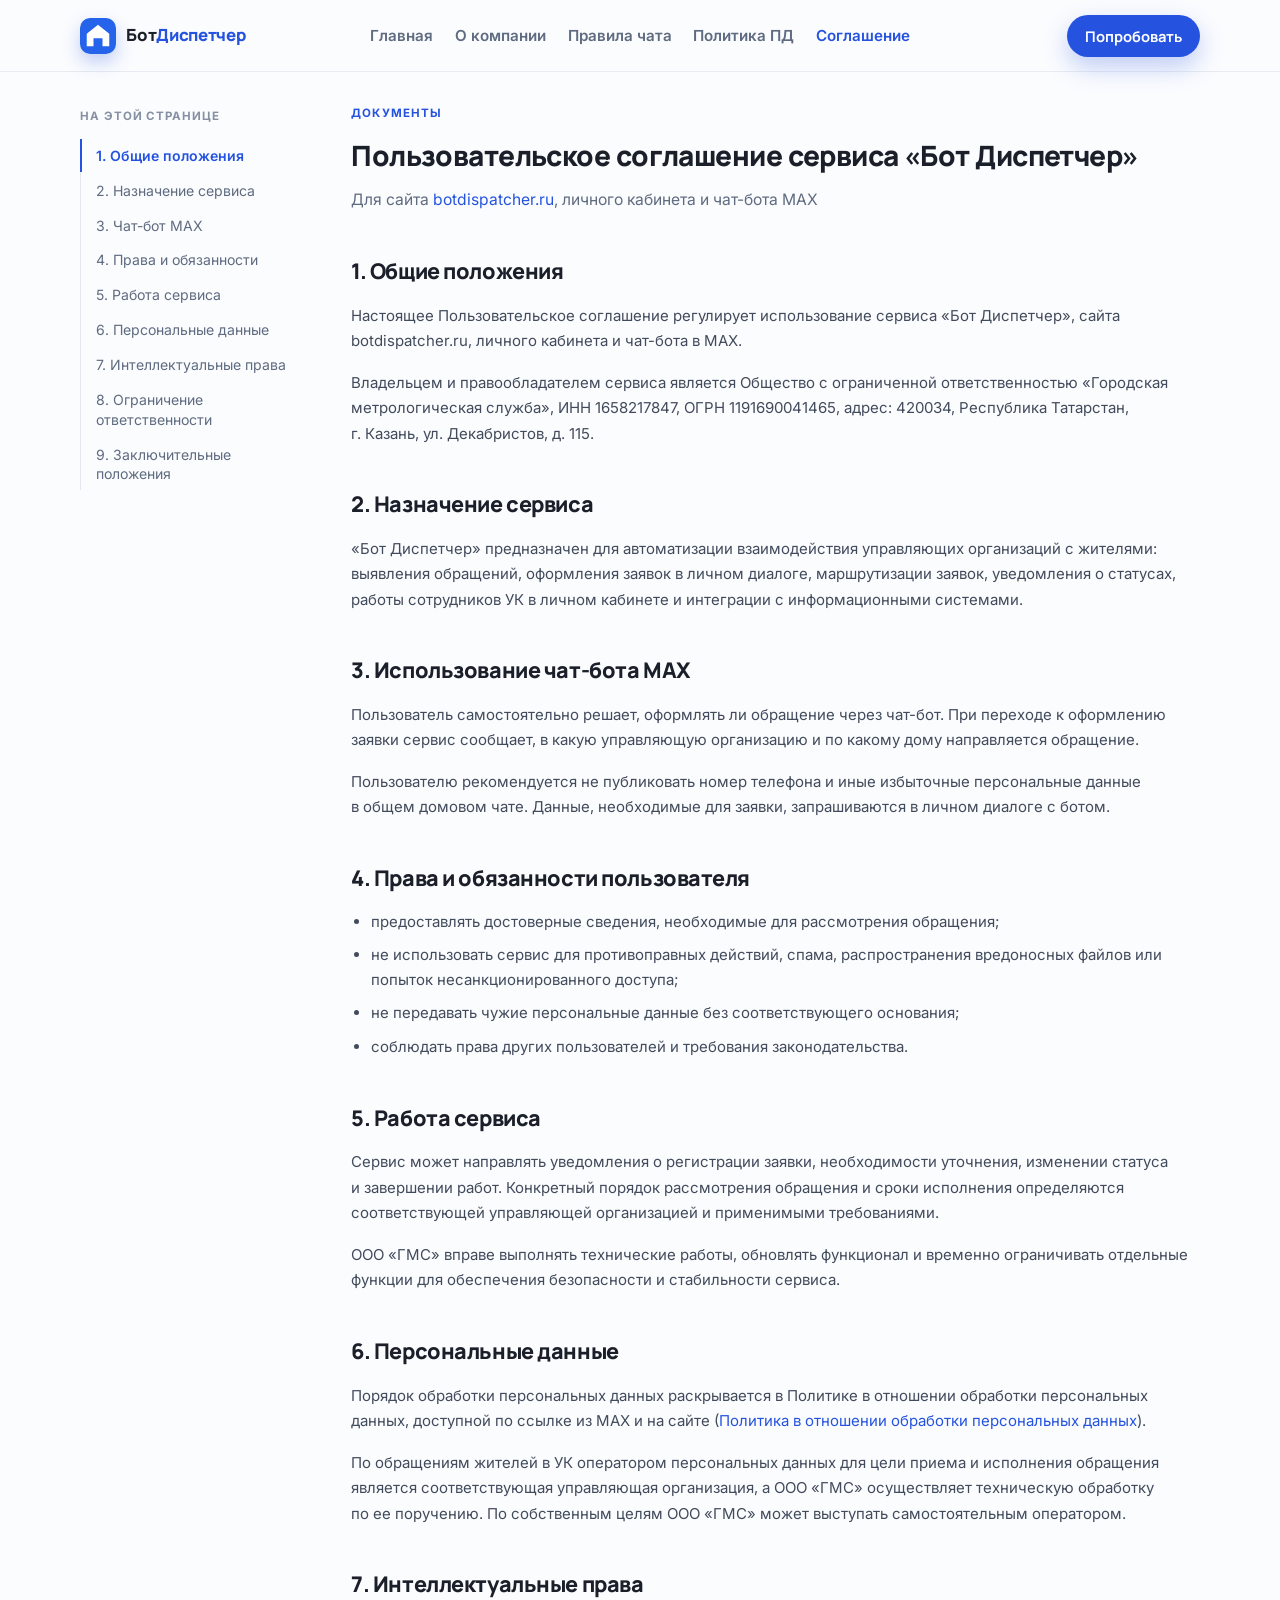
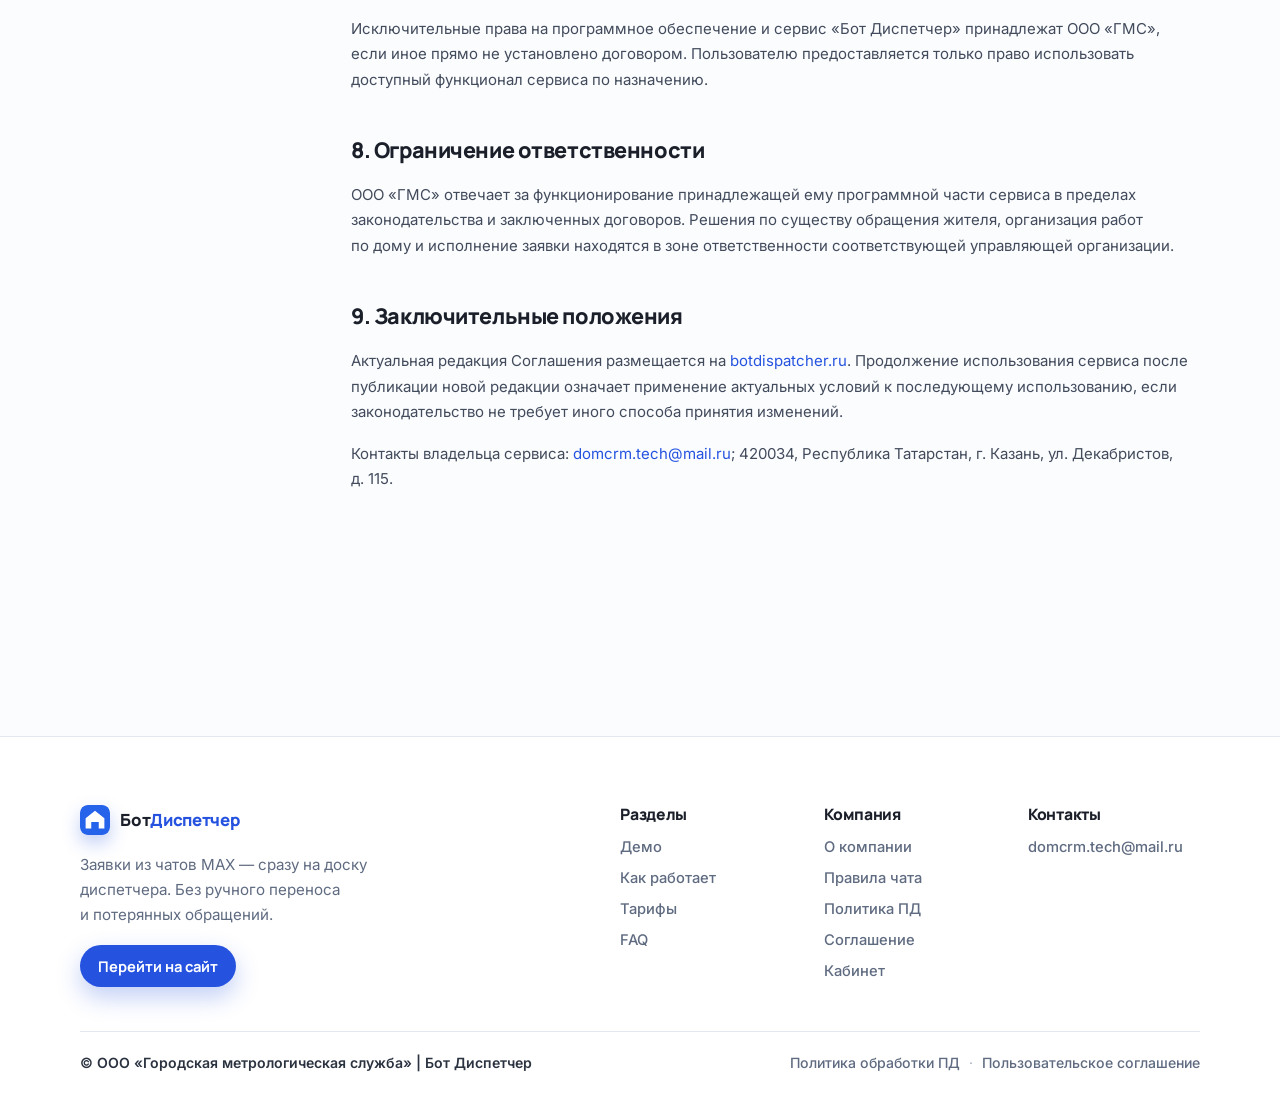
<file: user-agreement.html>
<!doctype html>
<html lang="ru">
  <head>
    <meta charset="UTF-8" />
    <meta name="viewport" content="width=device-width, initial-scale=1.0" />
    <title>Пользовательское соглашение — БотДиспетчер</title>
    <meta
      name="description"
      content="Пользовательское соглашение сервиса «Бот Диспетчер» для сайта botdispatcher.ru, личного кабинета и чат-бота MAX."
    />
    <link rel="preconnect" href="https://fonts.googleapis.com" />
    <link rel="preconnect" href="https://fonts.gstatic.com" crossorigin />
    <link
      href="https://fonts.googleapis.com/css2?family=Inter:wght@400;500;600;700&family=Manrope:wght@500;600;700;800&display=swap"
      rel="stylesheet"
    />
    <link rel="icon" href="public/favicon.svg" type="image/svg+xml" />
    <link rel="stylesheet" href="css/styles.css" />
    <link rel="stylesheet" href="css/rules.css" />
    <!-- Yandex.Metrika counter -->
    <script type="text/javascript">
    (function(m,e,t,r,i,k,a){
        m[i]=m[i]||function(){(m[i].a=m[i].a||[]).push(arguments)};
        m[i].l=1*new Date();
        for (var j = 0; j < document.scripts.length; j++) {if (document.scripts[j].src === r) { return; }}
        k=e.createElement(t),a=e.getElementsByTagName(t)[0],k.async=1,k.src=r,a.parentNode.insertBefore(k,a)
    })(window, document,'script','https://mc.yandex.ru/metrika/tag.js?id=112716961', 'ym');

    ym(112716961, 'init', {ssr:true, webvisor:true, clickmap:true, ecommerce:"dataLayer", referrer: document.referrer, url: location.href, accurateTrackBounce:true, trackLinks:true});
    </script>
    <noscript><div><img src="https://mc.yandex.ru/watch/112716961" style="position:absolute; left:-9999px;" alt="" /></div></noscript>
  </head>
  <body class="page-rules">
    <header class="site-header" id="top">
      <div class="container header-inner">
        <a class="brand" href="index.html" aria-label="БотДиспетчер">
          <span class="brand__mark" aria-hidden="true">
            <img src="public/favicon.svg" width="36" height="36" alt="" />
          </span>
          <span class="brand__text">Бот<span>Диспетчер</span></span>
        </a>

        <nav class="nav" id="nav" aria-label="Основная навигация">
          <a href="index.html">Главная</a>
          <a href="about.html">О компании</a>
          <a href="rules.html">Правила чата</a>
          <a href="privacy-policy.html">Политика ПД</a>
          <a href="user-agreement.html" aria-current="page">Соглашение</a>
          <button
            type="button"
            class="btn btn--primary nav__cta"
            data-lead-open
            data-tariff="trial"
          >
            Попробовать
          </button>
        </nav>

        <div class="header-actions">
          <button
            type="button"
            class="btn btn--primary"
            data-lead-open
            data-tariff="trial"
          >
            Попробовать
          </button>
          <button
            class="nav-toggle"
            id="navToggle"
            type="button"
            aria-label="Меню"
            aria-expanded="false"
          >
            <span></span><span></span><span></span>
          </button>
        </div>
      </div>
    </header>

    <main class="rules-shell">
      <div class="rules-shell__inner">
        <aside class="rules-rail" aria-label="На этой странице">
          <p class="rules-rail__title">На этой странице</p>
          <nav class="rules-rail__nav">
            <a href="#s1">1. Общие положения</a>
            <a href="#s2">2. Назначение сервиса</a>
            <a href="#s3">3. Чат-бот MAX</a>
            <a href="#s4">4. Права и обязанности</a>
            <a href="#s5">5. Работа сервиса</a>
            <a href="#s6">6. Персональные данные</a>
            <a href="#s7">7. Интеллектуальные права</a>
            <a href="#s8">8. Ограничение ответственности</a>
            <a href="#s9">9. Заключительные положения</a>
          </nav>
        </aside>

        <article class="rules-content">
          <header class="rules-content__header">
            <p class="rules-content__eyebrow">Документы</p>
            <h1>Пользовательское соглашение сервиса «Бот Диспетчер»</h1>
            <p class="rules-content__lead">
              Для сайта
              <a href="http://botdispatcher.ru/">botdispatcher.ru</a>, личного
              кабинета и&nbsp;чат-бота MAX
            </p>
          </header>

          <section class="rules-section" id="s1">
            <h2>1. Общие положения</h2>
            <p>
              Настоящее Пользовательское соглашение регулирует использование
              сервиса «Бот Диспетчер», сайта botdispatcher.ru, личного кабинета
              и&nbsp;чат-бота в&nbsp;MAX.
            </p>
            <p>
              Владельцем и&nbsp;правообладателем сервиса является Общество
              с&nbsp;ограниченной ответственностью «Городская метрологическая
              служба», ИНН 1658217847, ОГРН 1191690041465, адрес: 420034,
              Республика Татарстан, г.&nbsp;Казань, ул.&nbsp;Декабристов,
              д.&nbsp;115.
            </p>
          </section>

          <section class="rules-section" id="s2">
            <h2>2. Назначение сервиса</h2>
            <p>
              «Бот Диспетчер» предназначен для автоматизации взаимодействия
              управляющих организаций с&nbsp;жителями: выявления обращений,
              оформления заявок в&nbsp;личном диалоге, маршрутизации заявок,
              уведомления о&nbsp;статусах, работы сотрудников УК в&nbsp;личном
              кабинете и&nbsp;интеграции с&nbsp;информационными системами.
            </p>
          </section>

          <section class="rules-section" id="s3">
            <h2>3. Использование чат-бота MAX</h2>
            <p>
              Пользователь самостоятельно решает, оформлять ли обращение через
              чат-бот. При переходе к&nbsp;оформлению заявки сервис сообщает,
              в&nbsp;какую управляющую организацию и&nbsp;по&nbsp;какому дому
              направляется обращение.
            </p>
            <p>
              Пользователю рекомендуется не&nbsp;публиковать номер телефона
              и&nbsp;иные избыточные персональные данные в&nbsp;общем домовом
              чате. Данные, необходимые для заявки, запрашиваются в&nbsp;личном
              диалоге с&nbsp;ботом.
            </p>
          </section>

          <section class="rules-section" id="s4">
            <h2>4. Права и&nbsp;обязанности пользователя</h2>
            <ul>
              <li>
                предоставлять достоверные сведения, необходимые для рассмотрения
                обращения;
              </li>
              <li>
                не&nbsp;использовать сервис для противоправных действий, спама,
                распространения вредоносных файлов или попыток
                несанкционированного доступа;
              </li>
              <li>
                не&nbsp;передавать чужие персональные данные без соответствующего
                основания;
              </li>
              <li>
                соблюдать права других пользователей и&nbsp;требования
                законодательства.
              </li>
            </ul>
          </section>

          <section class="rules-section" id="s5">
            <h2>5. Работа сервиса</h2>
            <p>
              Сервис может направлять уведомления о&nbsp;регистрации заявки,
              необходимости уточнения, изменении статуса и&nbsp;завершении работ.
              Конкретный порядок рассмотрения обращения и&nbsp;сроки исполнения
              определяются соответствующей управляющей организацией
              и&nbsp;применимыми требованиями.
            </p>
            <p>
              ООО «ГМС» вправе выполнять технические работы, обновлять функционал
              и&nbsp;временно ограничивать отдельные функции для обеспечения
              безопасности и&nbsp;стабильности сервиса.
            </p>
          </section>

          <section class="rules-section" id="s6">
            <h2>6. Персональные данные</h2>
            <p>
              Порядок обработки персональных данных раскрывается в&nbsp;Политике
              в&nbsp;отношении обработки персональных данных, доступной
              по&nbsp;ссылке из&nbsp;MAX и&nbsp;на&nbsp;сайте
              (<a href="privacy-policy.html"
                >Политика в&nbsp;отношении обработки персональных данных</a
              >).
            </p>
            <p>
              По&nbsp;обращениям жителей в&nbsp;УК оператором персональных данных
              для цели приема и&nbsp;исполнения обращения является
              соответствующая управляющая организация, а&nbsp;ООО «ГМС»
              осуществляет техническую обработку по&nbsp;ее&nbsp;поручению. По
              собственным целям ООО «ГМС» может выступать самостоятельным
              оператором.
            </p>
          </section>

          <section class="rules-section" id="s7">
            <h2>7. Интеллектуальные права</h2>
            <p>
              Исключительные права на&nbsp;программное обеспечение и&nbsp;сервис
              «Бот Диспетчер» принадлежат ООО «ГМС», если иное прямо
              не&nbsp;установлено договором. Пользователю предоставляется только
              право использовать доступный функционал сервиса по&nbsp;назначению.
            </p>
          </section>

          <section class="rules-section" id="s8">
            <h2>8. Ограничение ответственности</h2>
            <p>
              ООО «ГМС» отвечает за&nbsp;функционирование принадлежащей ему
              программной части сервиса в&nbsp;пределах законодательства
              и&nbsp;заключенных договоров. Решения по&nbsp;существу обращения
              жителя, организация работ по&nbsp;дому и&nbsp;исполнение заявки
              находятся в&nbsp;зоне ответственности соответствующей управляющей
              организации.
            </p>
          </section>

          <section class="rules-section" id="s9">
            <h2>9. Заключительные положения</h2>
            <p>
              Актуальная редакция Соглашения размещается на
              <a href="http://botdispatcher.ru/">botdispatcher.ru</a>.
              Продолжение использования сервиса после публикации новой редакции
              означает применение актуальных условий к&nbsp;последующему
              использованию, если законодательство не&nbsp;требует иного способа
              принятия изменений.
            </p>
            <p>
              Контакты владельца сервиса:
              <a href="mailto:domcrm.tech@mail.ru">domcrm.tech@mail.ru</a>;
              420034, Республика Татарстан, г.&nbsp;Казань, ул.&nbsp;Декабристов,
              д.&nbsp;115.
            </p>
          </section>
        </article>
      </div>
    </main>

    <footer class="site-footer">
      <div class="container">
        <div class="footer-top">
          <div class="footer-brand">
            <a class="brand brand--footer" href="index.html">
              <span class="brand__mark" aria-hidden="true">
                <img src="public/favicon.svg" width="30" height="30" alt="" />
              </span>
              <span class="brand__text">Бот<span>Диспетчер</span></span>
            </a>
            <p class="footer-brand__text">
              Заявки из&nbsp;чатов MAX&nbsp;&mdash; сразу на&nbsp;доску
              диспетчера. Без ручного переноса и&nbsp;потерянных обращений.
            </p>
            <div class="footer-brand__actions">
              <a
                class="btn btn--primary"
                href="https://domcrm.tech"
                target="_blank"
                rel="noopener"
                >Перейти на сайт</a
              >
            </div>
          </div>

          <div class="footer-cols">
            <div class="footer-col">
              <h3>Разделы</h3>
              <a href="index.html#demo">Демо</a>
              <a href="index.html#how">Как работает</a>
              <a href="index.html#pricing">Тарифы</a>
              <a href="index.html#faq">FAQ</a>
            </div>
            <div class="footer-col">
              <h3>Компания</h3>
              <a href="about.html">О компании</a>
              <a href="rules.html">Правила чата</a>
              <a href="privacy-policy.html">Политика ПД</a>
              <a href="user-agreement.html">Соглашение</a>
              <a href="https://domcrm.tech" target="_blank" rel="noopener"
                >Кабинет</a
              >
            </div>
            <div class="footer-col">
              <h3>Контакты</h3>
              <a href="mailto:domcrm.tech@mail.ru">domcrm.tech@mail.ru</a>
            </div>
          </div>
        </div>

        <div class="footer-bottom">
          <p>
            © ООО «Городская метрологическая служба» | Бот Диспетчер
          </p>
          <nav class="footer-legal" aria-label="Юридические документы">
            <a href="privacy-policy.html">Политика обработки ПД</a>
            <span aria-hidden="true">·</span>
            <a href="user-agreement.html">Пользовательское соглашение</a>
          </nav>
        </div>
      </div>
    </footer>

    <div class="lead-modal" id="leadModal" hidden>
      <div class="lead-modal__backdrop" data-lead-close></div>
      <div
        class="lead-modal__dialog"
        role="dialog"
        aria-modal="true"
        aria-labelledby="leadModalTitle"
      >
        <button
          type="button"
          class="lead-modal__close"
          data-lead-close
          aria-label="Закрыть"
        >
          ×
        </button>

        <div class="lead-modal__view" data-lead-view="form">
          <p class="eyebrow">Заявка на тариф</p>
          <h2 id="leadModalTitle">Оставьте контакты</h2>
          <p class="lead-modal__lead">
            Выбранный план:
            <strong data-lead-tariff-label>Пробный период</strong>
          </p>
          <form class="lead-form" id="leadForm" novalidate>
            <label class="lead-field">
              <span>Имя</span>
              <input
                type="text"
                name="name"
                id="leadName"
                autocomplete="name"
                required
              />
              <em class="lead-field__error" data-error-for="name" hidden></em>
            </label>
            <label class="lead-field">
              <span>Телефон</span>
              <input
                type="tel"
                name="phone"
                id="leadPhone"
                autocomplete="tel"
                required
              />
              <em class="lead-field__error" data-error-for="phone" hidden></em>
            </label>
            <label class="lead-field">
              <span>Компания</span>
              <input
                type="text"
                name="company"
                id="leadCompany"
                autocomplete="organization"
              />
            </label>
            <label class="lead-field">
              <span>Email</span>
              <input
                type="email"
                name="email"
                id="leadEmail"
                autocomplete="email"
                required
              />
              <em class="lead-field__error" data-error-for="email" hidden></em>
            </label>

            <button type="submit" class="btn btn--primary lead-form__submit">
              Отправить заявку
            </button>
            <p class="lead-form__privacy">
              Отправляя заявку, вы соглашаетесь с
              <a href="privacy-policy.html">Политикой обработки ПД</a>
              и
              <a href="user-agreement.html">Пользовательским соглашением</a>.
            </p>
          </form>
        </div>

        <div class="lead-modal__view" data-lead-view="success" hidden>
          <div class="lead-success">
            <div class="lead-success__icon" aria-hidden="true">✓</div>
            <h2>Заявка принята</h2>
            <p>
              Спасибо! Мы получили ваши контакты по тарифу
              <strong id="leadSuccessTariff"></strong>.
            </p>
            <button type="button" class="btn btn--primary" data-lead-close>
              Хорошо
            </button>
          </div>
        </div>
      </div>
    </div>

    <script src="js/app.js"></script>
    <script src="js/rules.js"></script>
  </body>
</html>
</file>
<file: css/styles.css>
/* ============================================================
   БотДиспетчер — marketing landing
   Inspired by Webster SaaS structure; brand tokens from the app
   ============================================================ */

:root {
  --hd-blue-50: #eef3ff;
  --hd-blue-100: #dde7ff;
  --hd-blue-200: #bccdff;
  --hd-blue-400: #5e84f6;
  --hd-blue-500: #3a64ec;
  --hd-blue-600: #2553e0;
  --hd-blue-700: #1c41b4;
  --hd-blue-800: #18347f;
  --hd-blue-900: #11214e;

  --neutral-0: #ffffff;
  --neutral-25: #fbfcfe;
  --neutral-50: #f6f8fb;
  --neutral-100: #eef1f6;
  --neutral-200: #e3e8f0;
  --neutral-300: #d3dae6;
  --neutral-400: #aab4c5;
  --neutral-500: #8590a3;
  --neutral-600: #5f6b80;
  --neutral-700: #424b5c;
  --neutral-800: #2b3340;
  --neutral-900: #1a1f29;

  --green-100: #d4ecdd;
  --green-600: #1f8a4c;
  --amber-100: #fce8c6;
  --amber-600: #c47f0b;
  --red-100: #fad6d6;
  --red-600: #cc2f2d;

  --font-display: "Manrope", system-ui, sans-serif;
  --font-body: "Inter", system-ui, sans-serif;

  --radius-sm: 8px;
  --radius-md: 14px;
  --radius-lg: 22px;
  --shadow-soft: 0 18px 50px rgba(17, 33, 78, 0.1);
  --shadow-card: 0 8px 24px rgba(17, 33, 78, 0.08);
  --header-h: 72px;
  --max: 1120px;
}

*,
*::before,
*::after {
  box-sizing: border-box;
}

html {
  scroll-behavior: smooth;
}

body {
  margin: 0;
  font-family: var(--font-body);
  font-size: 17px;
  line-height: 1.55;
  color: var(--neutral-800);
  background:
    radial-gradient(
      1200px 600px at 85% -10%,
      rgba(93, 132, 246, 0.18),
      transparent 60%
    ),
    radial-gradient(
      900px 500px at -10% 20%,
      rgba(37, 83, 224, 0.08),
      transparent 55%
    ),
    var(--neutral-25);
  -webkit-font-smoothing: antialiased;
  overflow-x: clip;
}

img {
  max-width: 100%;
  display: block;
}

a {
  color: var(--hd-blue-600);
  text-decoration: none;
}

a:hover {
  text-decoration: underline;
}

h1,
h2,
h3 {
  font-family: var(--font-display);
  color: var(--neutral-900);
  line-height: 1.15;
  letter-spacing: -0.02em;
  margin: 0 0 0.5em;
}

h1 {
  font-size: clamp(2.1rem, 4.5vw, 3.35rem);
  font-weight: 800;
}

h2 {
  font-size: clamp(1.7rem, 3vw, 2.35rem);
  font-weight: 800;
}

h3 {
  font-size: 1.15rem;
  font-weight: 700;
  margin-bottom: 0.35em;
}

p {
  margin: 0 0 1em;
}

.sr-only {
  position: absolute;
  width: 1px;
  height: 1px;
  padding: 0;
  margin: -1px;
  overflow: hidden;
  clip: rect(0, 0, 0, 0);
  border: 0;
}

.container {
  width: min(100% - 2.5rem, var(--max));
  margin-inline: auto;
}

.container--narrow {
  width: min(100% - 2.5rem, 720px);
}

/* ---- Header ---- */
.site-header {
  position: sticky;
  top: 0;
  z-index: 40;
  height: var(--header-h);
  backdrop-filter: blur(14px);
  background: rgba(251, 252, 254, 0.82);
  border-bottom: 1px solid rgba(227, 232, 240, 0.8);
}

.header-inner {
  height: 100%;
  display: grid;
  grid-template-columns: 1fr auto 1fr;
  align-items: center;
  gap: 1.25rem;
}

.brand {
  display: inline-flex;
  align-items: center;
  gap: 0.65rem;
  color: inherit;
  text-decoration: none;
  flex-shrink: 0;
  justify-self: start;
}

.brand:hover {
  text-decoration: none;
}

.brand__mark {
  width: 36px;
  height: 36px;
  border-radius: 10px;
  display: grid;
  place-items: center;
  overflow: hidden;
  flex-shrink: 0;
  box-shadow: 0 8px 18px rgba(37, 83, 224, 0.28);
}

.brand__mark img {
  width: 100%;
  height: 100%;
  display: block;
}

.brand__text {
  font-family: var(--font-display);
  font-weight: 800;
  font-size: 1.05rem;
  letter-spacing: -0.02em;
  color: var(--neutral-900);
}

.brand__text span {
  color: var(--hd-blue-600);
}

.nav {
  display: flex;
  gap: 1.35rem;
  justify-self: center;
}

.nav a {
  color: var(--neutral-600);
  font-weight: 600;
  font-size: 0.95rem;
  text-decoration: none;
}

.nav a:hover,
.nav a[aria-current="page"] {
  color: var(--hd-blue-600);
}

.header-actions {
  display: flex;
  align-items: center;
  gap: 0.55rem;
  justify-self: end;
}

.nav-toggle {
  display: none;
  position: relative;
  width: 42px;
  height: 42px;
  padding: 0;
  border: 1px solid var(--neutral-200);
  border-radius: 10px;
  background: var(--neutral-0);
  cursor: pointer;
}

.nav-toggle span {
  position: absolute;
  left: 50%;
  top: 50%;
  width: 20px;
  height: 1.5px;
  margin-left: -10px;
  background: var(--neutral-700);
  border-radius: 2px;
  transition:
    transform 0.28s ease,
    opacity 0.2s ease;
}

.nav-toggle span:nth-child(1) {
  transform: translateY(-7px);
}

.nav-toggle span:nth-child(2) {
  transform: translateY(0);
}

.nav-toggle span:nth-child(3) {
  transform: translateY(7px);
}

.nav-toggle[aria-expanded="true"] span:nth-child(1) {
  transform: rotate(45deg);
}

.nav-toggle[aria-expanded="true"] span:nth-child(2) {
  opacity: 0;
  transform: scaleX(0);
}

.nav-toggle[aria-expanded="true"] span:nth-child(3) {
  transform: rotate(-45deg);
}

/* ---- Buttons ---- */
.btn {
  display: inline-flex;
  align-items: center;
  justify-content: center;
  gap: 0.4rem;
  min-height: 42px;
  padding: 0.55rem 1.05rem;
  border-radius: 999px;
  border: 1px solid transparent;
  font-family: var(--font-display);
  font-weight: 700;
  font-size: 0.92rem;
  cursor: pointer;
  text-decoration: none;
  transition:
    transform 0.18s ease,
    box-shadow 0.18s ease,
    background 0.18s ease;
  white-space: nowrap;
}

.btn:hover {
  text-decoration: none;
  transform: translateY(-1px);
}

.btn--primary {
  color: #fff;
  background: var(--hd-blue-600);
  box-shadow: 0 10px 24px rgba(37, 83, 224, 0.28);
}

.btn--primary:hover {
  background: var(--hd-blue-700);
  box-shadow: 0 14px 28px rgba(37, 83, 224, 0.34);
}

.btn--ghost {
  color: var(--neutral-700);
  background: transparent;
}

.btn--ghost:hover {
  color: var(--hd-blue-600);
  background: var(--hd-blue-50);
}

.btn--outline {
  color: var(--hd-blue-700);
  background: rgba(255, 255, 255);
  border-color: var(--hd-blue-200);
}

.btn--outline:hover {
  background: #fff;
}

.btn--outline-light {
  color: #fff;
  border-color: rgba(255, 255, 255, 0.35);
  background: rgba(255, 255, 255, 0.08);
}

.btn--outline-light:hover {
  background: rgba(255, 255, 255, 0.16);
}

.btn--lg {
  min-height: 50px;
  padding: 0.7rem 1.35rem;
  font-size: 1rem;
}

/* ---- Hero ---- */
.hero {
  position: relative;
  padding: clamp(2.5rem, 6vw, 4.5rem) 0 clamp(3.5rem, 8vw, 5.5rem);
  overflow: hidden;
  background:
    radial-gradient(
      ellipse 70% 55% at 85% 15%,
      rgba(58, 100, 236, 0.12),
      transparent 60%
    ),
    radial-gradient(
      ellipse 50% 40% at 8% 85%,
      rgba(37, 83, 224, 0.07),
      transparent 55%
    ),
    linear-gradient(180deg, #e8efff 0%, var(--neutral-25) 45%, transparent 100%);
}

.hero__glow {
  position: absolute;
  inset: auto -20% -40% 20%;
  height: 55%;
  z-index: 0;
  background: radial-gradient(
    ellipse at center,
    rgba(93, 132, 246, 0.22),
    transparent 70%
  );
  pointer-events: none;
  animation: glowPulse 8s ease-in-out infinite;
}

.hero-wave {
  position: absolute;
  left: 0;
  right: 0;
  bottom: 0;
  height: min(48%, 320px);
  z-index: 0;
  pointer-events: none;
  overflow: hidden;
}

.hero-wave__svg {
  width: 100%;
  height: 100%;
  display: block;
}

.hero-wave__fill {
  fill: rgba(58, 100, 236, 0.05);
}

.hero-wave__line {
  stroke: rgba(58, 100, 236, 0.2);
  stroke-width: 1.5;
  stroke-linecap: round;
  vector-effect: non-scaling-stroke;
}

.hero-wave__ball {
  position: absolute;
  top: 0;
  left: 0;
  width: 8px;
  height: 8px;
  margin: -4px 0 0 -4px;
  border-radius: 50%;
  background: var(--hd-blue-400);
  box-shadow:
    0 0 0 2px var(--neutral-25),
    0 0 8px rgba(58, 100, 236, 0.28);
  will-change: transform, opacity;
  backface-visibility: hidden;
}

@keyframes glowPulse {
  0%,
  100% {
    opacity: 0.7;
    transform: scale(1);
  }
  50% {
    opacity: 1;
    transform: scale(1.05);
  }
}

.hero__grid {
  position: relative;
  z-index: 1;
  display: grid;
  grid-template-columns: 1.05fr 0.95fr;
  gap: clamp(2rem, 5vw, 3.5rem);
  align-items: center;
}

.hero__brand {
  font-family: var(--font-display);
  font-weight: 800;
  font-size: clamp(1.35rem, 2.4vw, 1.75rem);
  color: var(--hd-blue-600);
  margin: 0 0 0.75rem;
  letter-spacing: -0.03em;
}

.hero__lead {
  color: var(--neutral-600);
  font-size: 1.08rem;
  max-width: 34rem;
  margin-bottom: 1.6rem;
}

.hero__cta {
  display: flex;
  flex-wrap: wrap;
  gap: 0.75rem;
}

.hero__visual {
  animation: floatIn 0.9s ease both;
}

@keyframes floatIn {
  from {
    opacity: 0;
    transform: translateY(18px);
  }
  to {
    opacity: 1;
    transform: translateY(0);
  }
}

.hero-stats-tilt {
  perspective: 1200px;
  transform-style: preserve-3d;
}

.hero-stats {
  background: linear-gradient(165deg, #fff 0%, var(--hd-blue-50) 100%);
  border: 1px solid var(--neutral-200);
  border-radius: var(--radius-lg);
  box-shadow: var(--shadow-soft);
  overflow: hidden;
  transform: rotateY(-4deg) rotateX(2deg);
  transform-style: preserve-3d;
  will-change: transform;
  backface-visibility: hidden;
}

.hero-stats.is-tilting,
.hero-stats.is-leaving {
  transition: none;
}

.hero-stats__bar {
  display: flex;
  align-items: center;
  gap: 0.4rem;
  padding: 0.85rem 1rem;
  border-bottom: 1px solid var(--neutral-200);
  background: rgba(255, 255, 255, 0.8);
}

.dot {
  width: 8px;
  height: 8px;
  border-radius: 50%;
  background: var(--neutral-300);
}

.dot:nth-child(1) {
  background: #f5a3a3;
}
.dot:nth-child(2) {
  background: #f5d28a;
}
.dot:nth-child(3) {
  background: #9ed6b2;
}

.hero-stats__title {
  margin-left: 0.5rem;
  font-size: 0.85rem;
  font-weight: 600;
  color: var(--neutral-500);
}

.hero-stats__live {
  margin-left: auto;
  display: inline-flex;
  align-items: center;
  gap: 0.35rem;
  font-size: 0.72rem;
  font-weight: 700;
  text-transform: uppercase;
  letter-spacing: 0.04em;
  color: var(--green-600);
}

.hero-stats__live i {
  width: 7px;
  height: 7px;
  border-radius: 50%;
  background: var(--green-600);
  animation: livePulse 1.6s ease-in-out infinite;
}

@keyframes livePulse {
  0%,
  100% {
    opacity: 1;
    transform: scale(1);
    box-shadow: 0 0 0 0 rgba(31, 138, 76, 0.45);
  }
  50% {
    opacity: 0.75;
    transform: scale(1.15);
    box-shadow: 0 0 0 6px rgba(31, 138, 76, 0);
  }
}

.hero-stats__kpis {
  display: grid;
  grid-template-columns: repeat(3, 1fr);
  gap: 0.65rem;
  padding: 1rem 1rem 0.35rem;
}

.hero-kpi {
  background: #fff;
  border: 1px solid var(--neutral-200);
  border-radius: 12px;
  padding: 0.75rem 0.7rem 0.8rem;
}

.hero-kpi__label {
  display: block;
  font-size: 0.72rem;
  font-weight: 700;
  text-transform: uppercase;
  letter-spacing: 0.04em;
  color: var(--neutral-500);
  margin-bottom: 0.35rem;
}

.hero-kpi__value {
  display: block;
  font-family: var(--font-display);
  font-size: clamp(1.45rem, 3vw, 1.85rem);
  font-weight: 400;
  color: var(--neutral-900);
  letter-spacing: -0.03em;
  line-height: 1.1;
}

.hero-kpi__hint {
  display: block;
  margin-top: 0.3rem;
  font-size: 0.72rem;
  color: var(--neutral-500);
}

.hero-kpi__hint--up {
  color: var(--green-600);
  font-weight: 600;
}

.hero-stats__chart {
  margin: 0.85rem 1rem 0.75rem;
  padding: 0.85rem 0.9rem 0.75rem;
  background: #fff;
  border: 1px solid var(--neutral-200);
  border-radius: 12px;
  overflow: hidden;
}

.hero-chart__head {
  display: flex;
  justify-content: space-between;
  font-size: 0.78rem;
  font-weight: 600;
  color: var(--neutral-500);
  margin-bottom: 0.55rem;
}

.hero-chart__wave {
  position: relative;
  overflow: hidden;
}

.hero-chart__svg {
  display: block;
  width: 100%;
  height: 108px;
  overflow: hidden;
  shape-rendering: geometricPrecision;
}

.hero-chart__area {
  fill: url(#heroWaveFill);
  opacity: 0;
  transition: opacity 0.7s ease;
}

.hero-chart__area.is-visible {
  opacity: 1;
}

.hero-chart__line {
  stroke: var(--hd-blue-500);
  stroke-width: 2.75;
  stroke-linecap: round;
  stroke-linejoin: round;
}

.hero-chart__dot {
  position: absolute;
  top: 0;
  left: 0;
  width: 10px;
  height: 10px;
  margin: -5px 0 0 -5px;
  border-radius: 50%;
  background: #fff;
  border: 2.5px solid var(--hd-blue-600);
  box-shadow: 0 2px 8px rgba(58, 100, 236, 0.28);
  opacity: 0;
  will-change: transform, opacity;
  pointer-events: none;
  z-index: 1;
}

.hero-chart__labels {
  display: grid;
  grid-template-columns: repeat(7, 1fr);
  margin-top: 0.2rem;
  font-size: 0.68rem;
  font-weight: 600;
  color: var(--neutral-400);
  text-align: center;
}

.hero-chart__labels span:last-child {
  color: var(--hd-blue-600);
}

.hero-stats__feed {
  display: flex;
  align-items: center;
  gap: 0.55rem;
  margin: 0 1rem 1rem;
  padding: 0.65rem 0.8rem;
  border-radius: 12px;
  background: rgba(58, 100, 236, 0.08);
  border: 1px solid rgba(58, 100, 236, 0.16);
  animation: feedIn 0.7s ease 1.1s both;
}

.hero-stats__feed-dot {
  width: 8px;
  height: 8px;
  border-radius: 50%;
  background: var(--hd-blue-500);
  flex-shrink: 0;
  animation: livePulse 1.8s ease-in-out infinite;
}

.hero-stats__feed-text {
  font-size: 0.82rem;
  font-weight: 600;
  color: var(--neutral-700);
}

@keyframes feedIn {
  from {
    opacity: 0;
    transform: translateY(8px);
  }
  to {
    opacity: 1;
    transform: translateY(0);
  }
}

/* ---- Sections ---- */
.section {
  padding: clamp(3.5rem, 8vw, 5.5rem) 0;
}

.section--muted {
  background: linear-gradient(180deg, transparent, rgba(238, 243, 255, 0.55));
}

/* ---- Demo frame (cropped preview → fullscreen) ---- */
.demo-frame {
  position: relative;
  height: 620px;
  border-radius: 16px;
  overflow: hidden;
  border: 1px solid var(--neutral-200);
  box-shadow: var(--shadow-soft);
  background: var(--neutral-50);
}

.demo-mobile {
  display: none;
}

.section-lead--mobile {
  display: none;
}

.demo-frame .cabinet-demo {
  height: 820px;
  max-height: none;
  border: none;
  border-radius: 0;
  box-shadow: none;
  pointer-events: none;
  user-select: none;
}

.demo-frame .cabinet-demo,
.demo-frame .cabinet-demo * {
  overflow: hidden !important;
}

.demo-frame .cabinet-demo .chats-message,
.demo-frame .cabinet-demo .chats-message__content,
.demo-frame .cabinet-demo .chats-message__bubble,
.demo-frame .cabinet-demo .chats-message__text,
.demo-frame .cabinet-demo .chats-message__meta,
.demo-frame .cabinet-demo .chats-message__actions {
  overflow: visible !important;
  max-height: none !important;
  height: auto !important;
}

.demo-frame__overlay {
  position: absolute;
  inset: 0;
  z-index: 5;
  display: flex;
  align-items: center;
  justify-content: center;
  background: rgba(17, 33, 78, 0.2);
  opacity: 0;
  transition: opacity 0.2s ease;
  pointer-events: none;
}

.demo-frame:hover .demo-frame__overlay,
.demo-frame:focus-within .demo-frame__overlay {
  opacity: 1;
  pointer-events: auto;
}

.demo-frame__expand {
  pointer-events: auto;
  box-shadow: 0 12px 32px rgba(37, 83, 224, 0.35);
}

.demo-frame__close {
  display: none;
  position: absolute;
  top: 16px;
  right: 16px;
  z-index: 20;
  width: 44px;
  height: 44px;
  border: 1px solid var(--neutral-200);
  border-radius: 12px;
  background: #fff;
  color: var(--neutral-700);
  font-size: 1.5rem;
  line-height: 1;
  cursor: pointer;
  box-shadow: var(--shadow-card);
}

.demo-frame__close:hover {
  background: var(--hd-blue-50);
  color: var(--hd-blue-700);
}

.demo-frame.is-expanded {
  position: fixed;
  inset: 0;
  z-index: 2000;
  height: 100%;
  width: 100%;
  max-width: none;
  padding: 20px clamp(16px, 4vw, 48px);
  box-sizing: border-box;
  background: rgba(17, 33, 78, 0.22);
  border-radius: 0;
  border: none;
  box-shadow: none;
  overflow: hidden;
}

.demo-frame.is-expanded .cabinet-demo {
  height: 100%;
  max-height: 100%;
  border-radius: 16px;
  border: none;
  box-shadow: 0 24px 60px rgba(17, 33, 78, 0.28);
  pointer-events: auto;
  user-select: auto;
  overflow: hidden !important;
}

.demo-frame.is-expanded .demo-frame__close {
  display: grid;
  place-items: center;
  top: calc(-8px + 12px);
  right: calc(clamp(16px, 4vw, 16px) + 12px);
}

.demo-frame.is-expanded .cabinet-demo .app-shell,
.demo-frame.is-expanded .cabinet-demo .app-shell__main,
.demo-frame.is-expanded .cabinet-demo .app-shell__content,
.demo-frame.is-expanded .cabinet-demo .app-sidebar__nav,
.demo-frame.is-expanded .cabinet-demo .chats-thread__messages,
.demo-frame.is-expanded .cabinet-demo .chats-list,
.demo-frame.is-expanded .cabinet-demo .chats-actions,
.demo-frame.is-expanded .cabinet-demo .hd-drawer__body,
.demo-frame.is-expanded .cabinet-demo .kanban {
  overflow: auto !important;
}

.demo-frame.is-expanded .cabinet-demo .chats-message,
.demo-frame.is-expanded .cabinet-demo .chats-message__content,
.demo-frame.is-expanded .cabinet-demo .chats-message__bubble,
.demo-frame.is-expanded .cabinet-demo .chats-message__text {
  overflow: visible !important;
}

.demo-frame.is-expanded .cabinet-demo .faq-list {
  overflow: visible !important;
}

.demo-frame.is-expanded .cabinet-demo .tasks-list {
  overflow: visible !important;
}

.demo-frame.is-expanded .cabinet-demo .page--calendar {
  overflow: auto !important;
}

.demo-frame.is-expanded .cabinet-demo .chats-layout {
  grid-template-columns: minmax(240px, 300px) minmax(0, 1fr) minmax(
      290px,
      360px
    );
}

.demo-frame.is-expanded .cabinet-demo .chats-actions {
  display: flex;
}

.demo-frame.is-expanded .cabinet-demo .app-shell {
  overflow: hidden !important;
}

.demo-frame.is-expanded .cabinet-demo .app-shell__main {
  overflow: hidden !important;
}

.demo-frame.is-expanded .demo-frame__overlay {
  display: none;
}

body.demo-expanded {
  overflow: hidden;
}

.section-head {
  text-align: center;
  max-width: 640px;
  margin: 0 auto 2.5rem;
}

.section-head--left {
  text-align: left;
  max-width: none;
  margin: 0 0 1.75rem;
}

.section-head--left h2 {
  max-width: 28rem;
}

.eyebrow {
  margin: 0 0 0.5rem;
  font-size: 0.78rem;
  font-weight: 700;
  letter-spacing: 0.06em;
  text-transform: uppercase;
  color: var(--hd-blue-600);
}

.section-lead {
  color: var(--neutral-600);
  margin: 0;
}

.feature-grid {
  display: grid;
  grid-template-columns: repeat(3, 1fr);
  gap: 1.15rem;
}

.feature {
  padding: 1.35rem 1.25rem 1.45rem;
  border-radius: var(--radius-md);
  background: #fff;
  border: 1px solid var(--neutral-200);
  transition:
    border-color 0.2s ease,
    box-shadow 0.2s ease,
    transform 0.2s ease;
}

.feature-grid--reveal .feature {
  opacity: 0;
  translate: 0 1.15rem;
  transition:
    border-color 0.2s ease,
    box-shadow 0.2s ease,
    transform 0.2s ease,
    opacity 0.9s cubic-bezier(0.22, 1, 0.36, 1),
    translate 0.9s cubic-bezier(0.22, 1, 0.36, 1);
}

.feature-grid--reveal.is-inview .feature {
  opacity: 1;
  translate: 0 0;
}

/* Delays only for opacity + translate (reveal), not hover */
.feature-grid--reveal.is-inview .feature:nth-child(1) {
  transition-delay: 0s, 0s, 0s, 0ms, 0ms;
}
.feature-grid--reveal.is-inview .feature:nth-child(2) {
  transition-delay: 0s, 0s, 0s, 160ms, 160ms;
}
.feature-grid--reveal.is-inview .feature:nth-child(3) {
  transition-delay: 0s, 0s, 0s, 320ms, 320ms;
}
.feature-grid--reveal.is-inview .feature:nth-child(4) {
  transition-delay: 0s, 0s, 0s, 480ms, 480ms;
}
.feature-grid--reveal.is-inview .feature:nth-child(5) {
  transition-delay: 0s, 0s, 0s, 640ms, 640ms;
}
.feature-grid--reveal.is-inview .feature:nth-child(6) {
  transition-delay: 0s, 0s, 0s, 800ms, 800ms;
}
.feature-grid--reveal.is-inview .feature:nth-child(7) {
  transition-delay: 0s, 0s, 0s, 960ms, 960ms;
}
.feature-grid--reveal.is-inview .feature:nth-child(8) {
  transition-delay: 0s, 0s, 0s, 1120ms, 1120ms;
}
.feature-grid--reveal.is-inview .feature:nth-child(9) {
  transition-delay: 0s, 0s, 0s, 1280ms, 1280ms;
}

.feature:hover {
  border-color: var(--hd-blue-200);
  box-shadow: var(--shadow-card);
  transform: translateY(-3px);
}

.feature__icon {
  width: 44px;
  height: 44px;
  border-radius: 12px;
  display: grid;
  place-items: center;
  color: var(--hd-blue-600);
  background: var(--hd-blue-50);
  margin-bottom: 1rem;
}

.feature p {
  margin: 0;
  color: var(--neutral-600);
  font-size: 0.98rem;
}

/* ---- Demo wrapper ---- */
.container--wide {
  width: min(100% - 2rem, 1440px);
}

/* ---- How / Steps (timeline) ---- */
.how {
  display: grid;
  grid-template-columns: 1fr 1.05fr;
  gap: clamp(2rem, 5vw, 3.5rem);
  align-items: center;
}

.how-panel {
  position: relative;
  min-height: 420px;
  border-radius: 28px;
  background: var(--hd-blue-400);
  overflow: hidden;
  box-shadow: var(--shadow-soft);
}

.how-panel__mesh {
  position: absolute;
  inset: -10%;
  width: 120%;
  height: 120%;
  opacity: 0.28;
  background-color: transparent;
  background-image: url("data:image/svg+xml,%3Csvg xmlns='http://www.w3.org/2000/svg' width='56' height='56'%3E%3Cpath d='M56 0H0V56' fill='none' stroke='rgba(255,255,255,0.4)' stroke-width='1'/%3E%3C/svg%3E");
  background-size: 56px 56px;
  pointer-events: none;
}

.how-panel__stage {
  position: relative;
  z-index: 1;
  display: grid;
  gap: 0.85rem;
  padding: 1.35rem 1.35rem;
}

.how-chat {
  display: flex;
  flex-direction: column;
  gap: 0.55rem;
  padding: 0.85rem;
  border-radius: 18px;
  background: rgba(255, 255, 255, 0.14);
  border: 1px solid rgba(255, 255, 255, 0.22);
  backdrop-filter: blur(10px);
  box-shadow: inset 0 1px 0 rgba(255, 255, 255, 0.12);
}

.how-chat__head {
  display: flex;
  align-items: center;
  gap: 0.55rem;
  margin-bottom: 0.15rem;
  font-size: 0.72rem;
  font-weight: 650;
  color: rgba(255, 255, 255, 0.8);
}

.how-chat__dots {
  display: inline-flex;
  gap: 4px;
}

.how-chat__dots i {
  width: 7px;
  height: 7px;
  border-radius: 50%;
  background: rgba(255, 255, 255, 0.45);
}

.how-chat__dots i:nth-child(1) {
  background: #f5a3a3;
}
.how-chat__dots i:nth-child(2) {
  background: #f5d28a;
}
.how-chat__dots i:nth-child(3) {
  background: #9ed6b2;
}

.how-chat__bubble {
  max-width: 92%;
  padding: 0.7rem 0.85rem;
  border-radius: 14px;
  font-size: 0.9rem;
  font-weight: 600;
  line-height: 1.35;
}

.how-chat__bubble--in {
  align-self: flex-start;
  background: #fff;
  color: var(--neutral-800);
  border-bottom-left-radius: 6px;
}

.how-chat__bubble--bot {
  align-self: flex-end;
  background: var(--hd-blue-50);
  color: var(--neutral-800);
  border-bottom-right-radius: 6px;
  border: 1px solid rgba(188, 205, 255, 0.9);
}

.how-chat__label {
  display: block;
  margin-bottom: 0.2rem;
  font-size: 0.68rem;
  font-weight: 700;
  color: var(--hd-blue-600);
}

.how-chat__bubble strong {
  color: var(--hd-blue-700);
  font-weight: 800;
}

.how-ticket {
  margin-left: auto;
  width: min(100%, 240px);
  padding: 0.9rem 0.95rem;
  border-radius: 16px;
  background: #fff;
  border: 1px solid rgba(255, 255, 255, 0.5);
  box-shadow: 0 14px 32px rgba(17, 33, 78, 0.18);
  border-left: 3px solid var(--red-600);
  animation: howTicketIn 0.7s ease 0.35s both;
}

.how-ticket__top {
  display: flex;
  align-items: center;
  justify-content: space-between;
  gap: 0.5rem;
  margin-bottom: 0.4rem;
}

.how-ticket__id {
  font-family: var(--font-display);
  font-size: 0.78rem;
  font-weight: 800;
  color: var(--hd-blue-600);
}

.how-ticket__badge {
  font-size: 0.65rem;
  font-weight: 700;
  text-transform: uppercase;
  letter-spacing: 0.04em;
  padding: 0.18rem 0.45rem;
  border-radius: 999px;
  color: var(--hd-blue-700);
  background: var(--hd-blue-50);
}

.how-ticket__title {
  margin: 0 0 0.55rem;
  font-size: 0.92rem;
  font-weight: 700;
  color: var(--neutral-900);
  line-height: 1.3;
}

.how-ticket__meta {
  display: flex;
  flex-wrap: wrap;
  gap: 0.4rem;
}

.how-ticket__meta span {
  font-size: 0.68rem;
  font-weight: 650;
  color: var(--neutral-500);
  padding: 0.15rem 0.45rem;
  border-radius: 6px;
  background: var(--neutral-50);
  border: 1px solid var(--neutral-100);
}

.how-ticket__meta span:last-child {
  color: var(--red-600);
  background: var(--red-100);
  border-color: transparent;
}

@keyframes howTicketIn {
  from {
    opacity: 0;
    transform: translateY(10px) scale(0.96);
  }
  to {
    opacity: 1;
    transform: translateY(0) scale(1);
  }
}

.how-float {
  width: fit-content;
  margin-left: auto;
  z-index: 2;
  display: flex;
  align-items: center;
  gap: 0.85rem;
  padding: 0.85rem 1rem;
  border-radius: 14px;
  background: #fff;
  box-shadow: 0 14px 36px rgba(17, 33, 78, 0.18);
  border: 1px solid var(--neutral-100);
  animation: howFloatIn 0.7s ease 0.55s both;
}

@keyframes howFloatIn {
  from {
    opacity: 0;
    transform: translateY(16px) scale(0.96);
  }
  to {
    opacity: 1;
    transform: translateY(0) scale(1);
  }
}

.how-float__text span {
  display: block;
  font-size: 0.72rem;
  font-weight: 600;
  color: var(--neutral-500);
}

.how-float__text strong {
  font-family: var(--font-display);
  font-size: 1.45rem;
  font-weight: 800;
  color: var(--neutral-900);
  letter-spacing: -0.03em;
  line-height: 1.15;
}

.how-float__ring {
  position: relative;
  width: 52px;
  height: 52px;
  flex-shrink: 0;
}

.how-float__ring svg {
  width: 100%;
  height: 100%;
  transform: rotate(-90deg);
}

.how-float__track,
.how-float__progress {
  fill: none;
  stroke-width: 3.2;
}

.how-float__track {
  stroke: var(--neutral-100);
}

.how-float__progress {
  stroke: var(--hd-blue-500);
  stroke-linecap: round;
  stroke-dasharray: 97.4;
  stroke-dashoffset: calc(97.4 - (97.4 * var(--p)) / 100);
}

.how-float__ring span {
  position: absolute;
  inset: 0;
  display: grid;
  place-items: center;
  font-size: 0.72rem;
  font-weight: 800;
  color: var(--hd-blue-700);
}

.steps {
  list-style: none;
  margin: 0;
  padding: 0;
  display: flex;
  flex-direction: column;
  gap: 0;
}

.steps__item {
  position: relative;
  display: grid;
  grid-template-columns: 48px 1fr;
  gap: 1rem;
  align-items: flex-start;
  padding-bottom: 1.85rem;
}

.steps__item:last-child {
  padding-bottom: 0;
}

.steps__item:not(:last-child)::before {
  content: "";
  position: absolute;
  left: 23px;
  top: 48px;
  bottom: 0;
  width: 0;
  border-left: 2px dashed var(--hd-blue-200);
}

.steps__icon {
  position: relative;
  z-index: 1;
  width: 48px;
  height: 48px;
  border-radius: 14px;
  display: grid;
  place-items: center;
  color: var(--hd-blue-600);
  background: var(--hd-blue-50);
  border: 1px solid var(--hd-blue-100);
}

.steps__body h3 {
  margin: 0.15rem 0 0.35rem;
  font-size: 1.12rem;
}

.steps__body p {
  margin: 0;
  color: var(--neutral-600);
  max-width: 34rem;
}

/* ---- FAQ ---- */
.faq {
  display: flex;
  flex-direction: column;
  gap: 0.65rem;
}

.faq-item {
  border: 1px solid var(--neutral-200);
  border-radius: var(--radius-md);
  background: #fff;
  padding: 0.2rem 1.1rem;
  overflow: hidden;
}

.faq-item summary {
  list-style: none;
  cursor: pointer;
  font-family: var(--font-display);
  font-weight: 700;
  padding: 1rem 0;
  position: relative;
  padding-right: 1.5rem;
  user-select: none;
}

.faq-item summary::-webkit-details-marker {
  display: none;
}

.faq-item summary::after {
  content: "+";
  position: absolute;
  right: 0;
  top: 50%;
  transform: translateY(-50%);
  color: var(--hd-blue-600);
  font-size: 1.25rem;
  font-weight: 500;
  transition:
    transform 0.28s ease,
    opacity 0.2s ease;
}

.faq-item[open] summary::after,
.faq-item.is-open summary::after {
  content: "−";
}

.faq-item__panel {
  display: grid;
  grid-template-rows: 0fr;
  transition: grid-template-rows 0.35s ease;
}

/* Height driven by class so close can animate while [open] is still set */
.faq-item.is-open .faq-item__panel {
  grid-template-rows: 1fr;
}

.faq-item__content {
  overflow: hidden;
  min-height: 0;
}

.faq-item p {
  margin: 0 0 1rem;
  color: var(--neutral-600);
}

@media (prefers-reduced-motion: reduce) {
  .faq-item__panel,
  .faq-item summary::after {
    transition: none;
  }

  .faq-item[open] .faq-item__panel {
    grid-template-rows: 1fr;
  }
}

/* ---- Pricing ---- */
.pricing-grid {
  display: grid;
  grid-template-columns: repeat(3, minmax(0, 1fr));
  gap: 1.25rem;
  max-width: 1080px;
  margin: 0 auto;
  align-items: stretch;
}

.price-card {
  display: flex;
  flex-direction: column;
  gap: 1.15rem;
  padding: 1.6rem 1.5rem 1.5rem;
  border-radius: 28px;
  background: #fff;
  border: 1px solid var(--neutral-200);
  box-shadow: 0 10px 30px rgba(17, 33, 78, 0.05);
  transition:
    transform 0.25s ease,
    box-shadow 0.25s ease,
    border-color 0.25s ease;
}

.price-card:hover {
  transform: translateY(-6px);
  border-color: var(--hd-blue-200);
  box-shadow: 0 18px 40px rgba(37, 83, 224, 0.14);
}

.price-card--soft {
  background: var(--hd-blue-50);
  border-color: var(--hd-blue-100);
  box-shadow: 0 10px 30px rgba(37, 83, 224, 0.06);
}

.price-card--soft:hover {
  border-color: var(--hd-blue-200);
  box-shadow: 0 18px 42px rgba(37, 83, 224, 0.16);
}

.price-card--soft .price-card__badge {
  background: #fff;
  border: 1px solid var(--hd-blue-100);
}

.price-card--featured {
  background: linear-gradient(
    165deg,
    var(--hd-blue-500) 0%,
    var(--hd-blue-700) 100%
  );
  border-color: transparent;
  box-shadow: 0 18px 40px rgba(37, 83, 224, 0.28);
  color: #fff;
}

.price-card--featured:hover {
  border-color: transparent;
  box-shadow: 0 24px 48px rgba(37, 83, 224, 0.4);
}

.price-card__badge {
  display: inline-flex;
  align-items: center;
  gap: 0.4rem;
  width: fit-content;
  padding: 0.35rem 0.75rem 0.35rem 0.45rem;
  border-radius: 999px;
  font-size: 0.82rem;
  font-weight: 700;
  color: var(--hd-blue-700);
  background: var(--hd-blue-50);
}

.price-card--featured .price-card__badge {
  color: var(--hd-blue-700);
  background: #fff;
}

.price-card__desc {
  margin: 0;
  color: var(--neutral-600);
  font-size: 13px;
  line-height: 1.5;
}

.price-card--featured .price-card__desc {
  color: rgba(255, 255, 255, 0.88);
}

.price-card__price {
  display: flex;
  align-items: baseline;
  gap: 0.45rem;
  flex-wrap: wrap;
  margin: 10px 0;
}

.price-card__price strong {
  font-family: var(--font-display);
  font-size: 2.1rem;
  font-weight: 800;
  letter-spacing: -0.04em;
  color: var(--neutral-900);
  line-height: 1;
}

.price-card--featured .price-card__price strong {
  color: #fff;
}

.price-card__price span {
  font-size: 0.95rem;
  font-weight: 600;
  color: var(--neutral-500);
}

.price-card--featured .price-card__price span {
  color: rgba(255, 255, 255, 0.75);
}

.price-card__features {
  list-style: none;
  margin: 0.25rem 0 0;
  padding: 0;
  display: flex;
  flex-direction: column;
  gap: 0.7rem;
  flex: 1;
}

.price-card__features li {
  display: flex;
  align-items: flex-start;
  gap: 0.65rem;
  font-size: 0.95rem;
  font-weight: 500;
  color: var(--neutral-700);
  line-height: 1.35;
}

.price-card--featured .price-card__features li {
  color: rgba(255, 255, 255, 0.95);
}

.price-card__features li::before {
  content: "";
  flex-shrink: 0;
  width: 22px;
  height: 22px;
  margin-top: 0.05rem;
  border-radius: 50%;
  background:
    url("data:image/svg+xml,%3Csvg xmlns='http://www.w3.org/2000/svg' viewBox='0 0 24 24' fill='none' stroke='%23ffffff' stroke-width='3' stroke-linecap='round' stroke-linejoin='round'%3E%3Cpath d='M5 12l5 5L20 7'/%3E%3C/svg%3E")
      center / 12px 12px no-repeat,
    var(--hd-blue-500);
}

.price-card--featured .price-card__features li::before {
  background:
    url("data:image/svg+xml,%3Csvg xmlns='http://www.w3.org/2000/svg' viewBox='0 0 24 24' fill='none' stroke='%232553e0' stroke-width='3' stroke-linecap='round' stroke-linejoin='round'%3E%3Cpath d='M5 12l5 5L20 7'/%3E%3C/svg%3E")
      center / 12px 12px no-repeat,
    #fff;
}

.price-card__cta {
  width: 100%;
  justify-content: center;
  margin-top: 0.35rem;
  border-radius: 999px;
  padding-block: 0.85rem;
}

.price-card__cta--light {
  background: #fff;
  color: var(--hd-blue-700);
  box-shadow: none;
}

.price-card__cta--light:hover {
  background: var(--hd-blue-50);
  color: var(--hd-blue-800);
  text-decoration: none;
}

.price-card .btn--outline:hover {
  text-decoration: none;
}

.price-card__cta {
  cursor: pointer;
}

/* ---- Lead modal ---- */
.lead-modal {
  position: fixed;
  inset: 0;
  z-index: 3000;
  display: grid;
  place-items: center;
  padding: 1.25rem;
}

.lead-modal[hidden] {
  display: none;
}

.lead-modal__backdrop {
  position: absolute;
  inset: 0;
  background: rgba(17, 33, 78, 0.48);
  backdrop-filter: blur(4px);
}

.lead-modal__dialog {
  position: relative;
  z-index: 1;
  width: min(100%, 440px);
  max-height: none;
  overflow: visible;
  padding: 1.6rem 1.5rem 1.5rem;
  border-radius: 22px;
  background: #fff;
  border: 1px solid var(--neutral-200);
  box-shadow: 0 24px 60px rgba(17, 33, 78, 0.22);
  animation: leadModalIn 0.28s ease;
}

.lead-modal__close {
  position: absolute;
  top: 0.75rem;
  right: 0.85rem;
  width: 36px;
  height: 36px;
  border: 0;
  border-radius: 50%;
  background: var(--neutral-50);
  color: var(--neutral-600);
  font-size: 1.4rem;
  line-height: 1;
  cursor: pointer;
}

.lead-modal__close:hover {
  background: var(--hd-blue-50);
  color: var(--hd-blue-700);
}

.lead-modal__dialog h2 {
  margin: 0 0 0.4rem;
  font-size: 1.45rem;
}

.lead-modal__lead {
  margin: 0 0 1.25rem;
  color: var(--neutral-600);
  font-size: 0.95rem;
}

.lead-modal__lead strong {
  color: var(--hd-blue-700);
}

.lead-form {
  display: flex;
  flex-direction: column;
  gap: 0.85rem;
}

.lead-field {
  display: flex;
  flex-direction: column;
  gap: 0.35rem;
  font-size: 0.82rem;
  font-weight: 700;
  color: var(--neutral-700);
}

.lead-field input {
  width: 100%;
  box-sizing: border-box;
  min-height: 44px;
  padding: 0.65rem 0.85rem;
  border-radius: 12px;
  border: 1px solid var(--neutral-200);
  background: #fff;
  font: inherit;
  font-weight: 500;
  color: var(--neutral-900);
  outline: none;
  transition:
    border-color 0.2s ease,
    box-shadow 0.2s ease;
}

.lead-field input:focus {
  border-color: var(--hd-blue-400);
  box-shadow: 0 0 0 3px rgba(58, 100, 236, 0.15);
}

.lead-field.is-invalid input {
  border-color: var(--red-600);
  box-shadow: 0 0 0 3px rgba(204, 47, 45, 0.12);
}

.lead-field__error {
  font-style: normal;
  font-weight: 600;
  font-size: 0.75rem;
  color: var(--red-600);
}

.lead-form__submit {
  width: 100%;
  margin-top: 0.35rem;
  justify-content: center;
  min-height: 52px;
  padding-top: 0.9rem;
  padding-bottom: 0.9rem;
  border-radius: 12px;
}

.lead-form__note {
  margin: 0;
  font-size: 0.78rem;
  font-weight: 500;
  color: var(--neutral-500);
  text-align: center;
}

.lead-form__note--error {
  color: var(--red-600);
  font-weight: 600;
}

.lead-form__submit:disabled {
  opacity: 0.7;
  cursor: wait;
}

.lead-success {
  text-align: center;
  padding: 0.5rem 0.25rem 0.25rem;
}

.lead-success__icon {
  width: 56px;
  height: 56px;
  margin: 0 auto 1rem;
  border-radius: 50%;
  display: grid;
  place-items: center;
  background: var(--green-100);
  color: var(--green-600);
  font-size: 1.5rem;
  font-weight: 800;
}

.lead-success h2 {
  margin-bottom: 0.55rem;
}

.lead-success p {
  margin: 0 0 1.25rem;
  color: var(--neutral-600);
}

.lead-success .btn {
  min-width: 140px;
}

body.lead-modal-open,
body.nav-open {
  overflow: hidden;
}

@keyframes leadModalIn {
  from {
    opacity: 0;
    transform: translateY(12px) scale(0.98);
  }
  to {
    opacity: 1;
    transform: translateY(0) scale(1);
  }
}

/* ---- CTA ---- */
.cta {
  padding: clamp(3.5rem, 8vw, 5rem) 0;
  background:
    radial-gradient(
      700px 320px at 70% 20%,
      rgba(93, 132, 246, 0.35),
      transparent 60%
    ),
    linear-gradient(135deg, var(--hd-blue-800), var(--hd-blue-600));
  color: #fff;
}

.cta__inner {
  text-align: center;
}

.cta h2 {
  color: #fff;
  max-width: 22ch;
  margin-inline: auto;
}

.cta p {
  color: rgba(255, 255, 255, 0.82);
  max-width: 40ch;
  margin: 0 auto 1.5rem;
}

.cta .hero__cta {
  justify-content: center;
}

/* ---- Footer ---- */
.site-footer {
  padding: clamp(3rem, 6vw, 4.25rem) 0 1.5rem;
  border-top: 1px solid var(--neutral-200);
  background: var(--neutral-0);
}

.footer-top {
  display: grid;
  grid-template-columns: minmax(0, 1.15fr) minmax(0, 1.4fr);
  gap: clamp(2rem, 5vw, 4rem);
  align-items: start;
  padding-bottom: clamp(2rem, 4vw, 2.75rem);
}

.footer-brand {
  display: flex;
  flex-direction: column;
  align-items: flex-start;
  gap: 1.1rem;
  max-width: 22rem;
}

.footer-brand__text {
  margin: 0;
  font-size: 0.95rem;
  line-height: 1.65;
  color: var(--neutral-600);
}

.footer-brand__actions {
  display: flex;
  flex-wrap: wrap;
  gap: 0.65rem;
}

.footer-cols {
  display: grid;
  grid-template-columns: repeat(3, minmax(0, 1fr));
  gap: 1.5rem 2rem;
}

.footer-col {
  display: flex;
  flex-direction: column;
  gap: 0.7rem;
}

.footer-col h3 {
  margin: 0 0 0.25rem;
  font-family: var(--font-display);
  font-size: 0.98rem;
  font-weight: 800;
  letter-spacing: -0.02em;
  color: var(--neutral-900);
}

.footer-col a {
  color: var(--neutral-600);
  text-decoration: none;
  font-size: 0.92rem;
  font-weight: 500;
  line-height: 1.35;
}

.footer-col a:hover {
  color: var(--hd-blue-600);
}

.footer-bottom {
  display: flex;
  flex-wrap: wrap;
  align-items: center;
  justify-content: space-between;
  gap: 0.65rem 1.25rem;
  padding-top: 1.25rem;
  border-top: 1px solid var(--neutral-200);
}

.footer-bottom p {
  margin: 0;
  font-size: 0.88rem;
  font-weight: 600;
  color: var(--neutral-800);
}

.footer-legal {
  display: flex;
  flex-wrap: wrap;
  align-items: center;
  gap: 0.45rem 0.55rem;
  font-size: 0.88rem;
}

.footer-legal a {
  color: var(--neutral-600);
  text-decoration: none;
  font-weight: 500;
}

.footer-legal a:hover {
  color: var(--hd-blue-600);
  text-decoration: underline;
}

.footer-legal span {
  color: var(--neutral-400);
}

.lead-form__privacy {
  margin: 0.85rem 0 0;
  font-size: 0.8rem;
  line-height: 1.45;
  color: var(--neutral-500);
}

.lead-form__privacy a {
  color: var(--hd-blue-600);
  text-decoration: underline;
}

.brand--footer .brand__mark {
  width: 30px;
  height: 30px;
  border-radius: 8px;
}

/* ---- Responsive: tablet ---- */
@media (max-width: 1024px) {
  .container,
  .container--narrow,
  .container--wide {
    width: min(100% - 2rem, var(--max));
  }

  .container--wide {
    width: min(100% - 2rem, 1440px);
  }

  .header-inner {
    display: flex;
    gap: 0.75rem;
  }

  .nav {
    display: none;
    position: absolute;
    top: var(--header-h);
    left: 0;
    right: 0;
    z-index: 50;
    flex-direction: column;
    gap: 0;
    justify-self: unset;
    padding: 0.65rem 1.25rem 1rem;
    background: rgba(255, 255, 255, 0.98);
    border-bottom: 1px solid var(--neutral-200);
    box-shadow: var(--shadow-card);
    max-height: calc(100dvh - var(--header-h));
    overflow-y: auto;
  }

  .nav.is-open {
    display: flex;
  }

  .nav a {
    padding: 0.85rem 0;
    border-bottom: 1px solid var(--neutral-100);
    font-size: 1rem;
  }

  .nav a:last-child {
    border-bottom: none;
  }

  .nav-toggle {
    display: inline-flex;
  }

  .header-actions {
    margin-left: auto;
    flex-shrink: 0;
  }

  .brand {
    min-width: 0;
    flex-shrink: 1;
  }

  .brand__text {
    overflow: hidden;
    text-overflow: ellipsis;
    white-space: nowrap;
  }

  .hero__grid,
  .how,
  .pricing-grid {
    grid-template-columns: 1fr;
  }

  .how__content {
    order: -1;
  }

  .feature-grid {
    grid-template-columns: repeat(2, 1fr);
  }

  .hero-stats {
    transform: none !important;
  }

  .hero-stats.is-tilting,
  .hero-stats.is-leaving {
    transition: none;
  }

  .hero__visual {
    max-width: 560px;
    margin-inline: auto;
    width: 100%;
  }

  .demo-frame {
    height: min(56vw, 520px);
    min-height: 380px;
  }

  .demo-frame .cabinet-demo {
    height: 720px;
  }

  .how-panel {
    min-height: 380px;
  }

  .section-head {
    margin-bottom: 2rem;
  }
}

/* ---- Responsive: mobile ---- */
@media (max-width: 720px) {
  :root {
    --header-h: 64px;
  }

  body {
    font-size: 16px;
  }

  .container,
  .container--narrow,
  .container--wide {
    width: min(100% - 1.5rem, var(--max));
  }

  .site-header .btn--primary {
    min-height: 38px;
    padding: 0.45rem 0.9rem;
    font-size: 11px;
  }

  .brand__text {
    font-size: 0.98rem;
  }

  .hero {
    padding: 1.75rem 0 2.75rem;
  }

  .hero__lead {
    font-size: 1rem;
    margin-bottom: 1.25rem;
  }

  .hero__cta {
    flex-direction: column;
    align-items: stretch;
  }

  .hero__cta .btn {
    width: 100%;
  }

  .hero-stats__bar {
    gap: 0.4rem;
    padding: 0.55rem 0.7rem;
  }

  .hero-stats__title {
    font-size: 0.72rem;
  }

  .hero-stats__kpis {
    gap: 0.4rem;
  }

  .hero-kpi {
    padding: 0.55rem 0.4rem 0.6rem;
  }

  .hero-kpi__label {
    font-size: 0.65rem;
  }

  .hero-kpi__value {
    font-size: 1.15rem;
  }

  .hero-kpi__hint {
    font-size: 0.62rem;
  }

  .hero-stats__feed {
    padding: 0.55rem 0.7rem;
  }

  .hero-stats__feed-text {
    font-size: 0.78rem;
  }

  .feature-grid {
    grid-template-columns: 1fr;
    gap: 0.85rem;
  }

  .feature {
    padding: 1.15rem 1.05rem 1.25rem;
  }

  .section {
    padding: 2.75rem 0;
  }

  .section-head {
    margin-bottom: 1.5rem;
  }

  .section-head--left h2 {
    max-width: none;
  }

  .section-lead--desktop {
    display: none;
  }

  .section-lead--mobile {
    display: block;
  }

  .demo-frame {
    display: none;
  }

  .demo-mobile {
    display: block;
    position: relative;
    overflow: hidden;
    border-radius: 16px;
    border: 1px solid var(--neutral-200);
    box-shadow: var(--shadow-soft);
    background: var(--neutral-50);
    text-decoration: none;
    color: inherit;
  }

  .demo-mobile:hover {
    text-decoration: none;
  }

  .demo-mobile__img {
    display: block;
    width: 100%;
    height: auto;
  }

  .demo-mobile__overlay {
    position: absolute;
    inset: 0;
    z-index: 1;
    display: flex;
    align-items: center;
    justify-content: center;
    background: rgba(17, 33, 78, 0.28);
  }

  .demo-mobile__overlay .btn {
    pointer-events: none;
    box-shadow: 0 12px 32px rgba(37, 83, 224, 0.35);
  }

  .how-panel {
    min-height: 0;
    border-radius: 22px;
    display: flex;
    flex-direction: column;
  }

  .how-panel__stage {
    padding: 1.1rem;
  }

  .how-ticket {
    width: min(100%, 220px);
  }

  .how-float {
    position: relative;
    inset: auto;
    z-index: 1;
    flex: 0 0 auto;
    align-self: flex-end;
    width: fit-content;
    max-width: calc(100% - 2.2rem);
    margin-left: auto;
    padding: 0.7rem 0.85rem;
    gap: 0.65rem;
  }

  .how-float__text strong {
    font-size: 1.25rem;
  }

  .steps__item {
    grid-template-columns: 40px 1fr;
    gap: 0.75rem;
    padding-bottom: 1.4rem;
  }

  .steps__item:not(:last-child)::before {
    left: 19px;
    top: 40px;
  }

  .steps__icon {
    width: 40px;
    height: 40px;
    border-radius: 12px;
  }

  .steps__body h3 {
    font-size: 1.05rem;
  }

  .pricing-grid {
    gap: 1rem;
    max-width: none;
  }

  .price-card {
    padding: 1.35rem 1.2rem 1.25rem;
    border-radius: 22px;
  }

  .price-card__price strong {
    font-size: 1.85rem;
  }

  .faq-item {
    padding: 0.15rem 0.95rem;
  }

  .faq-item summary {
    padding: 0.9rem 1.35rem 0.9rem 0;
    font-size: 0.98rem;
  }

  .cta {
    padding: 2.75rem 0;
  }

  .cta .hero__cta {
    flex-direction: column;
    align-items: stretch;
  }

  .cta .hero__cta .btn {
    width: 100%;
  }

  .lead-modal {
    padding: 0.75rem;
    align-items: end;
    overflow-y: auto;
  }

  .lead-modal__dialog {
    width: 100%;
    max-height: none;
    overflow: visible;
    padding: 1.35rem 1.15rem 1.25rem;
    border-radius: 18px 18px 14px 14px;
  }

  .footer-top {
    grid-template-columns: 1fr;
    gap: 2rem;
  }

  .footer-cols {
    grid-template-columns: repeat(3, minmax(0, 1fr));
    gap: 1.25rem;
  }

  .hero__brand {
    font-size: clamp(1.2rem, 6vw, 1.45rem);
  }

  .section-head h2 {
    font-size: clamp(1.35rem, 6vw, 1.75rem);
  }

  .hero-kpi {
    min-width: 0;
  }
}

/* ---- Responsive: small phones ---- */
@media (max-width: 480px) {
  .container,
  .container--narrow,
  .container--wide {
    width: min(100% - 1.25rem, var(--max));
  }

  .header-inner {
    gap: 0.45rem;
  }

  .site-header .btn--primary {
    display: none;
  }

  .brand__mark {
    width: 32px;
    height: 32px;
  }

  .brand__text {
    font-size: 0.9rem;
  }

  .nav-toggle {
    width: 38px;
    height: 38px;
  }

  .hero-stats__kpis {
    grid-template-columns: 1fr;
    gap: 0.45rem;
  }

  .hero-kpi {
    display: grid;
    grid-template-columns: 1fr auto;
    grid-template-areas:
      "label value"
      "hint value";
    align-items: center;
    column-gap: 0.75rem;
    padding: 0.7rem 0.85rem;
  }

  .hero-kpi__label {
    grid-area: label;
    font-size: 0.68rem;
    letter-spacing: 0.03em;
    margin-bottom: 0.1rem;
  }

  .hero-kpi__value {
    grid-area: value;
    font-size: 1.35rem;
    text-align: right;
  }

  .hero-kpi__hint {
    grid-area: hint;
    font-size: 0.68rem;
    margin-top: 0;
  }

  .nav__cta {
    display: block;
    width: 100%;
    margin-top: 0.85rem;
    text-align: center;
  }

  .footer-cols {
    grid-template-columns: 1fr 1fr;
  }

  .footer-bottom {
    flex-direction: column;
    align-items: flex-start;
  }
}

/* Touch: demo expand always visible (no hover) */
@media (hover: none) {
  .demo-frame__overlay {
    opacity: 1;
    pointer-events: auto;
    background: rgba(17, 33, 78, 0.28);
  }
}

@media (prefers-reduced-motion: reduce) {
  .feature-grid--reveal .feature,
  .feature-grid--reveal.is-inview .feature {
    opacity: 1;
    translate: none;
    transition:
      border-color 0.2s ease,
      box-shadow 0.2s ease,
      transform 0.2s ease;
  }

  .feature-grid--reveal.is-inview .feature:nth-child(n) {
    transition-delay: 0s;
  }
}

.nav__cta {
  display: none;
}

@media (prefers-reduced-motion: reduce) {
  *,
  *::before,
  *::after {
    animation: none !important;
    transition: none !important;
  }

  html {
    scroll-behavior: auto;
  }
}
</file>
<file: css/cabinet.css>
/* ============================================================
   Cabinet demo — visual parity with frontend app shell
   Scoped under .cabinet-demo
   ============================================================ */

.cabinet-demo {
  /* App tokens */
  --hd-blue-50: #eef3ff;
  --hd-blue-100: #dde7ff;
  --hd-blue-200: #bccdff;
  --hd-blue-300: #93acff;
  --hd-blue-400: #5e84f6;
  --hd-blue-500: #3a64ec;
  --hd-blue-600: #2553e0;
  --hd-blue-700: #1c41b4;
  --hd-blue-800: #18347f;
  --hd-blue-900: #11214e;
  --hd-neutral-0: #ffffff;
  --hd-neutral-50: #f6f8fb;
  --hd-neutral-100: #eef1f6;
  --hd-neutral-200: #e3e8f0;
  --hd-neutral-300: #d3dae6;
  --hd-neutral-400: #aab4c5;
  --hd-neutral-500: #8590a3;
  --hd-neutral-600: #5f6b80;
  --hd-neutral-700: #424b5c;
  --hd-neutral-800: #2b3340;
  --hd-neutral-900: #1a1f29;
  --hd-green-50: #ecf7f0;
  --hd-green-100: #d4ecdd;
  --hd-green-200: #a8dabb;
  --hd-green-500: #2f9e5d;
  --hd-green-600: #1f8a4c;
  --hd-green-700: #176c3c;
  --hd-amber-50: #fef6e9;
  --hd-amber-100: #fce8c6;
  --hd-amber-200: #f8d28a;
  --hd-amber-500: #e79a16;
  --hd-amber-700: #97620a;
  --hd-red-50: #fdecec;
  --hd-red-100: #fad6d6;
  --hd-red-200: #f3adad;
  --hd-red-600: #cc2f2d;
  --hd-red-700: #a62220;
  --chart-incoming: #ff7a2f;

  --bg-app: var(--hd-neutral-50);
  --bg-subtle: var(--hd-neutral-100);
  --surface-card: var(--hd-neutral-0);
  --surface-sunken: var(--hd-neutral-50);
  --surface-brand-subtle: var(--hd-blue-50);
  --text-primary: var(--hd-neutral-800);
  --text-secondary: var(--hd-neutral-500);
  --text-tertiary: var(--hd-neutral-400);
  --text-brand: var(--hd-blue-600);
  --border-subtle: var(--hd-neutral-200);
  --border-default: var(--hd-neutral-300);
  --divider: var(--hd-neutral-200);
  --action-primary-bg: var(--hd-blue-600);
  --action-primary-ring: rgba(37, 83, 224, 0.18);
  --status-success-fg: var(--hd-green-700);
  --status-success-bg: var(--hd-green-50);
  --status-success-border: var(--hd-green-200);
  --status-success-solid: var(--hd-green-600);
  --status-warning-fg: var(--hd-amber-700);
  --status-warning-bg: var(--hd-amber-50);
  --status-warning-border: var(--hd-amber-200);
  --status-error-fg: var(--hd-red-700);
  --status-error-bg: var(--hd-red-50);
  --status-error-border: var(--hd-red-200);
  --status-error-solid: var(--hd-red-600);
  --status-info-fg: var(--hd-blue-700);
  --status-info-bg: var(--hd-blue-50);
  --status-info-border: var(--hd-blue-200);
  --ai-surface: var(--hd-blue-50);
  --font-display: 'Manrope', -apple-system, BlinkMacSystemFont, 'Segoe UI', sans-serif;
  --font-sans: 'Inter', -apple-system, BlinkMacSystemFont, 'Segoe UI', Roboto, sans-serif;
  --radius-sm: 8px;
  --radius-md: 12px;
  --radius-lg: 16px;
  --shadow-xs: 0 1px 2px rgba(26, 31, 41, 0.04);
  --shadow-md: 0 4px 12px rgba(26, 31, 41, 0.06), 0 1px 3px rgba(26, 31, 41, 0.04);
  --sidebar-w: 264px;
  --topbar-h: 64px;
  --dur-fast: 150ms;
  --ease-standard: cubic-bezier(0.2, 0, 0, 1);
  --transition-colors:
    background-color var(--dur-fast) var(--ease-standard),
    border-color var(--dur-fast) var(--ease-standard), color var(--dur-fast) var(--ease-standard);
  --transition-base:
    box-shadow var(--dur-fast) var(--ease-standard),
    border-color var(--dur-fast) var(--ease-standard),
    transform var(--dur-fast) var(--ease-standard);

  height: 820px;
  max-height: 88vh;
  border-radius: 16px;
  overflow: hidden;
  border: 1px solid var(--border-subtle);
  box-shadow: 0 18px 50px rgba(17, 33, 78, 0.1);
  font-family: var(--font-sans);
  font-size: 14px;
  color: var(--text-primary);
  background: var(--bg-app);
  position: relative;
  --shadow-modal: 0 24px 60px rgba(17, 33, 78, 0.16), 0 4px 12px rgba(17, 33, 78, 0.08);
}

.cabinet-demo * {
  box-sizing: border-box;
}

.cabinet-demo button {
  font-family: inherit;
}

/* Shell */
.cabinet-demo .app-shell {
  display: flex;
  height: 100%;
  width: 100%;
  overflow: hidden;
  background: var(--bg-app);
}

.cabinet-demo .app-shell__main {
  flex: 1;
  min-width: 0;
  display: flex;
  flex-direction: column;
  height: 100%;
}

.cabinet-demo .app-shell__content {
  flex: 1;
  overflow-y: auto;
  padding: 20px 24px 24px;
  display: flex;
  flex-direction: column;
  min-height: 0;
}

/* Sidebar */
.cabinet-demo .app-sidebar {
  width: var(--sidebar-w);
  flex: none;
  height: 100%;
  display: flex;
  flex-direction: column;
  background: var(--hd-neutral-900);
  border-right: 1px solid var(--hd-neutral-800);
  color: var(--hd-neutral-300);
}

.cabinet-demo .app-sidebar__brand {
  display: flex;
  align-items: center;
  gap: 10px;
  padding: 12px 20px 16px;
  text-decoration: none;
  color: inherit;
}

.cabinet-demo .app-sidebar__logo {
  display: inline-flex;
  align-items: center;
  justify-content: center;
  flex-shrink: 0;
  width: 44px;
  height: 44px;
  border-radius: 10px;
  background: var(--hd-blue-600);
  color: #fff;
}

.cabinet-demo .app-sidebar__title {
  font-family: var(--font-display);
  font-weight: 800;
  font-size: 17px;
  letter-spacing: -0.02em;
  color: var(--hd-neutral-0);
  line-height: 1.1;
}

.cabinet-demo .app-sidebar__title-accent {
  color: var(--hd-blue-300);
}

.cabinet-demo .app-sidebar__demo-badge {
  display: inline-flex;
  margin-top: 4px;
  height: 18px;
  padding: 0 7px;
  border-radius: 999px;
  font-size: 10px;
  font-weight: 700;
  align-items: center;
  background: rgba(94, 132, 246, 0.22);
  color: var(--hd-blue-100);
}

.cabinet-demo .app-sidebar__nav {
  flex: 1;
  overflow-y: auto;
  padding: 4px 12px 12px;
}

.cabinet-demo .app-sidebar__section {
  margin-bottom: 6px;
}

.cabinet-demo .app-sidebar__section-title {
  font-size: 11px;
  font-weight: 600;
  letter-spacing: 0.06em;
  text-transform: uppercase;
  color: var(--hd-neutral-500);
  padding: 14px 12px 6px;
  margin: 0;
}

.cabinet-demo .app-sidebar__link {
  width: 100%;
  display: flex;
  align-items: center;
  gap: 11px;
  padding: 9px 11px;
  margin-bottom: 2px;
  border: none;
  border-radius: 10px;
  cursor: pointer;
  font-family: var(--font-sans);
  font-size: 14px;
  font-weight: 500;
  text-align: left;
  background: transparent;
  color: var(--hd-neutral-400);
  transition: var(--transition-colors);
}

.cabinet-demo .app-sidebar__link:hover {
  background: rgba(255, 255, 255, 0.06);
  color: var(--hd-neutral-0);
}

.cabinet-demo .app-sidebar__link--active {
  background: rgba(94, 132, 246, 0.18);
  color: var(--hd-blue-200);
}

.cabinet-demo .app-sidebar__link-icon {
  flex: none;
  display: inline-flex;
  width: 26px;
  height: 26px;
  align-items: center;
  justify-content: center;
  opacity: 0.9;
}

.cabinet-demo .app-sidebar__link-icon svg {
  width: 22px;
  height: 22px;
}

.cabinet-demo .app-sidebar__link-label {
  flex: 1;
}

.cabinet-demo .app-sidebar__footer {
  border-top: 1px solid var(--hd-neutral-800);
  padding: 12px;
  display: flex;
  align-items: center;
  gap: 10px;
}

.cabinet-demo .app-sidebar__footer-name {
  font-size: 13px;
  font-weight: 600;
  color: var(--hd-neutral-0);
  line-height: 1.2;
}

.cabinet-demo .app-sidebar__footer-role {
  font-size: 12px;
  color: var(--hd-neutral-500);
}

/* Avatar */
.cabinet-demo .hd-avatar {
  position: relative;
  display: inline-flex;
  flex: none;
  width: 32px;
  height: 32px;
}

.cabinet-demo .hd-avatar__circle {
  width: 100%;
  height: 100%;
  border-radius: 999px;
  display: flex;
  align-items: center;
  justify-content: center;
  font-weight: 600;
  font-size: 12px;
  color: #fff;
  background: var(--hd-blue-600);
}

.cabinet-demo .hd-avatar__presence {
  position: absolute;
  right: -1px;
  bottom: -1px;
  width: 10px;
  height: 10px;
  border-radius: 999px;
  background: var(--status-success-solid);
  border: 2px solid var(--hd-neutral-900);
}

/* Topbar */
.cabinet-demo .app-topbar {
  display: flex;
  align-items: center;
  gap: 16px;
  height: var(--topbar-h);
  flex: none;
  padding: 0 24px;
  background: var(--surface-card);
  border-bottom: 1px solid var(--divider);
}

.cabinet-demo .app-topbar__title {
  font-family: var(--font-display);
  font-weight: 700;
  font-size: 20px;
  letter-spacing: -0.01em;
  color: var(--text-primary);
  line-height: 1.1;
  margin: 0;
}

.cabinet-demo .app-topbar__subtitle {
  font-size: 12px;
  color: var(--text-secondary);
  margin: 2px 0 0;
}

.cabinet-demo .app-topbar__spacer {
  flex: 1;
}

.cabinet-demo .app-topbar__ai {
  display: inline-flex;
  align-items: center;
  gap: 7px;
  height: 34px;
  padding: 0 12px;
  border-radius: 999px;
  background: var(--ai-surface);
  border: 1px solid var(--hd-blue-200);
  font-size: 12px;
  font-weight: 600;
  color: var(--hd-blue-700);
}

.cabinet-demo .app-topbar__ai-dot {
  width: 7px;
  height: 7px;
  border-radius: 999px;
  background: var(--status-success-solid);
}

/* Page */
.cabinet-demo .page {
  display: none;
  flex-direction: column;
  gap: 18px;
  width: 100%;
}

.cabinet-demo .page.is-active {
  display: flex;
  flex: 1;
  min-height: 0;
}

.cabinet-demo .requests-page.is-active {
  min-height: 100%;
}

/* Filters / tabs row */
.cabinet-demo .requests-filters,
.cabinet-demo .requests-tabs {
  display: flex;
  align-items: center;
  gap: 12px;
  flex-wrap: wrap;
}

.cabinet-demo .requests-filters__spacer {
  flex: 1;
}

.cabinet-demo .hd-search {
  display: flex;
  align-items: center;
  gap: 8px;
  width: 280px;
  max-width: 100%;
  height: 40px;
  padding: 0 12px;
  background: var(--bg-subtle);
  border: 1px solid transparent;
  border-radius: 12px;
  color: var(--text-tertiary);
  font-size: 14px;
}

.cabinet-demo .hd-search__icon {
  display: inline-flex;
  flex: none;
  color: var(--text-tertiary);
}

.cabinet-demo .hd-search__placeholder {
  flex: 1;
  min-width: 0;
  overflow: hidden;
  text-overflow: ellipsis;
  white-space: nowrap;
  color: var(--text-tertiary);
}

.cabinet-demo .hd-select-mock {
  min-width: 150px;
  height: 40px;
  padding: 0 12px 0 14px;
  border: 1px solid var(--hd-neutral-300);
  border-radius: 12px;
  background: var(--surface-card);
  color: var(--text-primary);
  font-size: 14px;
  display: inline-flex;
  align-items: center;
  justify-content: space-between;
  gap: 8px;
}

.cabinet-demo .hd-select-mock::after {
  content: '';
  width: 0;
  height: 0;
  border-left: 4px solid transparent;
  border-right: 4px solid transparent;
  border-top: 5px solid var(--text-tertiary);
  flex: none;
}

.cabinet-demo .hd-btn {
  display: inline-flex;
  align-items: center;
  justify-content: center;
  height: 40px;
  padding: 0 16px;
  border: none;
  border-radius: 12px;
  background: var(--action-primary-bg);
  color: #fff;
  font-size: 14px;
  font-weight: 600;
  cursor: default;
}

.cabinet-demo .hd-btn--block {
  width: 100%;
}

.cabinet-demo .hd-btn--secondary {
  background: var(--surface-card);
  color: var(--text-primary);
  border: 1px solid var(--border-default);
}

.cabinet-demo .hd-select-mock--block {
  width: 100%;
  min-width: 0;
}

.cabinet-demo .hd-textarea-mock {
  width: 100%;
  min-height: 96px;
  padding: 10px 12px;
  border-radius: 12px;
  border: 1px solid var(--border-default);
  background: var(--surface-card);
  color: var(--text-tertiary);
  font-size: 13px;
  line-height: 1.45;
  box-sizing: border-box;
}

/* Tabs */
.cabinet-demo .hd-tabs {
  display: inline-flex;
  align-items: center;
  gap: 4px;
  padding: 4px;
  background: var(--bg-subtle);
  border-radius: var(--radius-md);
}

.cabinet-demo .hd-tabs__tab {
  display: inline-flex;
  flex-shrink: 0;
  align-items: center;
  gap: 6px;
  height: 32px;
  padding: 0 14px;
  border: none;
  background: transparent;
  border-radius: var(--radius-sm);
  font-size: 13px;
  font-weight: 500;
  color: var(--text-secondary);
  cursor: pointer;
  transition:
    var(--transition-colors),
    box-shadow var(--dur-fast) var(--ease-standard);
}

.cabinet-demo .hd-tabs__tab:hover {
  color: var(--text-primary);
}

.cabinet-demo .hd-tabs__tab--active {
  background: var(--surface-card);
  color: var(--text-primary);
  box-shadow: var(--shadow-xs);
}

.cabinet-demo .hd-tabs__count {
  font-size: 11px;
  font-weight: 600;
  color: var(--text-tertiary);
}

.cabinet-demo .hd-tabs__tab--active .hd-tabs__count {
  color: var(--text-brand);
}

.cabinet-demo .hd-tabs__tab--error {
  color: var(--status-error-fg);
}
.cabinet-demo .hd-tabs__tab--error.hd-tabs__tab--active {
  background: var(--status-error-bg);
  outline: 1px solid var(--status-error-border);
}
.cabinet-demo .hd-tabs__tab--warning {
  color: var(--status-warning-fg);
}
.cabinet-demo .hd-tabs__tab--warning.hd-tabs__tab--active {
  background: var(--status-warning-bg);
  outline: 1px solid var(--status-warning-border);
}
.cabinet-demo .hd-tabs__tab--brand {
  color: var(--status-info-fg);
}
.cabinet-demo .hd-tabs__tab--brand.hd-tabs__tab--active {
  background: var(--status-info-bg);
  outline: 1px solid var(--status-info-border);
}
.cabinet-demo .hd-tabs__tab--neutral {
  color: var(--hd-neutral-700);
}
.cabinet-demo .hd-tabs__tab--neutral.hd-tabs__tab--active {
  background: var(--hd-neutral-200);
  outline: 1px solid var(--border-subtle);
}

/* Badges */
.cabinet-demo .hd-badge {
  display: inline-flex;
  align-items: center;
  gap: 5px;
  font-weight: 600;
  border-radius: 999px;
  white-space: nowrap;
  line-height: 1;
  border: 1px solid transparent;
  height: 20px;
  padding: 0 8px;
  font-size: 11px;
}

.cabinet-demo .hd-badge--neutral {
  background: var(--hd-neutral-100);
  color: var(--hd-neutral-700);
  border-color: var(--border-subtle);
}
.cabinet-demo .hd-badge--brand {
  background: var(--status-info-bg);
  color: var(--status-info-fg);
  border-color: var(--status-info-border);
}
.cabinet-demo .hd-badge--warning {
  background: var(--status-warning-bg);
  color: var(--status-warning-fg);
  border-color: var(--status-warning-border);
}
.cabinet-demo .hd-badge--error {
  background: var(--status-error-bg);
  color: var(--status-error-fg);
  border-color: var(--status-error-border);
}
.cabinet-demo .hd-badge--success {
  background: var(--status-success-bg);
  color: var(--status-success-fg);
  border-color: var(--status-success-border);
}

.cabinet-demo .hd-badge__dot {
  width: 6px;
  height: 6px;
  border-radius: 999px;
  background: currentColor;
  flex: none;
}

/* Buildings */
.cabinet-demo .page--buildings.is-active {
  flex-direction: column;
  gap: 14px;
}

.cabinet-demo .page-header {
  display: flex;
  align-items: center;
  justify-content: space-between;
  gap: 12px;
  flex-wrap: wrap;
}

.cabinet-demo .page-header__subtitle {
  margin: 0;
  font-size: 13px;
  color: var(--text-secondary);
}

.cabinet-demo .cards-grid {
  display: grid;
  gap: 16px;
}

.cabinet-demo .cards-grid--340 {
  grid-template-columns: repeat(auto-fill, minmax(340px, 1fr));
}

.cabinet-demo .building-card {
  background: var(--surface-card);
  border: 1px solid var(--border-subtle);
  border-radius: 18px;
  box-shadow: var(--shadow-xs);
  padding: 20px;
}

.cabinet-demo .building-card--actionable {
  cursor: default;
  transition:
    border-color 0.15s ease,
    box-shadow 0.15s ease,
    background-color 0.15s ease;
}

.cabinet-demo .building-card--actionable:hover {
  border-color: var(--hd-blue-300);
  box-shadow: var(--shadow-md);
  background-color: var(--surface-brand-subtle);
}

.cabinet-demo .building-card__head {
  display: flex;
  align-items: flex-start;
  gap: 13px;
}

.cabinet-demo .building-card__icon {
  display: inline-flex;
  align-items: center;
  justify-content: center;
  width: 44px;
  height: 44px;
  border-radius: 12px;
  background: var(--surface-brand-subtle);
  color: var(--hd-blue-600);
  flex: none;
}

.cabinet-demo .building-card__content {
  flex: 1;
  min-width: 0;
  display: flex;
  flex-direction: column;
  gap: 4px;
}

.cabinet-demo .building-card__name {
  font-family: var(--font-display);
  font-weight: 700;
  font-size: 16px;
  line-height: 1.35;
  color: var(--text-primary);
}

.cabinet-demo .building-card__addr {
  font-size: 13px;
  line-height: 1.4;
  color: var(--text-secondary);
}

.cabinet-demo .building-card__status {
  align-self: flex-start;
  width: fit-content;
  margin-top: 2px;
}

/* FAQ */
.cabinet-demo .page--faq.is-active {
  flex-direction: column;
  gap: 14px;
}

.cabinet-demo .admin-toolbar {
  display: flex;
  align-items: center;
  gap: 12px;
}

.cabinet-demo .admin-toolbar__search {
  flex: 1;
  min-width: 0;
}

.cabinet-demo .admin-toolbar__search .hd-search {
  width: 100%;
}

.cabinet-demo .hd-card--flush {
  padding: 0;
  overflow: hidden;
}

.cabinet-demo .faq-list {
  display: flex;
  flex-direction: column;
  border: 1px solid var(--border-default);
  box-shadow: var(--shadow-xs);
  margin-bottom: 8px;
}

.cabinet-demo .faq-item {
  border-bottom: 1px solid var(--border-subtle);
}

.cabinet-demo .faq-item:last-child {
  border-bottom: 1px solid var(--border-subtle);
}

.cabinet-demo .faq-item__question {
  display: flex;
  align-items: center;
  justify-content: space-between;
  gap: 12px;
  width: 100%;
  padding: 14px 16px;
  border: none;
  background: transparent;
  text-align: left;
  font: inherit;
  color: var(--text-primary);
  cursor: default;
}

.cabinet-demo .faq-item__question-text {
  font-size: 14px;
  font-weight: 600;
  line-height: 1.4;
}

.cabinet-demo .faq-item__chevron {
  flex-shrink: 0;
  color: var(--text-secondary);
  display: inline-flex;
}

.cabinet-demo .faq-item__body {
  padding: 0 16px 14px;
}

.cabinet-demo .faq-item__answer {
  font-size: 14px;
  line-height: 1.55;
  color: var(--text-secondary);
  white-space: pre-wrap;
}

/* Kanban */
.cabinet-demo .requests-workspace {
  display: grid;
  grid-template-columns: 1fr;
  gap: 16px;
  min-height: 0;
}

.cabinet-demo .kanban {
  display: flex;
  gap: 16px;
  align-items: stretch;
  width: 100%;
  overflow-x: auto;
  padding-bottom: 8px;
  min-height: 360px;
}

.cabinet-demo .kanban[hidden],
.cabinet-demo .requests-table-wrap[hidden],
.cabinet-demo .ticket-grid[hidden] {
  display: none !important;
}

.cabinet-demo .kanban__col {
  flex: 1 1 0;
  min-width: 200px;
  background: var(--surface-sunken);
  border: 1px solid var(--border-subtle);
  border-radius: 16px;
  padding: 0 12px 12px;
  display: flex;
  flex-direction: column;
  gap: 10px;
}

.cabinet-demo .kanban__head {
  display: flex;
  align-items: center;
  justify-content: space-between;
  padding: 8px 6px 10px;
  margin: 0 -12px 0;
  border-radius: 16px 16px 0 0;
  border-top: 3px solid var(--hd-blue-500);
  background: var(--surface-sunken);
}

.cabinet-demo .kanban__head-label {
  font-family: var(--font-display);
  font-weight: 700;
  font-size: 14px;
  color: var(--text-primary);
}

.cabinet-demo .kanban__head-count {
  font-size: 12px;
  font-weight: 600;
  color: var(--text-tertiary);
  min-width: 22px;
  height: 22px;
  padding: 0 7px;
  border-radius: 999px;
  background: var(--surface-card);
  display: inline-flex;
  align-items: center;
  justify-content: center;
}

.cabinet-demo .kanban__list {
  display: flex;
  flex-direction: column;
  gap: 10px;
  min-height: 40px;
}

/* Ticket card */
.cabinet-demo .ticket-card {
  position: relative;
  overflow: hidden;
  background: var(--surface-card);
  border: 1px solid var(--border-subtle);
  border-radius: 14px;
  box-shadow: var(--shadow-xs);
  padding: 13px;
  cursor: pointer;
  text-align: left;
  width: 100%;
  transition: var(--transition-base);
}

.cabinet-demo .ticket-card:hover {
  box-shadow: var(--shadow-md);
  border-color: var(--border-default);
}

.cabinet-demo .ticket-card.is-selected {
  outline: 2px solid var(--hd-blue-400);
  outline-offset: 0;
}

.cabinet-demo .ticket-card--critical {
  background-color: var(--status-error-bg);
  border-color: var(--status-error-border);
}

.cabinet-demo .ticket-card--critical:hover {
  border-color: var(--status-error-border);
}

.cabinet-demo .ticket-card--high {
  background-color: var(--status-warning-bg);
  border-color: var(--status-warning-border);
}

.cabinet-demo .ticket-card--high:hover {
  border-color: var(--status-warning-border);
}

.cabinet-demo .ticket-card__emergency {
  position: absolute;
  left: 0;
  top: 0;
  bottom: 0;
  width: 3px;
  background: var(--status-error-solid);
}

.cabinet-demo .ticket-card__top {
  display: flex;
  align-items: center;
  justify-content: space-between;
  gap: 8px;
  margin-bottom: 8px;
}

.cabinet-demo .ticket-card__num {
  font-size: 12px;
  font-weight: 600;
  color: var(--text-tertiary);
  font-variant-numeric: tabular-nums;
}

.cabinet-demo .ticket-card__badges {
  display: flex;
  align-items: center;
  gap: 6px;
}

.cabinet-demo .ticket-card__title {
  font-size: 14px;
  font-weight: 600;
  color: var(--text-primary);
  margin: 0 0 9px;
  line-height: 1.4;
}

.cabinet-demo .ticket-card__tags {
  display: flex;
  gap: 6px;
  flex-wrap: wrap;
  margin-bottom: 11px;
}

.cabinet-demo .ticket-card__tag {
  display: inline-flex;
  align-items: center;
  height: 22px;
  padding: 0 9px;
  border-radius: 7px;
  font-size: 11px;
  font-weight: 500;
  background: var(--surface-brand-subtle);
  color: var(--hd-blue-700);
}

.cabinet-demo .ticket-card__foot {
  display: flex;
  align-items: center;
  justify-content: space-between;
  padding-top: 10px;
  border-top: 1px solid var(--divider);
}

.cabinet-demo .ticket-card__resident {
  font-size: 12px;
  color: var(--text-secondary);
  white-space: nowrap;
  overflow: hidden;
  text-overflow: ellipsis;
  max-width: 120px;
}

.cabinet-demo .ticket-card__meta {
  display: flex;
  align-items: center;
  gap: 9px;
  color: var(--text-tertiary);
}

.cabinet-demo .ticket-card__meta-item {
  display: inline-flex;
  align-items: center;
  gap: 3px;
  font-size: 11px;
}

/* Table */
.cabinet-demo .requests-table-wrap {
  background: var(--surface-card);
  border: 1px solid var(--border-subtle);
  border-radius: 16px;
  overflow: auto;
}

.cabinet-demo .requests-table {
  width: 100%;
  border-collapse: collapse;
  font-size: 14px;
}

.cabinet-demo .requests-table th,
.cabinet-demo .requests-table td {
  padding: 12px 14px;
  text-align: left;
  border-bottom: 1px solid var(--divider);
  white-space: nowrap;
}

.cabinet-demo .requests-table th {
  font-size: 12px;
  font-weight: 600;
  color: var(--text-secondary);
  background: var(--surface-sunken);
}

.cabinet-demo .requests-table tbody tr {
  cursor: pointer;
}

.cabinet-demo .requests-table tbody tr:hover,
.cabinet-demo .requests-table tbody tr.is-selected {
  background: var(--surface-brand-subtle);
}

.cabinet-demo .requests-table tbody tr.is-critical {
  background: var(--status-error-bg);
}

.cabinet-demo .requests-table tbody tr.is-high {
  background: var(--status-warning-bg);
}

.cabinet-demo .table-num {
  font-weight: 600;
  color: var(--text-tertiary);
  font-variant-numeric: tabular-nums;
}

/* Grid */
.cabinet-demo .ticket-grid {
  display: grid;
  grid-template-columns: repeat(auto-fill, minmax(260px, 1fr));
  gap: 16px;
}

.cabinet-demo .ticket-grid-card {
  position: relative;
  overflow: hidden;
  background: var(--surface-card);
  border: 1px solid var(--border-subtle);
  border-radius: 18px;
  box-shadow: var(--shadow-xs);
  padding: 18px;
  cursor: pointer;
  text-align: left;
  width: 100%;
  transition: var(--transition-base);
}

.cabinet-demo .ticket-grid-card:hover {
  box-shadow: var(--shadow-md);
  border-color: var(--border-default);
}

.cabinet-demo .ticket-grid-card.is-selected {
  outline: 2px solid var(--hd-blue-400);
}

.cabinet-demo .ticket-grid-card--critical {
  background-color: var(--status-error-bg);
  border-color: var(--status-error-border);
}

.cabinet-demo .ticket-grid-card--critical:hover {
  border-color: var(--status-error-border);
}

.cabinet-demo .ticket-grid-card--high {
  background-color: var(--status-warning-bg);
  border-color: var(--status-warning-border);
}

.cabinet-demo .ticket-grid-card--high:hover {
  border-color: var(--status-warning-border);
}

.cabinet-demo .ticket-grid-card__top {
  display: flex;
  align-items: center;
  justify-content: space-between;
  gap: 8px;
  margin-bottom: 10px;
}

.cabinet-demo .ticket-grid-card__id {
  display: inline-flex;
  align-items: center;
  gap: 8px;
}

.cabinet-demo .ticket-grid-card__title {
  font-size: 15px;
  font-weight: 600;
  color: var(--text-primary);
  margin: 0 0 6px;
  line-height: 1.35;
}

.cabinet-demo .ticket-grid-card__loc {
  display: flex;
  align-items: center;
  gap: 8px;
  margin-bottom: 12px;
  font-size: 12px;
  color: var(--text-secondary);
}

.cabinet-demo .ticket-grid-card__foot {
  display: flex;
  align-items: center;
  justify-content: space-between;
  padding-top: 12px;
  border-top: 1px solid var(--divider);
  font-size: 12px;
  color: var(--text-secondary);
}

/* Drawer overlay (matches app hd-drawer) */
@keyframes cabinet-hd-fade {
  from {
    opacity: 0;
  }
  to {
    opacity: 1;
  }
}

@keyframes cabinet-hd-slide {
  from {
    transform: translateX(28px);
    opacity: 0.4;
  }
  to {
    transform: none;
    opacity: 1;
  }
}

.cabinet-demo .hd-drawer__backdrop {
  position: absolute;
  inset: 0;
  z-index: 1000;
  background: rgba(17, 33, 78, 0.32);
  backdrop-filter: blur(2px);
  display: flex;
  justify-content: flex-end;
  animation: cabinet-hd-fade 0.2s ease;
}

.cabinet-demo .hd-drawer__backdrop[hidden] {
  display: none !important;
}

.cabinet-demo .hd-drawer {
  max-width: 92%;
  height: 100%;
  background: var(--surface-card);
  box-shadow: var(--shadow-modal);
  display: flex;
  flex-direction: column;
  animation: cabinet-hd-slide 0.28s cubic-bezier(0.2, 0, 0, 1);
}

.cabinet-demo .hd-drawer__header {
  display: flex;
  align-items: center;
  justify-content: space-between;
  gap: 12px;
  padding: 18px 24px;
  border-bottom: 1px solid var(--divider);
  flex: none;
}

.cabinet-demo .hd-drawer__body {
  flex: 1;
  overflow-y: auto;
  padding: 24px;
  min-height: 0;
}

.cabinet-demo .hd-drawer__footer {
  display: flex;
  gap: 10px;
  padding: 16px 24px;
  border-top: 1px solid var(--divider);
  flex: none;
}

.cabinet-demo .hd-icon-btn {
  display: inline-flex;
  align-items: center;
  justify-content: center;
  width: 34px;
  height: 34px;
  border-radius: 10px;
  border: none;
  background: transparent;
  color: var(--text-tertiary);
  cursor: pointer;
  font-size: 22px;
  line-height: 1;
  flex: none;
  transition: var(--transition-colors);
}

.cabinet-demo .hd-icon-btn:hover {
  background: var(--bg-subtle);
  color: var(--text-primary);
}

.cabinet-demo .ticket-drawer__head-left {
  display: flex;
  align-items: center;
  gap: 10px;
  flex-wrap: wrap;
  min-width: 0;
}

.cabinet-demo .ticket-drawer__num {
  font-family: var(--font-display);
  font-weight: 700;
  font-size: 18px;
  color: var(--text-primary);
}

.cabinet-demo .ticket-drawer__title {
  font-family: var(--font-display);
  font-weight: 700;
  font-size: 20px;
  line-height: 1.3;
  margin: 0 0 14px;
  color: var(--text-primary);
}

.cabinet-demo .ticket-drawer__desc {
  font-size: 14px;
  line-height: 1.6;
  color: var(--text-secondary);
  margin: 0 0 20px;
}

.cabinet-demo .ticket-drawer__section {
  margin-bottom: 22px;
}

.cabinet-demo .hd-section-label {
  font-size: 12px;
  font-weight: 700;
  letter-spacing: 0.04em;
  text-transform: uppercase;
  color: var(--text-tertiary);
  margin-bottom: 10px;
}

.cabinet-demo .fact-grid {
  display: grid;
  grid-template-columns: 1fr 1fr;
  gap: 1px;
  background: var(--divider);
  border: 1px solid var(--divider);
  border-radius: 14px;
  overflow: hidden;
  margin-bottom: 22px;
}

.cabinet-demo .fact-grid__cell {
  background: var(--surface-card);
  padding: 12px 14px;
}

.cabinet-demo .fact-grid__cell:last-child:nth-child(odd) {
  grid-column: 1 / -1;
}

.cabinet-demo .fact-grid__label {
  font-size: 11px;
  color: var(--text-tertiary);
  margin-bottom: 3px;
}

.cabinet-demo .fact-grid__value {
  font-size: 13px;
  font-weight: 600;
  color: var(--text-primary);
}

.cabinet-demo .fact-grid__value a,
.cabinet-demo .ticket-link {
  color: var(--text-brand);
  text-decoration: none;
  font-weight: 600;
}

.cabinet-demo .timeline {
  display: flex;
  flex-direction: column;
}

.cabinet-demo .timeline__row {
  display: flex;
  gap: 12px;
  padding-bottom: 14px;
}

.cabinet-demo .timeline__rail {
  display: flex;
  flex-direction: column;
  align-items: center;
  flex: none;
}

.cabinet-demo .timeline__dot {
  width: 9px;
  height: 9px;
  border-radius: 999px;
  background: var(--hd-neutral-400);
  margin-top: 4px;
}

.cabinet-demo .timeline__label {
  font-size: 13px;
  font-weight: 600;
  color: var(--text-primary);
}

.cabinet-demo .timeline__who {
  margin-top: 2px;
  font-size: 12px;
  color: var(--text-tertiary);
}

.cabinet-demo .ticket-actions {
  display: flex;
  flex-direction: column;
  gap: 10px;
  width: 100%;
}

.cabinet-demo .ticket-stages {
  display: flex;
  gap: 6px;
}

.cabinet-demo .ticket-stages__btn {
  flex: 1;
  height: 36px;
  padding: 0 4px;
  border: 1px solid var(--border-default);
  background: var(--surface-card);
  color: var(--text-secondary);
  border-radius: var(--radius-md);
  font-size: 11px;
  font-weight: 600;
  cursor: pointer;
  transition: var(--transition-colors);
}

.cabinet-demo .ticket-stages__btn:hover {
  background: var(--bg-subtle);
  color: var(--text-primary);
}

.cabinet-demo .ticket-stages__btn--active {
  background: var(--action-primary-bg);
  border-color: var(--action-primary-bg);
  color: #fff;
}

/* Other screens — still use app surfaces */
.cabinet-demo .hd-card {
  background: var(--surface-card);
  border: 1px solid var(--border-subtle);
  border-radius: 20px;
  box-shadow: var(--shadow-xs);
  padding: 20px;
}

.cabinet-demo .hd-h3 {
  margin: 0;
  font-family: var(--font-display);
  font-size: 16px;
  font-weight: 700;
  color: var(--text-primary);
}

.cabinet-demo .card-title {
  margin-bottom: 18px;
  min-height: 24px;
  line-height: 24px;
}

.cabinet-demo .card-head {
  display: flex;
  align-items: center;
  justify-content: space-between;
  gap: 12px;
  margin-bottom: 10px;
}

.cabinet-demo .legend {
  display: flex;
  align-items: center;
  gap: 16px;
  flex-shrink: 0;
}

.cabinet-demo .legend__item {
  display: inline-flex;
  align-items: center;
  gap: 6px;
  font-size: 12px;
  color: var(--text-secondary);
}

.cabinet-demo .legend__swatch {
  width: 10px;
  height: 10px;
  border-radius: 3px;
}

/* KPI */
.cabinet-demo .kpi-grid {
  display: grid;
  grid-template-columns: repeat(4, 1fr);
  gap: 16px;
}

.cabinet-demo .kpi-card {
  background: var(--surface-card);
  border: 1px solid var(--border-subtle);
  border-radius: 20px;
  box-shadow: var(--shadow-xs);
  padding: 20px;
}

.cabinet-demo .kpi-card__head {
  display: flex;
  align-items: center;
  justify-content: space-between;
  margin-bottom: 14px;
}

.cabinet-demo .kpi-card__label {
  font-size: 13px;
  font-weight: 500;
  color: var(--text-secondary);
}

.cabinet-demo .kpi-card__icon {
  display: inline-flex;
  align-items: center;
  justify-content: center;
  width: 56px;
  height: 56px;
  border-radius: 14px;
}

.cabinet-demo .kpi-card__value {
  font-family: var(--font-display);
  font-weight: 800;
  font-size: 32px;
  letter-spacing: -0.02em;
  color: var(--text-primary);
  line-height: 1;
}

.cabinet-demo .kpi-card__foot {
  display: flex;
  align-items: center;
  gap: 8px;
  margin-top: 8px;
}

.cabinet-demo .kpi-card__sub {
  font-size: 12px;
  color: var(--text-tertiary);
}

.cabinet-demo .dash-row {
  display: grid;
  gap: 16px;
}

.cabinet-demo .dash-row > * {
  min-width: 0;
}

.cabinet-demo .dash-row--3 {
  grid-template-columns: 1fr 1fr 1fr;
}

.cabinet-demo .dash-row--3 > .hd-card {
  overflow: hidden;
}

/* Donut */
.cabinet-demo .donut {
  display: flex;
  align-items: center;
  gap: 14px;
  width: 100%;
  min-width: 0;
}

.cabinet-demo .donut__ring {
  position: relative;
  width: 120px;
  height: 120px;
  border-radius: 50%;
  flex: 0 0 120px;
}

.cabinet-demo .donut__hole {
  position: absolute;
  inset: 22px;
  background: var(--surface-card);
  border-radius: 50%;
  display: flex;
  flex-direction: column;
  align-items: center;
  justify-content: center;
}

.cabinet-demo .donut__total {
  font-family: var(--font-display);
  font-weight: 800;
  font-size: 24px;
  color: var(--text-primary);
  line-height: 1;
}

.cabinet-demo .donut__caption {
  font-size: 11px;
  color: var(--text-tertiary);
}

.cabinet-demo .donut__legend {
  flex: 1 1 auto;
  min-width: 0;
  display: flex;
  flex-direction: column;
  gap: 10px;
}

.cabinet-demo .donut__legend-row {
  display: grid;
  grid-template-columns: 12px minmax(0, 1fr) auto;
  align-items: center;
  gap: 8px;
  min-width: 0;
}

.cabinet-demo .donut__swatch {
  width: 12px;
  height: 12px;
  border-radius: 3px;
}

.cabinet-demo .donut__legend-label {
  font-size: 13px;
  color: var(--text-secondary);
  overflow: hidden;
  text-overflow: ellipsis;
  white-space: nowrap;
}

.cabinet-demo .donut__legend-count {
  font-size: 13px;
  font-weight: 600;
  color: var(--text-primary);
  font-variant-numeric: tabular-nums;
}
.cabinet-demo .dynamics-chart__head {
  align-items: center;
  gap: 16px;
  margin-bottom: 10px;
}

.cabinet-demo .dynamics-chart__titles {
  display: flex;
  flex-direction: row;
  align-items: baseline;
  flex-wrap: wrap;
  gap: 20px;
  min-width: 0;
}

.cabinet-demo .dynamics-chart__tabs {
  display: flex;
  flex-wrap: wrap;
  align-items: baseline;
  gap: 16px;
}

.cabinet-demo .dynamics-chart__tab {
  appearance: none;
  border: 0;
  background: transparent;
  padding: 0 0 6px;
  margin: 0;
  font: inherit;
  font-size: 12px;
  font-weight: 600;
  line-height: 1.2;
  letter-spacing: 0.04em;
  text-transform: uppercase;
  color: var(--text-tertiary);
  cursor: pointer;
  box-shadow: inset 0 -2px 0 transparent;
}

.cabinet-demo .dynamics-chart__tab:hover {
  color: var(--text-secondary);
}

.cabinet-demo .dynamics-chart__tab.is-active {
  color: var(--text-primary);
  box-shadow: inset 0 -2px 0 var(--hd-blue-400);
}

.cabinet-demo .area-chart {
  display: flex;
  flex-direction: column;
  padding-top: 8px;
}

.cabinet-demo .area-chart__body {
  display: flex;
  gap: 10px;
  align-items: stretch;
}

.cabinet-demo .area-chart__y {
  position: relative;
  flex: 0 0 28px;
  width: 28px;
  min-height: 180px;
}

.cabinet-demo .area-chart__y-tick {
  position: absolute;
  right: 0;
  transform: translateY(-50%);
  font-size: 12px;
  line-height: 1;
  color: var(--text-tertiary);
  font-variant-numeric: tabular-nums;
}

.cabinet-demo .area-chart__main {
  flex: 1;
  min-width: 0;
  display: flex;
  flex-direction: column;
  gap: 10px;
}

.cabinet-demo .area-chart__plot {
  position: relative;
  width: 100%;
  height: 180px;
}

.cabinet-demo .area-chart__svg {
  position: absolute;
  inset: 0;
  width: 100%;
  height: 100%;
}

.cabinet-demo .area-chart__x {
  display: flex;
  justify-content: space-between;
  font-size: 12px;
  color: var(--text-tertiary);
  font-variant-numeric: tabular-nums;
}

/* Category bars */
.cabinet-demo .cat-bars {
  display: flex;
  flex-direction: column;
  gap: 14px;
}

.cabinet-demo .cat-bars__row {
  display: flex;
  align-items: center;
  gap: 12px;
}

.cabinet-demo .cat-bars__label {
  width: 108px;
  flex: none;
  font-size: 13px;
  color: var(--text-secondary);
}

.cabinet-demo .cat-bars__track {
  flex: 1;
  height: 10px;
  background: var(--bg-subtle);
  border-radius: 999px;
  overflow: hidden;
}

.cabinet-demo .cat-bars__fill {
  height: 100%;
  border-radius: 999px;
}

.cabinet-demo .cat-bars__count {
  width: 28px;
  text-align: right;
  font-size: 13px;
  font-weight: 600;
  color: var(--text-primary);
}

/* Employee load */
.cabinet-demo .emp-load {
  display: flex;
  flex-direction: column;
  gap: 15px;
}

.cabinet-demo .emp-load__row {
  display: flex;
  align-items: center;
  gap: 11px;
}

.cabinet-demo .emp-load__main {
  flex: 1;
  min-width: 0;
}

.cabinet-demo .emp-load__name {
  font-size: 13px;
  font-weight: 500;
  color: var(--text-primary);
  white-space: nowrap;
  overflow: hidden;
  text-overflow: ellipsis;
  margin-bottom: 5px;
}

.cabinet-demo .emp-load__pct {
  font-size: 12px;
  font-weight: 600;
  color: var(--text-secondary);
  width: 34px;
  text-align: right;
}

.cabinet-demo .hd-meter {
  background: var(--bg-subtle);
  border-radius: 999px;
  overflow: hidden;
}

.cabinet-demo .split {
  display: grid;
  grid-template-columns: 240px 1fr;
  gap: 12px;
  min-height: 280px;
}

/* ---- Chats page (matches app) ---- */
.cabinet-demo .page--chats.is-active {
  display: flex;
  flex-direction: column;
  gap: 14px;
  min-height: 0;
  flex: 1;
  height: 100%;
}

.cabinet-demo .chats-toolbar {
  display: flex;
  align-items: center;
  gap: 12px;
  flex-wrap: wrap;
  flex: none;
}

.cabinet-demo .hd-search--wide {
  flex: 1;
  width: auto;
  min-width: 220px;
}

.cabinet-demo .chats-layout {
  flex: 1;
  display: grid;
  grid-template-columns: minmax(240px, 300px) minmax(0, 1fr);
  gap: 16px;
  min-height: 0;
  overflow: hidden;
}

.cabinet-demo .chats-actions {
  display: none;
  flex-direction: column;
  gap: 12px;
  min-height: 0;
  overflow-y: auto;
  padding: 18px;
}

.cabinet-demo .chats-actions__block {
  display: flex;
  flex-direction: column;
  gap: 10px;
}

.cabinet-demo .chats-actions__sub {
  margin: -4px 0 0;
  font-size: 12px;
  color: var(--text-tertiary);
}

.cabinet-demo .chats-broadcast-picker {
  display: flex;
  flex-direction: column;
  gap: 8px;
  border: 1px solid var(--border-subtle);
  background: var(--surface-sunken);
  border-radius: 12px;
  padding: 8px;
}

.cabinet-demo .chats-broadcast-picker__search .hd-search {
  width: 100%;
  height: 36px;
  padding: 0 10px;
}

.cabinet-demo .chats-broadcast-picker__body {
  display: flex;
  flex-direction: column;
  gap: 2px;
  max-height: 180px;
  overflow-y: auto;
  padding-right: 2px;
}

.cabinet-demo .chats-broadcast-picker__list {
  display: flex;
  flex-direction: column;
  gap: 2px;
  border-top: 1px solid var(--border-subtle);
  padding-top: 6px;
  margin-top: 2px;
}

.cabinet-demo .chats-broadcast-picker__row {
  display: flex;
  align-items: center;
  gap: 8px;
  padding: 6px 4px;
  border-radius: 8px;
  user-select: none;
}

.cabinet-demo .chats-broadcast-picker__row--all {
  font-weight: 600;
}

.cabinet-demo .chats-broadcast-picker__check {
  width: 22px;
  height: 22px;
  flex: none;
  border-radius: 7px;
  border: 1.5px solid var(--border-default);
  background: var(--surface-card);
  display: inline-flex;
  align-items: center;
  justify-content: center;
}

.cabinet-demo .chats-broadcast-picker__check--on {
  background: var(--status-success-solid);
  border-color: var(--status-success-solid);
}

.cabinet-demo .chats-broadcast-picker__label {
  font-size: 13px;
  color: var(--text-primary);
  line-height: 1.3;
}

.cabinet-demo .chats-list.hd-card {
  display: flex;
  flex-direction: column;
  gap: 0;
  overflow-y: auto;
  padding: 0;
  min-height: 0;
}

.cabinet-demo .chats-list__head {
  display: flex;
  align-items: center;
  justify-content: space-between;
  padding: 18px 18px 12px;
}

.cabinet-demo .chats-list__item {
  border: none;
  border-bottom: 1px solid var(--border-subtle);
  border-left: 3px solid transparent;
  border-radius: 0;
  background: var(--surface-card);
  text-align: left;
  padding: 12px 18px;
  cursor: pointer;
  width: 100%;
  font: inherit;
  transition: var(--transition-colors);
}

.cabinet-demo .chats-list__item:hover {
  background: var(--surface-sunken);
}

.cabinet-demo .chats-list__item--active {
  border-left-color: var(--hd-blue-600);
  background: var(--surface-brand-subtle);
}

.cabinet-demo .chats-list__top {
  display: flex;
  align-items: baseline;
  justify-content: space-between;
  gap: 8px;
}

.cabinet-demo .chats-list__building {
  font-size: 13px;
  font-weight: 600;
  color: var(--text-primary);
}

.cabinet-demo .chats-list__time {
  font-size: 11px;
  color: var(--text-tertiary);
  flex: none;
}

.cabinet-demo .chats-list__meta {
  margin-top: 5px;
  display: flex;
  align-items: center;
  justify-content: space-between;
  gap: 10px;
  font-size: 12px;
  color: var(--text-secondary);
}

.cabinet-demo .chats-list__preview {
  margin-top: 8px;
  font-size: 12px;
  color: var(--text-secondary);
  display: -webkit-box;
  -webkit-line-clamp: 2;
  -webkit-box-orient: vertical;
  overflow: hidden;
}

.cabinet-demo .chats-thread.hd-card {
  display: flex;
  flex-direction: column;
  min-height: 0;
  overflow: hidden;
  padding: 18px;
}

.cabinet-demo .chats-thread__head {
  flex: none;
  display: flex;
  align-items: flex-start;
  justify-content: space-between;
  gap: 12px;
  margin-bottom: 14px;
}

.cabinet-demo .chats-thread__head-body {
  display: flex;
  flex-direction: column;
  gap: 4px;
  min-width: 0;
}

.cabinet-demo .chats-thread__title {
  margin: 0;
  font-family: var(--font-display);
  font-size: 16px;
  font-weight: 700;
  color: var(--text-primary);
}

.cabinet-demo .chats-thread__sub {
  font-size: 12px;
  color: var(--text-secondary);
}

.cabinet-demo .chats-thread__bound {
  flex: none;
  display: inline-flex;
  align-items: center;
  height: 28px;
  padding: 0 12px;
  border-radius: 999px;
  border: 1px solid var(--status-success-border);
  background: var(--status-success-bg);
  color: var(--status-success-fg);
  font-size: 12px;
  font-weight: 600;
  white-space: nowrap;
}

.cabinet-demo .chats-thread__messages {
  flex: 1;
  display: flex;
  flex-direction: column;
  gap: 12px;
  min-height: 0;
  overflow-y: auto;
  padding-right: 4px;
}

.cabinet-demo .chats-message {
  display: flex;
  gap: 10px;
  align-items: flex-start;
}

.cabinet-demo .chats-message--outgoing {
  flex-direction: row-reverse;
}

.cabinet-demo .chats-message__content {
  display: flex;
  flex-direction: column;
  gap: 4px;
  max-width: 88%;
  min-width: 0;
}

.cabinet-demo .chats-message--outgoing .chats-message__content {
  align-items: flex-end;
}

.cabinet-demo .chats-message__bubble {
  width: 100%;
  max-width: 100%;
  border: 1px solid var(--border-subtle);
  border-radius: 12px;
  padding: 10px 12px 12px;
  background: var(--surface-sunken);
  box-sizing: border-box;
  overflow: visible;
}

.cabinet-demo .chats-message--outgoing .chats-message__bubble {
  background: var(--surface-brand-subtle);
  border-color: var(--hd-blue-200);
}

.cabinet-demo .chats-message__meta {
  display: flex;
  align-items: center;
  gap: 8px;
  font-size: 12px;
  color: var(--text-tertiary);
}

.cabinet-demo .chats-message__author {
  font-weight: 600;
  color: var(--text-primary);
  font-size: 13px;
}

.cabinet-demo .chats-message__time {
  font-size: 11px;
  color: var(--text-tertiary);
}

.cabinet-demo .chats-message__text {
  font-size: 13px;
  line-height: 1.45;
  color: var(--text-primary);
  white-space: normal;
  overflow-wrap: break-word;
  word-break: normal;
  text-align: left;
}

.cabinet-demo .chats-message__text--expanded {
  display: block;
  overflow: visible;
}

.cabinet-demo .chats-message__actions {
  display: flex;
  gap: 12px;
  margin-top: 8px;
  font-size: 12px;
  color: var(--text-tertiary);
}

.cabinet-demo .chats-message__actions span {
  cursor: default;
}

.cabinet-demo .chat-list {
  list-style: none;
  margin: 0;
  padding: 0;
}

.cabinet-demo .chat-list li {
  padding: 12px;
  border-bottom: 1px solid var(--divider);
}

.cabinet-demo .chat-list li.is-active {
  background: var(--surface-brand-subtle);
}

.cabinet-demo .chat-list strong {
  display: block;
  font-size: 13px;
  margin-bottom: 2px;
}

.cabinet-demo .chat-list span {
  font-size: 12px;
  color: var(--text-secondary);
}

.cabinet-demo .msg-bubble {
  margin: 0 0 10px;
  max-width: 85%;
  padding: 10px 12px;
  border-radius: 12px;
  border: 1px solid var(--border-subtle);
  background: var(--surface-sunken);
  font-size: 13px;
  line-height: 1.45;
}

.cabinet-demo .msg-bubble--bot {
  background: var(--surface-brand-subtle);
  border-color: var(--hd-blue-200);
}

.cabinet-demo .msg-bubble b {
  display: block;
  font-size: 11px;
  color: var(--text-tertiary);
  margin-bottom: 4px;
}

.cabinet-demo .stack {
  display: grid;
  gap: 10px;
}

.cabinet-demo .stack article {
  background: var(--surface-card);
  border: 1px solid var(--border-subtle);
  border-radius: 14px;
  padding: 14px 16px;
  box-shadow: var(--shadow-xs);
}

.cabinet-demo .stack strong {
  display: block;
  margin-bottom: 4px;
}

.cabinet-demo .stack span,
.cabinet-demo .stack p {
  margin: 0;
  font-size: 13px;
  color: var(--text-secondary);
}

.cabinet-demo .tariff-grid {
  display: none;
}

/* Tariffs */
.cabinet-demo .page--tariffs.is-active,
.cabinet-demo .tariffs-page.is-active {
  max-width: 1100px;
  margin-inline: auto;
  gap: 20px;
}

.cabinet-demo .page-header--center {
  justify-content: center;
  text-align: center;
}

.cabinet-demo .tariffs-grid {
  display: grid;
  grid-template-columns: repeat(var(--tariffs-cols, 3), minmax(0, 1fr));
  gap: 16px;
  align-items: stretch;
}

.cabinet-demo .tariff-card {
  position: relative;
  display: flex;
  flex-direction: column;
  gap: 18px;
  padding: 24px;
  border-radius: 20px;
}

.cabinet-demo .tariff-card--highlighted {
  border-color: var(--hd-blue-300);
  box-shadow:
    0 0 0 1px var(--hd-blue-200),
    var(--shadow-xs);
  background: linear-gradient(180deg, var(--hd-blue-50) 0%, var(--surface-card) 48%);
}

.cabinet-demo .tariff-card--current {
  border-color: var(--hd-green-500);
  box-shadow:
    0 0 0 1px var(--hd-green-200),
    var(--shadow-xs);
  background: linear-gradient(180deg, var(--hd-green-50) 0%, var(--surface-card) 48%);
}

.cabinet-demo .tariff-card__head {
  display: flex;
  flex-direction: column;
  gap: 8px;
}

.cabinet-demo .tariff-card__title-row {
  display: flex;
  align-items: center;
  justify-content: space-between;
  gap: 8px;
}

.cabinet-demo .tariff-card__name {
  margin: 0;
  font-size: 18px;
  font-weight: 700;
  color: var(--text-primary);
}

.cabinet-demo .tariff-card--current .tariff-card__name,
.cabinet-demo .tariff-card--current .tariff-card__amount {
  color: var(--hd-green-700);
}

.cabinet-demo .tariff-card__desc {
  margin: 0;
  font-size: 13px;
  line-height: 1.45;
  color: var(--text-secondary);
}

.cabinet-demo .tariff-card__price {
  display: flex;
  align-items: baseline;
  gap: 8px;
  flex-wrap: wrap;
}

.cabinet-demo .tariff-card__amount {
  font-size: 28px;
  font-weight: 700;
  letter-spacing: -0.02em;
  color: var(--text-primary);
}

.cabinet-demo .tariff-card__period {
  font-size: 13px;
  color: var(--text-tertiary);
}

.cabinet-demo .tariff-card__features {
  list-style: none;
  margin: 0;
  padding: 0;
  display: flex;
  flex-direction: column;
  gap: 10px;
  flex: 1;
}

.cabinet-demo .tariff-card__features li {
  display: flex;
  align-items: flex-start;
  gap: 8px;
  font-size: 13px;
  line-height: 1.4;
  color: var(--text-primary);
}

.cabinet-demo .tariff-card__features li svg {
  flex-shrink: 0;
  margin-top: 1px;
}

.cabinet-demo .tariff-card__cta {
  width: 100%;
  justify-content: center;
  margin-top: auto;
}

.cabinet-demo .tariff-card__cta--current {
  background: var(--hd-green-600);
  border-color: var(--hd-green-600);
  color: #fff;
}

.cabinet-demo .week {
  display: none;
}

/* Calendar */
.cabinet-demo .page--calendar.is-active {
  min-height: 0;
  overflow: auto;
}

.cabinet-demo .calendar-layout {
  display: grid;
  grid-template-columns: 1fr minmax(260px, 340px);
  gap: 16px;
  width: 100%;
  align-items: start;
}

.cabinet-demo .calendar-head {
  display: flex;
  align-items: center;
  justify-content: space-between;
  margin-bottom: 16px;
  gap: 12px;
}

.cabinet-demo .calendar-head__title {
  font-size: 18px;
  text-transform: capitalize;
}

.cabinet-demo .calendar-nav {
  display: flex;
  align-items: center;
  gap: 4px;
}

.cabinet-demo .hd-btn--ghost {
  background: transparent;
  color: var(--text-secondary);
  border: none;
  height: 34px;
  padding: 0 10px;
  font-size: 13px;
  font-weight: 600;
}

.cabinet-demo .hd-btn--sm {
  height: 34px;
  padding: 0 12px;
  font-size: 13px;
}

.cabinet-demo .hd-btn--icon {
  width: 40px;
  padding: 0;
  flex: none;
}

.cabinet-demo .hd-input-mock {
  flex: 1;
  min-width: 0;
  height: 40px;
  padding: 0 12px;
  border-radius: 12px;
  border: 1px solid var(--border-default);
  background: var(--surface-card);
  color: var(--text-tertiary);
  font-size: 14px;
  display: flex;
  align-items: center;
}

.cabinet-demo .calendar-grid {
  display: grid;
  grid-template-columns: repeat(7, minmax(0, 1fr));
  gap: 8px;
}

.cabinet-demo .calendar-grid--head {
  margin-bottom: 8px;
}

.cabinet-demo .calendar-grid__wd {
  text-align: center;
  font-size: 11px;
  font-weight: 600;
  letter-spacing: 0.04em;
  text-transform: uppercase;
  color: var(--text-tertiary);
}

.cabinet-demo .calendar-cell {
  min-height: 88px;
  min-width: 0;
  border-radius: 11px;
  padding: 8px;
  display: flex;
  flex-direction: column;
  gap: 5px;
  background: var(--surface-card);
  border: 1px solid var(--border-subtle);
}

.cabinet-demo .calendar-cell--today {
  background: var(--surface-brand-subtle);
  border-color: var(--hd-blue-200);
}

.cabinet-demo .calendar-cell--selected {
  border-color: var(--hd-blue-500);
  box-shadow: 0 0 0 2px var(--action-primary-ring);
}

.cabinet-demo .calendar-cell__num {
  font-size: 12px;
  font-weight: 600;
  color: var(--text-secondary);
}

.cabinet-demo .calendar-cell__event {
  display: flex;
  align-items: center;
  gap: 5px;
  min-width: 0;
  background: var(--surface-sunken);
  border-radius: 6px;
  padding: 3px 5px;
}

.cabinet-demo .calendar-cell__event--request {
  background: var(--surface-brand-subtle);
}

.cabinet-demo .calendar-cell__event-dot {
  width: 5px;
  height: 5px;
  border-radius: 999px;
  flex: none;
}

.cabinet-demo .calendar-cell__event-title {
  font-size: 10px;
  color: var(--text-secondary);
  white-space: nowrap;
  overflow: hidden;
  text-overflow: ellipsis;
}

.cabinet-demo .calendar-section {
  margin-bottom: 20px;
}

.cabinet-demo .calendar-section:last-child {
  margin-bottom: 0;
}

.cabinet-demo .calendar-section__head {
  display: flex;
  align-items: center;
  gap: 8px;
  margin-bottom: 10px;
}

.cabinet-demo .calendar-section__title {
  margin: 0;
  font-size: 13px;
  font-weight: 600;
  color: var(--text-secondary);
}

.cabinet-demo .calendar-add {
  display: flex;
  gap: 8px;
  margin-bottom: 12px;
}

.cabinet-demo .calendar-tasks {
  display: flex;
  flex-direction: column;
  gap: 10px;
}

.cabinet-demo .calendar-task {
  display: flex;
  align-items: center;
  gap: 10px;
  padding: 10px 12px;
  border: 1px solid var(--border-subtle);
  border-radius: 12px;
  background: transparent;
  text-align: left;
  width: 100%;
}

.cabinet-demo .calendar-task__dot {
  width: 8px;
  height: 8px;
  border-radius: 999px;
  flex: none;
}

.cabinet-demo .calendar-task__body {
  flex: 1;
  min-width: 0;
  display: flex;
  flex-direction: column;
  gap: 2px;
}

.cabinet-demo .calendar-task__num {
  font-size: 11px;
  font-weight: 600;
  color: var(--hd-blue-600);
}

.cabinet-demo .calendar-task__title {
  font-size: 13px;
  font-weight: 500;
  color: var(--text-primary);
  overflow: hidden;
  text-overflow: ellipsis;
  white-space: nowrap;
}

.cabinet-demo .empty-hint {
  font-size: 13px;
  color: var(--text-tertiary);
}

/* Tasks */
.cabinet-demo .page--tasks.is-active {
  max-width: 920px;
  gap: 16px;
}

.cabinet-demo .task-add {
  display: flex;
  align-items: center;
  gap: 10px;
  flex-wrap: wrap;
}

.cabinet-demo .task-add .hd-input-mock,
.cabinet-demo .task-add .hd-select-mock {
  height: 40px;
  margin: 0;
}

.cabinet-demo .task-add__title {
  flex: 1;
  min-width: 180px;
}

.cabinet-demo .task-add__assignee,
.cabinet-demo .task-add__due,
.cabinet-demo .task-add__prio {
  width: 150px;
  flex: none;
}

.cabinet-demo .task-add__due {
  justify-content: space-between;
  gap: 8px;
  color: var(--text-tertiary);
}

.cabinet-demo .task-add__due svg {
  flex: none;
  opacity: 0.7;
}

.cabinet-demo .task-add .hd-select-mock {
  min-width: 0;
}

.cabinet-demo .tasks-list {
  width: 100%;
  background: var(--surface-card);
  border: 1px solid var(--border-subtle);
  border-radius: 20px;
  box-shadow: var(--shadow-xs);
  margin-bottom: 8px;
  overflow: hidden;
}

.cabinet-demo .tasks-list__row {
  display: flex;
  align-items: center;
  gap: 14px;
  padding: 16px 20px;
  border-bottom: 1px solid var(--divider);
  background: transparent;
}

.cabinet-demo .tasks-list__row:last-child {
  border-bottom: none;
}

.cabinet-demo .tasks-list__check {
  width: 22px;
  height: 22px;
  flex: none;
  border-radius: 7px;
  border: 1.5px solid var(--border-default);
  background: var(--surface-card);
  display: inline-flex;
  align-items: center;
  justify-content: center;
}

.cabinet-demo .tasks-list__check--done {
  background: var(--status-success-solid);
  border-color: var(--status-success-solid);
}

.cabinet-demo .tasks-list__main {
  flex: 1;
  min-width: 0;
}

.cabinet-demo .tasks-list__title {
  font-size: 14px;
  font-weight: 500;
  color: var(--text-primary);
  line-height: 1.35;
}

.cabinet-demo .tasks-list__title--done {
  text-decoration: line-through;
  color: var(--text-tertiary);
}

.cabinet-demo .tasks-list__meta {
  font-size: 12px;
  color: var(--text-tertiary);
  margin-top: 3px;
  line-height: 1.35;
}

.cabinet-demo .tasks-list .hd-icon-btn {
  color: var(--hd-neutral-400);
  width: 32px;
  height: 32px;
}

.cabinet-demo .tasks-list .hd-icon-btn:hover {
  color: var(--text-secondary);
  background: var(--bg-subtle);
}

.cabinet-demo .tasks-list .hd-badge {
  flex: none;
}

.cabinet-demo .task-row,
.cabinet-demo .doc-row {
  display: flex;
  align-items: center;
  gap: 10px;
  background: var(--surface-card);
  border: 1px solid var(--border-subtle);
  border-radius: 12px;
  padding: 12px 14px;
  box-shadow: var(--shadow-xs);
}

.cabinet-demo .doc-row {
  justify-content: space-between;
}

.cabinet-demo .doc-row span {
  color: var(--text-secondary);
  font-size: 12px;
}

@media (max-width: 960px) {
  .cabinet-demo {
    height: auto;
    max-height: none;
  }

  .cabinet-demo .app-shell {
    flex-direction: column;
  }

  .cabinet-demo .app-sidebar {
    width: 100%;
    max-height: 240px;
    border-right: none;
    border-bottom: 1px solid var(--hd-neutral-800);
  }

  .cabinet-demo .kpi-grid,
  .cabinet-demo .dash-row--3,
  .cabinet-demo .split,
  .cabinet-demo .chats-layout,
  .cabinet-demo .tariffs-grid,
  .cabinet-demo .calendar-layout {
    grid-template-columns: 1fr;
  }

  .cabinet-demo .kpi-grid {
    grid-template-columns: repeat(2, 1fr);
  }

  .cabinet-demo .donut {
    flex-direction: column;
    align-items: flex-start;
  }

  .cabinet-demo .requests-filters {
    flex-wrap: wrap;
  }

  .cabinet-demo .requests-tabs {
    flex-wrap: wrap;
    gap: 10px;
  }

  .cabinet-demo .kanban__col {
    min-width: 180px;
  }

  .cabinet-demo .app-topbar {
    flex-wrap: wrap;
    gap: 8px;
  }
}

@media (max-width: 720px) {
  .cabinet-demo .app-sidebar {
    max-height: 200px;
  }

  .cabinet-demo .app-sidebar__nav {
    display: flex;
    flex-direction: row;
    flex-wrap: nowrap;
    overflow-x: auto;
    gap: 4px;
    padding: 8px 10px 12px;
    -webkit-overflow-scrolling: touch;
  }

  .cabinet-demo .app-sidebar__section {
    display: contents;
  }

  .cabinet-demo .app-sidebar__section-title {
    display: none;
  }

  .cabinet-demo .app-sidebar__link {
    flex: 0 0 auto;
    white-space: nowrap;
  }

  .cabinet-demo .app-sidebar__footer {
    display: none;
  }

  .cabinet-demo .app-sidebar__brand {
    padding: 10px 12px 4px;
  }

  .cabinet-demo .kpi-grid {
    grid-template-columns: 1fr 1fr;
  }

  .cabinet-demo .hd-search--wide {
    min-width: 0;
    width: 100%;
  }

  .cabinet-demo .chats-actions {
    display: none !important;
  }

  .cabinet-demo .calendar-grid,
  .cabinet-demo .cal-grid {
    min-width: 560px;
  }

  .cabinet-demo .page--calendar {
    overflow-x: auto;
  }
}

@media (max-width: 480px) {
  .cabinet-demo .kpi-grid {
    grid-template-columns: 1fr;
  }

  .cabinet-demo .app-topbar__ai {
    display: none;
  }
}
</file>
<file: css/about.css>
/* ============================================================
   БотДиспетчер — страница «О компании»
   ============================================================ */

/* ---- Hero: full blue + media overlay ---- */
.page-about .about-hero {
  position: relative;
  background: var(--hd-blue-500);
  overflow: hidden;
}

.page-about .about-hero__inner {
  position: relative;
  display: grid;
  grid-template-columns: minmax(0, 1fr);
  align-items: center;
  min-height: clamp(520px, 78vh, 680px);
  padding-block: clamp(2.5rem, 5vw, 4rem);
}

.page-about .about-hero__content {
  position: relative;
  z-index: 2;
  max-width: min(36rem, 46%);
  padding-right: 1.5rem;
  color: #fff;
}

.page-about .about-hero__eyebrow {
  margin: 0 0 1rem;
  font-size: 0.72rem;
  font-weight: 700;
  letter-spacing: 0.1em;
  text-transform: uppercase;
  color: var(--hd-blue-100);
}

.page-about .about-hero__h1 {
  margin: 0 0 1.15rem;
  font-family: var(--font-display);
  font-size: clamp(2rem, 3.5vw, 2.85rem);
  font-weight: 800;
  line-height: 1.12;
  letter-spacing: -0.03em;
  color: #fff;
}

.page-about .about-hero__lead {
  margin: 0 0 2rem;
  font-size: 1rem;
  line-height: 1.65;
  color: rgba(255, 255, 255, 0.82);
  max-width: 48ch;
}

.page-about .about-hero__stats {
  display: flex;
  gap: 2rem;
  padding-top: 1.5rem;
  border-top: 1px solid rgba(255, 255, 255, 0.2);
}

.page-about .about-hero__stat strong {
  display: block;
  font-family: var(--font-display);
  font-size: 1.55rem;
  font-weight: 800;
  color: #fff;
  letter-spacing: -0.03em;
  line-height: 1.1;
  margin-bottom: 0.2rem;
}

.page-about .about-hero__stat span {
  font-size: 0.8rem;
  color: rgba(255, 255, 255, 0.55);
}

.page-about .about-hero__media {
  position: absolute;
  top: clamp(2rem, 4vw, 3.25rem);
  bottom: 0;
  /* Starts after the text column inside the container… */
  left: 48%;
  /* …and bleeds to the viewport right edge (not floating far right). */
  right: calc(50% - 50vw);
  width: auto;
  z-index: 1;
}

.page-about .about-hero__media-frame {
  height: 100%;
  border-radius: 20px 0 0 0;
  overflow: hidden;
  background: #fff;
  box-shadow:
    -12px 0 28px rgba(255, 255, 255, 0.22),
    -4px 0 12px rgba(255, 255, 255, 0.14),
    0 16px 36px rgba(255, 255, 255, 0.08);
}

.page-about .about-hero__media-frame img {
  display: block;
  width: 100%;
  height: calc(100% + 3px);
  object-fit: cover;
  object-position: left top;
}

.page-about .about-hero__media-placeholder {
  display: flex;
  flex-direction: column;
  align-items: center;
  justify-content: center;
  gap: 0.75rem;
  height: 100%;
  padding: 2rem;
  background: var(--neutral-50);
  color: var(--neutral-500);
  text-align: center;
}

.page-about .about-hero__media-placeholder svg {
  color: var(--hd-blue-400);
  opacity: 0.7;
}

.page-about .about-hero__media-placeholder span {
  font-size: 0.88rem;
  font-weight: 600;
}

.page-about .about-lead {
  font-size: 1.08rem;
  color: var(--neutral-700);
  margin-bottom: 1rem;
}

.page-about #who .how {
  grid-template-columns: 1.05fr 0.95fr;
}

.page-about .about-quote {
  position: relative;
  padding: 2rem 1.75rem;
  border-radius: 28px;
  background: linear-gradient(145deg, var(--hd-blue-600), var(--hd-blue-800));
  color: #fff;
  box-shadow: var(--shadow-soft);
  overflow: hidden;
}

.page-about .about-quote::before {
  content: "";
  position: absolute;
  inset: -20%;
  background: radial-gradient(
    circle at 80% 20%,
    rgba(255, 255, 255, 0.14),
    transparent 55%
  );
  pointer-events: none;
}

.page-about .about-quote blockquote {
  position: relative;
  margin: 0 0 1.25rem;
  font-family: var(--font-display);
  font-size: clamp(1.15rem, 2.2vw, 1.45rem);
  font-weight: 700;
  line-height: 1.4;
  letter-spacing: -0.02em;
}

.page-about .about-quote__mark {
  position: relative;
  font-size: 0.82rem;
  font-weight: 700;
  letter-spacing: 0.05em;
  text-transform: uppercase;
  color: rgba(255, 255, 255, 0.72);
}

.page-about #mission .section-head {
  max-width: 100%;
}

.page-about .about-steps {
  max-width: 680px;
  margin: 0 auto;
}

.page-about .about-products {
  display: grid;
  grid-template-columns: 1.15fr 0.85fr;
  grid-template-rows: auto auto;
  gap: 1.15rem;
}

.page-about .about-product {
  padding: 1.65rem 1.5rem;
  border-radius: 28px;
  background: #fff;
  border: 1px solid var(--neutral-200);
  box-shadow: 0 10px 30px rgba(17, 33, 78, 0.05);
  transition:
    transform 0.25s ease,
    box-shadow 0.25s ease,
    border-color 0.25s ease;
}

.page-about .about-product:hover {
  transform: translateY(-4px);
  border-color: var(--hd-blue-200);
  box-shadow: 0 18px 40px rgba(37, 83, 224, 0.12);
}

.page-about .about-product--main {
  grid-row: span 2;
  display: flex;
  flex-direction: column;
  background:
    radial-gradient(
      120% 80% at 100% 0%,
      rgba(93, 132, 246, 0.14),
      transparent 55%
    ),
    #fff;
  border-color: var(--hd-blue-200);
}

.page-about .about-product__head {
  margin-bottom: 0.85rem;
}

.page-about .about-product__tag {
  display: inline-flex;
  margin-bottom: 0.65rem;
  padding: 0.28rem 0.65rem;
  border-radius: 999px;
  font-size: 0.72rem;
  font-weight: 700;
  letter-spacing: 0.04em;
  text-transform: uppercase;
  color: var(--hd-blue-700);
  background: var(--hd-blue-100);
}

.page-about .about-product h3 {
  margin-bottom: 0.55rem;
}

.page-about .about-product > p {
  margin: 0;
  color: var(--neutral-600);
  font-size: 0.98rem;
}

.page-about .about-product--main > p {
  margin-bottom: 1.25rem;
}

.page-about .about-product__icon {
  width: 44px;
  height: 44px;
  border-radius: 14px;
  display: grid;
  place-items: center;
  color: var(--hd-blue-600);
  background: var(--hd-blue-50);
  border: 1px solid var(--hd-blue-100);
  margin-bottom: 1rem;
}

.page-about .about-product__tags {
  display: flex;
  flex-wrap: wrap;
  gap: 0.45rem;
  margin: auto 0 0;
  padding: 0;
  list-style: none;
}

.page-about .about-product__tags li {
  padding: 0.35rem 0.7rem;
  border-radius: 999px;
  font-size: 0.82rem;
  font-weight: 600;
  color: var(--hd-blue-700);
  background: var(--hd-blue-50);
  border: 1px solid var(--hd-blue-100);
}

.page-about .about-benefits {
  padding: clamp(3.5rem, 8vw, 5.5rem) 0;
  background: #fff;
  color: var(--neutral-800);
}

.page-about .about-benefits__eyebrow {
  color: var(--hd-blue-600);
}

.page-about .about-benefits h2 {
  color: var(--neutral-900);
}

.page-about .about-benefits__lead {
  color: var(--neutral-600);
}

.page-about .about-benefits__grid {
  display: grid;
  grid-template-columns: repeat(4, minmax(0, 1fr));
  gap: 1.25rem;
}

.page-about .about-benefit {
  min-height: 220px;
  padding: 1.5rem 1.35rem 1.5rem;
  border-radius: 20px;
  border: 1px solid transparent;
  text-align: left;
  transition:
    transform 0.2s ease,
    box-shadow 0.2s ease;
}

.page-about .about-benefit:hover {
  transform: translateY(-3px);
  box-shadow: 0 12px 28px rgba(17, 33, 78, 0.07);
}

.page-about .about-benefit h3 {
  color: var(--neutral-900);
  margin-bottom: 0.55rem;
  font-size: 1rem;
  font-weight: 700;
  line-height: 1.35;
}

.page-about .about-benefit p {
  margin: 0;
  color: var(--neutral-600);
  font-size: 0.9rem;
  line-height: 1.6;
}

.page-about .about-benefit__icon {
  width: 48px;
  height: 48px;
  margin: 0 0 1rem;
  border-radius: 14px;
  display: grid;
  place-items: center;
}

.page-about .about-benefit--blue {
  background: #f2f7ff;
  border-color: #dfe9ff;
}

.page-about .about-benefit--blue .about-benefit__icon {
  color: #4c78ea;
  background: rgba(94, 132, 246, 0.16);
}

.page-about .about-benefit--amber {
  background: #fff6e8;
  border-color: #f6e6c7;
}

.page-about .about-benefit--amber .about-benefit__icon {
  color: #e39a22;
  background: rgba(241, 180, 61, 0.18);
}

.page-about .about-benefit--green {
  background: #eaf8f0;
  border-color: #d5ebde;
}

.page-about .about-benefit--green .about-benefit__icon {
  color: #26b572;
  background: rgba(47, 196, 123, 0.16);
}

.page-about .about-benefit--rose {
  background: #fff1f3;
  border-color: #f6d8dd;
}

.page-about .about-benefit--rose .about-benefit__icon {
  color: #e45a73;
  background: rgba(234, 100, 128, 0.14);
}

.page-about .nav a[aria-current="page"] {
  color: var(--hd-blue-600);
}

/* Mid desktops: stack hero so media never covers text */
@media (max-width: 1400px) {
  .page-about .about-hero {
    overflow: visible;
  }

  .page-about .about-hero__inner {
    grid-template-columns: 1fr;
    min-height: auto;
    padding-block: 2.5rem 0;
  }

  .page-about .about-hero__content {
    max-width: none;
    padding-right: 0;
    padding-bottom: 1.5rem;
    text-align: center;
  }

  .page-about .about-hero__h1 {
    font-size: clamp(1.55rem, 5.5vw, 2.25rem);
  }

  .page-about .about-hero__lead {
    max-width: 42rem;
    margin-inline: auto;
  }

  .page-about .about-hero__stats {
    flex-wrap: wrap;
    justify-content: center;
    gap: 1.25rem 1.75rem;
  }

  .page-about .about-hero__media {
    position: relative;
    top: auto;
    left: auto;
    right: auto;
    bottom: auto;
    width: 100%;
    height: auto;
    aspect-ratio: 16 / 10;
    max-height: 380px;
    margin-top: 0.5rem;
    margin-bottom: 1.5rem;
    z-index: 1;
  }

  .page-about .about-hero__media-frame {
    border-radius: 16px;
    box-shadow:
      0 0 0 1px rgba(255, 255, 255, 0.22),
      0 14px 32px rgba(255, 255, 255, 0.18),
      0 6px 16px rgba(255, 255, 255, 0.1);
  }
}

@media (max-width: 1024px) {
  .page-about .about-hero__media {
    max-height: 340px;
  }

  .page-about #who .how {
    grid-template-columns: 1fr;
  }

  .page-about .about-products {
    grid-template-columns: 1fr;
  }

  .page-about .about-product--main {
    grid-row: auto;
  }

  .page-about .about-benefits__grid {
    grid-template-columns: repeat(2, minmax(0, 1fr));
  }
}

@media (max-width: 720px) {
  .page-about .about-hero {
    overflow: hidden;
  }

  .page-about .about-hero__inner {
    padding-block: 2rem 0;
  }

  .page-about .about-hero__stats {
    gap: 1rem 1.25rem;
  }

  .page-about .about-hero__stat {
    flex: 1 1 calc(50% - 1rem);
    min-width: 0;
  }

  .page-about .about-hero__stat strong {
    font-size: 1.35rem;
  }

  .page-about .about-hero__media {
    max-height: 260px;
  }

  .page-about .about-benefits__grid {
    grid-template-columns: 1fr;
  }

  .page-about .about-benefit {
    min-height: 0;
  }

  .page-about .about-quote {
    padding: 1.35rem 1.15rem;
  }
}

@media (max-width: 480px) {
  .page-about .about-hero__stat {
    flex: 1 1 100%;
  }

  .page-about .about-hero__media {
    aspect-ratio: 4 / 3;
    max-height: 220px;
  }

  .page-about .about-product {
    padding: 1.15rem 1.05rem;
  }
}
</file>
<file: css/rules.css>
/* ============================================================
   БотДиспетчер — Правила чата (docs layout, NestJS-style)
   Ref: https://docs.nestjs.com/
   ============================================================ */

.page-rules {
  background: var(--neutral-25);
}

.page-rules .rules-shell {
  padding: 2rem 0 4.5rem;
}

.page-rules .rules-shell__inner {
  width: min(100% - 2.5rem, var(--max));
  margin-inline: auto;
  display: grid;
  grid-template-columns: 220px minmax(0, 1fr);
  gap: clamp(2rem, 4vw, 3.5rem);
  align-items: start;
}

.page-rules .rules-shell__inner:has(.rules-rail[hidden]) {
  grid-template-columns: minmax(0, 1fr);
}

.page-rules .rules-shell__inner:has(.rules-rail[hidden]) .rules-content {
  max-width: 46rem;
  margin-inline: auto;
}

/* ---- Left rail (On this page) ---- */
.page-rules .rules-rail {
  position: sticky;
  top: calc(var(--header-h) + 1.25rem);
  padding-top: 0.25rem;
}

.page-rules .rules-rail__title {
  margin: 0 0 0.85rem;
  font-size: 0.72rem;
  font-weight: 700;
  letter-spacing: 0.08em;
  text-transform: uppercase;
  color: var(--neutral-500);
}

.page-rules .rules-rail__nav {
  display: flex;
  flex-direction: column;
  gap: 0.15rem;
  border-left: 1px solid var(--neutral-200);
}

.page-rules .rules-rail__nav a {
  display: block;
  padding: 0.4rem 0 0.4rem 0.9rem;
  margin-left: -1px;
  border-left: 2px solid transparent;
  color: var(--neutral-600);
  text-decoration: none;
  font-size: 0.88rem;
  line-height: 1.4;
  transition: color 0.15s ease, border-color 0.15s ease;
}

.page-rules .rules-rail__nav a:hover {
  color: var(--hd-blue-600);
  border-left-color: var(--hd-blue-400);
}

.page-rules .rules-rail__nav a.is-active {
  color: var(--hd-blue-600);
  font-weight: 600;
  border-left-color: var(--hd-blue-600);
}

/* ---- Main content ---- */
.page-rules .rules-content {
  min-width: 0;
  /* Room so penultimate TOC anchors can scroll into view */
  padding-bottom: min(18vh, 8rem);
  font-size: 15px;
  line-height: 1.7;
  color: var(--neutral-700);
  -webkit-font-smoothing: antialiased;
}

.page-rules .rules-content__header {
  margin-bottom: 2.75rem;
}

.page-rules .rules-content__eyebrow {
  margin: 0 0 0.85rem;
  font-size: 0.72rem;
  font-weight: 700;
  letter-spacing: 0.1em;
  text-transform: uppercase;
  color: var(--hd-blue-600);
}

.page-rules .rules-content__header h1 {
  margin: 0 0 0.85rem;
  font-family: var(--font-display);
  font-size: clamp(1.35rem, 2.4vw, 1.75rem);
  font-weight: 800;
  line-height: 1.3;
  letter-spacing: -0.02em;
  color: var(--neutral-900);
}

.page-rules .rules-content__lead {
  margin: 0;
  font-size: 0.98rem;
  line-height: 1.65;
  color: var(--neutral-600);
}

.page-rules .rules-section {
  margin: 0 0 2.75rem;
  scroll-margin-top: calc(var(--header-h) + 1.25rem);
}

.page-rules .rules-section h2 {
  margin: 0 0 1.1rem;
  font-family: var(--font-display);
  font-size: 1.35rem;
  font-weight: 800;
  letter-spacing: -0.02em;
  line-height: 1.3;
  color: var(--neutral-900);
}

.page-rules .rules-section h3 {
  margin: 1.65rem 0 0.65rem;
  font-family: var(--font-display);
  font-size: 1.05rem;
  font-weight: 700;
  letter-spacing: -0.01em;
  color: var(--neutral-900);
}

.page-rules .rules-section p {
  margin: 0 0 1rem;
}

.page-rules .rules-section strong {
  color: var(--neutral-900);
  font-weight: 600;
}

.page-rules .rules-section ul {
  margin: 0.4rem 0 1.15rem;
  padding-left: 1.25rem;
  display: grid;
  gap: 0.55rem;
}

.page-rules .rules-section li {
  line-height: 1.65;
}

.page-rules .rules-section a {
  color: var(--hd-blue-600);
  text-decoration: none;
  word-break: break-word;
}

.page-rules .rules-section a:hover {
  text-decoration: underline;
}

/* NestJS-style info callout */
.page-rules .rules-note {
  margin: 1.35rem 0;
  padding: 1.15rem 1.25rem;
  background: rgba(37, 83, 224, 0.04);
  border: 1px solid rgba(37, 83, 224, 0.14);
  border-left: 4px solid var(--hd-blue-500);
  border-radius: 12px;
  line-height: 1.6;
}

.page-rules .rules-note p {
  margin: 0;
  color: var(--neutral-800);
}

.page-rules .rules-note strong {
  display: block;
  margin-bottom: 0.35rem;
  font-size: 0.82rem;
  font-weight: 800;
  letter-spacing: 0.08em;
  text-transform: uppercase;
  color: var(--hd-blue-600);
}

.page-rules .nav a[aria-current="page"] {
  color: var(--hd-blue-600);
}

@media (max-width: 960px) {
  .page-rules .rules-shell {
    padding: 1.5rem 0 3.5rem;
  }

  .page-rules .rules-shell__inner {
    width: min(100% - 2rem, var(--max));
    grid-template-columns: 1fr;
    gap: 1.35rem;
  }

  .page-rules .rules-rail {
    position: static;
    padding: 1rem 1.1rem;
    background: #fff;
    border: 1px solid var(--neutral-200);
    border-radius: 12px;
  }

  .page-rules .rules-rail__nav {
    border-left: 0;
    display: grid;
    grid-template-columns: 1fr;
    gap: 0.1rem;
  }

  .page-rules .rules-rail__nav a {
    margin-left: 0;
    padding: 0.55rem 0;
    border-left: 0;
    border-bottom: 1px solid var(--neutral-100);
  }

  .page-rules .rules-rail__nav a:last-child {
    border-bottom: none;
  }

  .page-rules .rules-rail__nav a.is-active {
    border-left: 0;
    color: var(--hd-blue-600);
  }
}

@media (max-width: 720px) {
  .page-rules .rules-shell__inner {
    width: min(100% - 1.5rem, var(--max));
  }

  .page-rules .rules-content {
    font-size: 15px;
  }

  .page-rules .rules-content__header {
    margin-bottom: 2rem;
  }

  .page-rules .rules-section {
    margin-bottom: 2.15rem;
  }

  .page-rules .rules-note {
    padding: 1rem 1.05rem;
  }
}

@media (max-width: 480px) {
  .page-rules .rules-shell {
    padding: 1.15rem 0 3rem;
  }

  .page-rules .rules-shell__inner {
    width: min(100% - 1.25rem, var(--max));
  }

  .page-rules .rules-content__header h1 {
    font-size: 1.25rem;
  }

  .page-rules .rules-section h2 {
    font-size: 1.12rem;
  }

  .page-rules .rules-section ul {
    padding-left: 1.05rem;
  }
}
</file>
